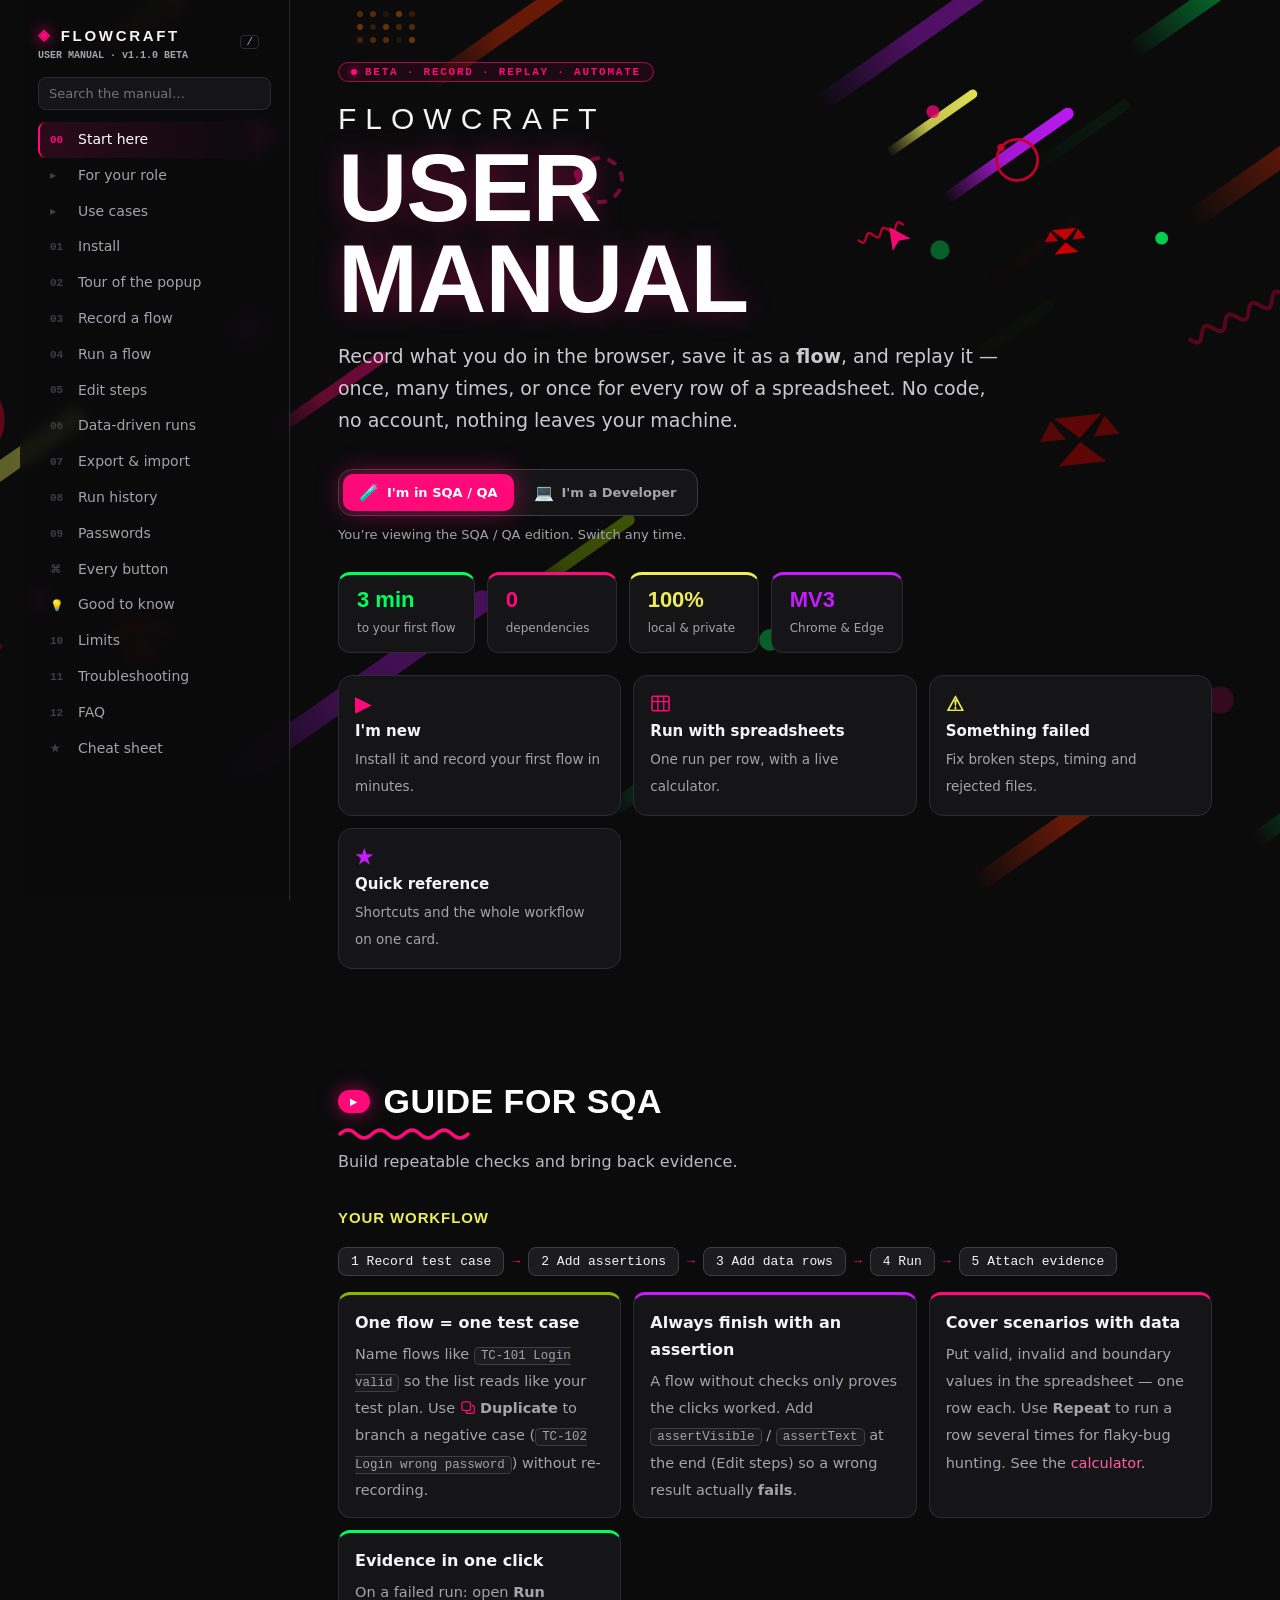
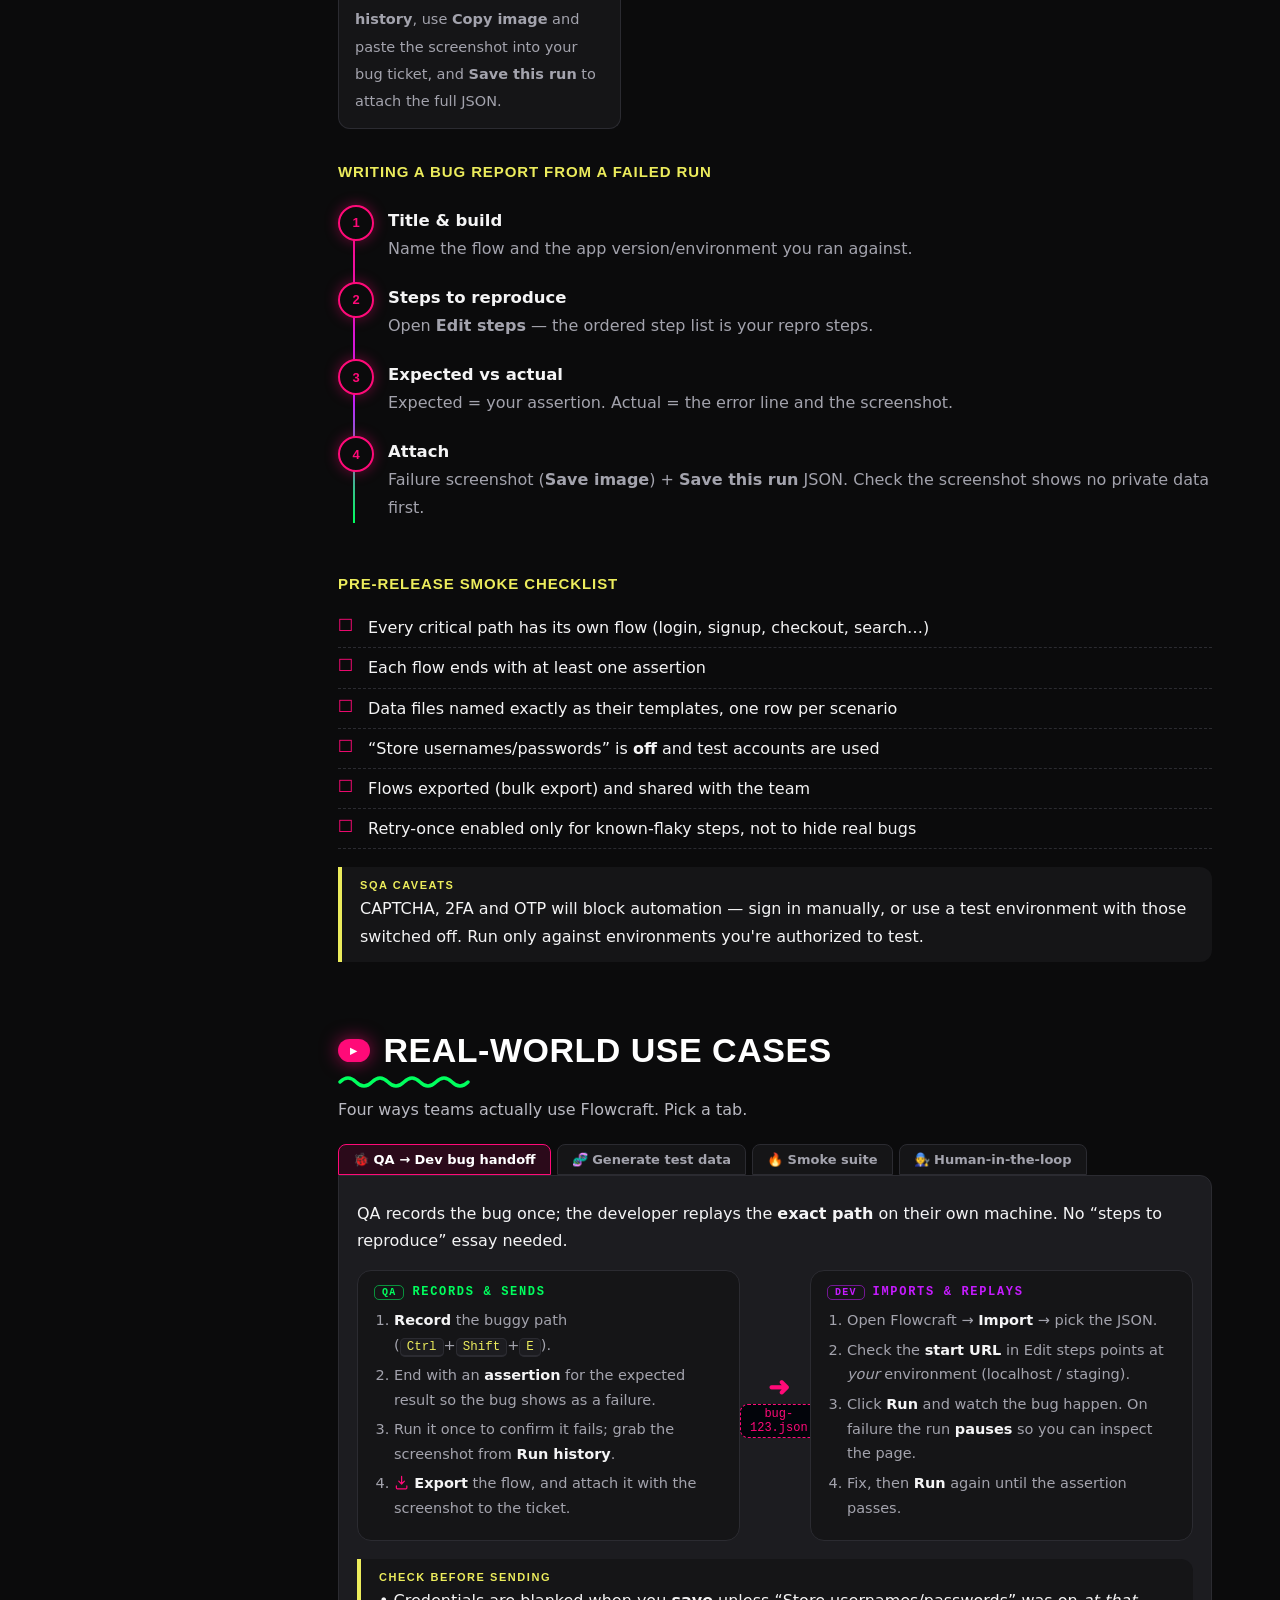
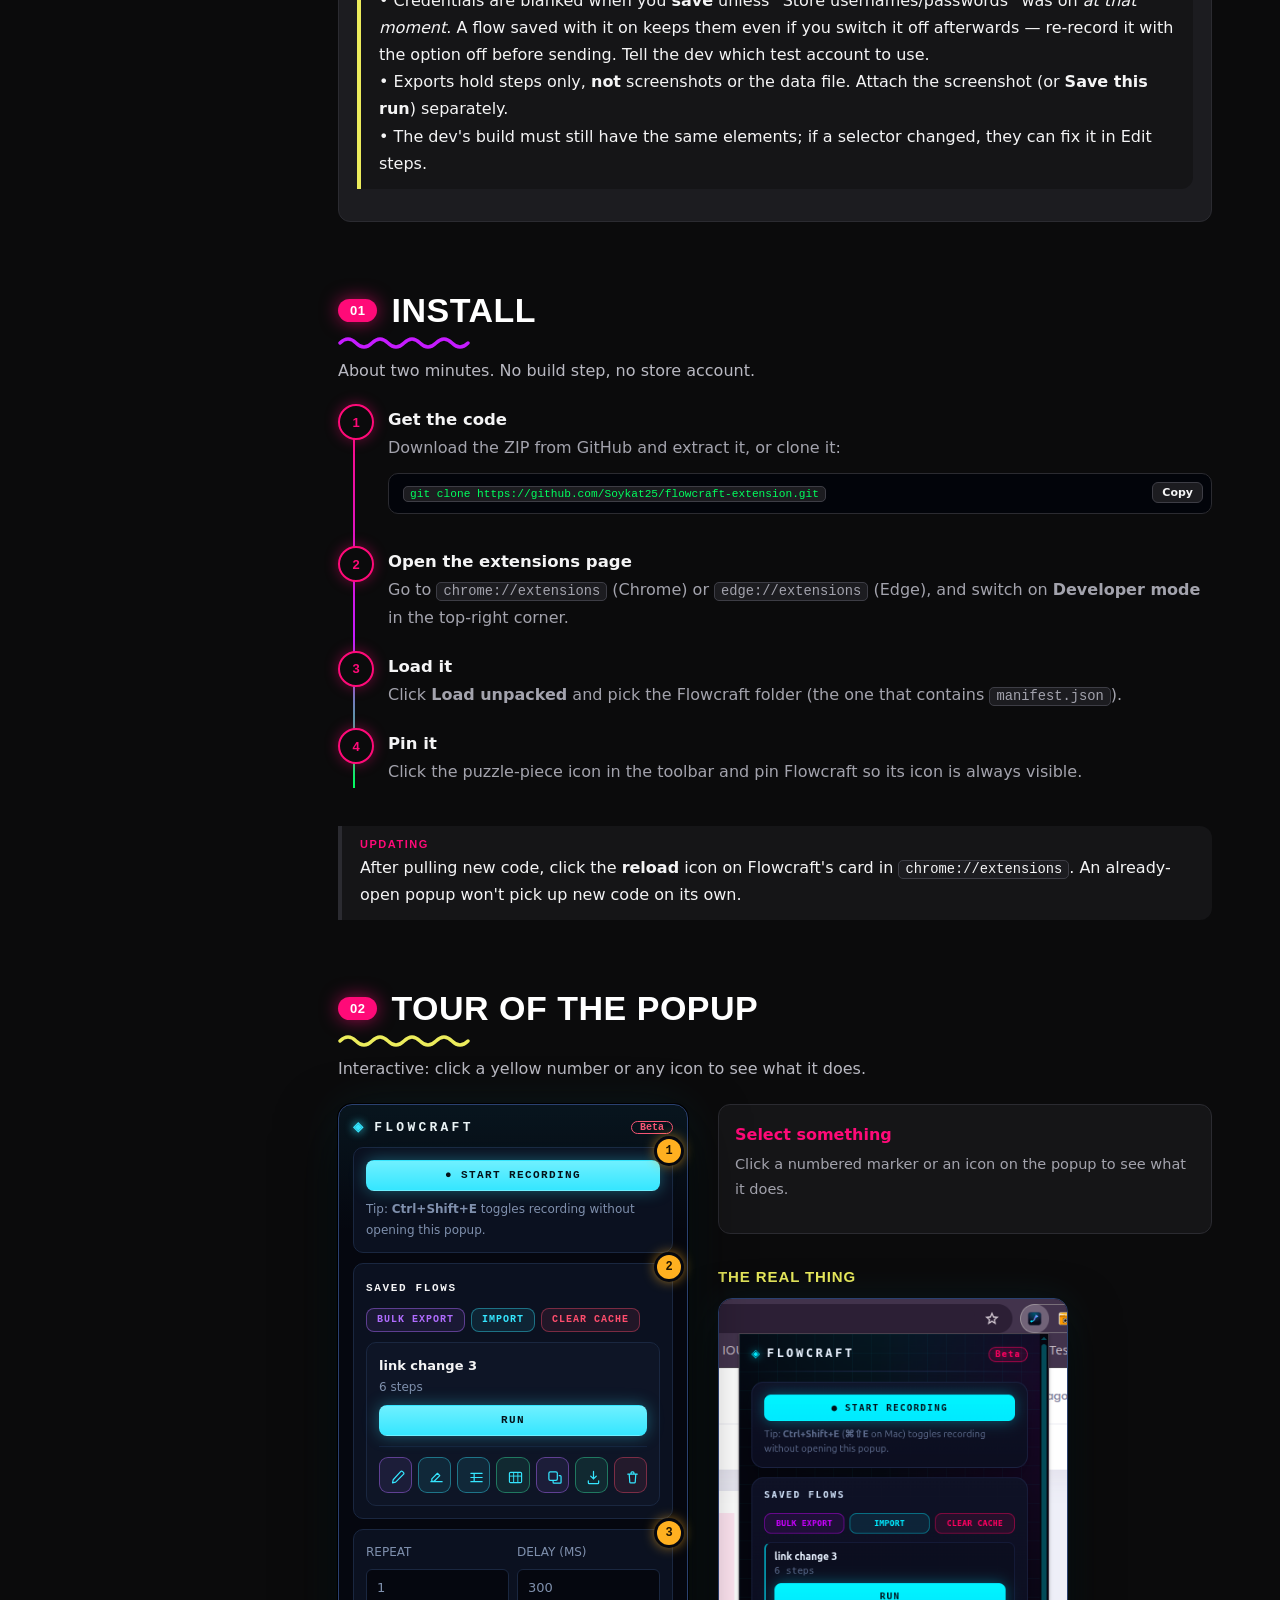
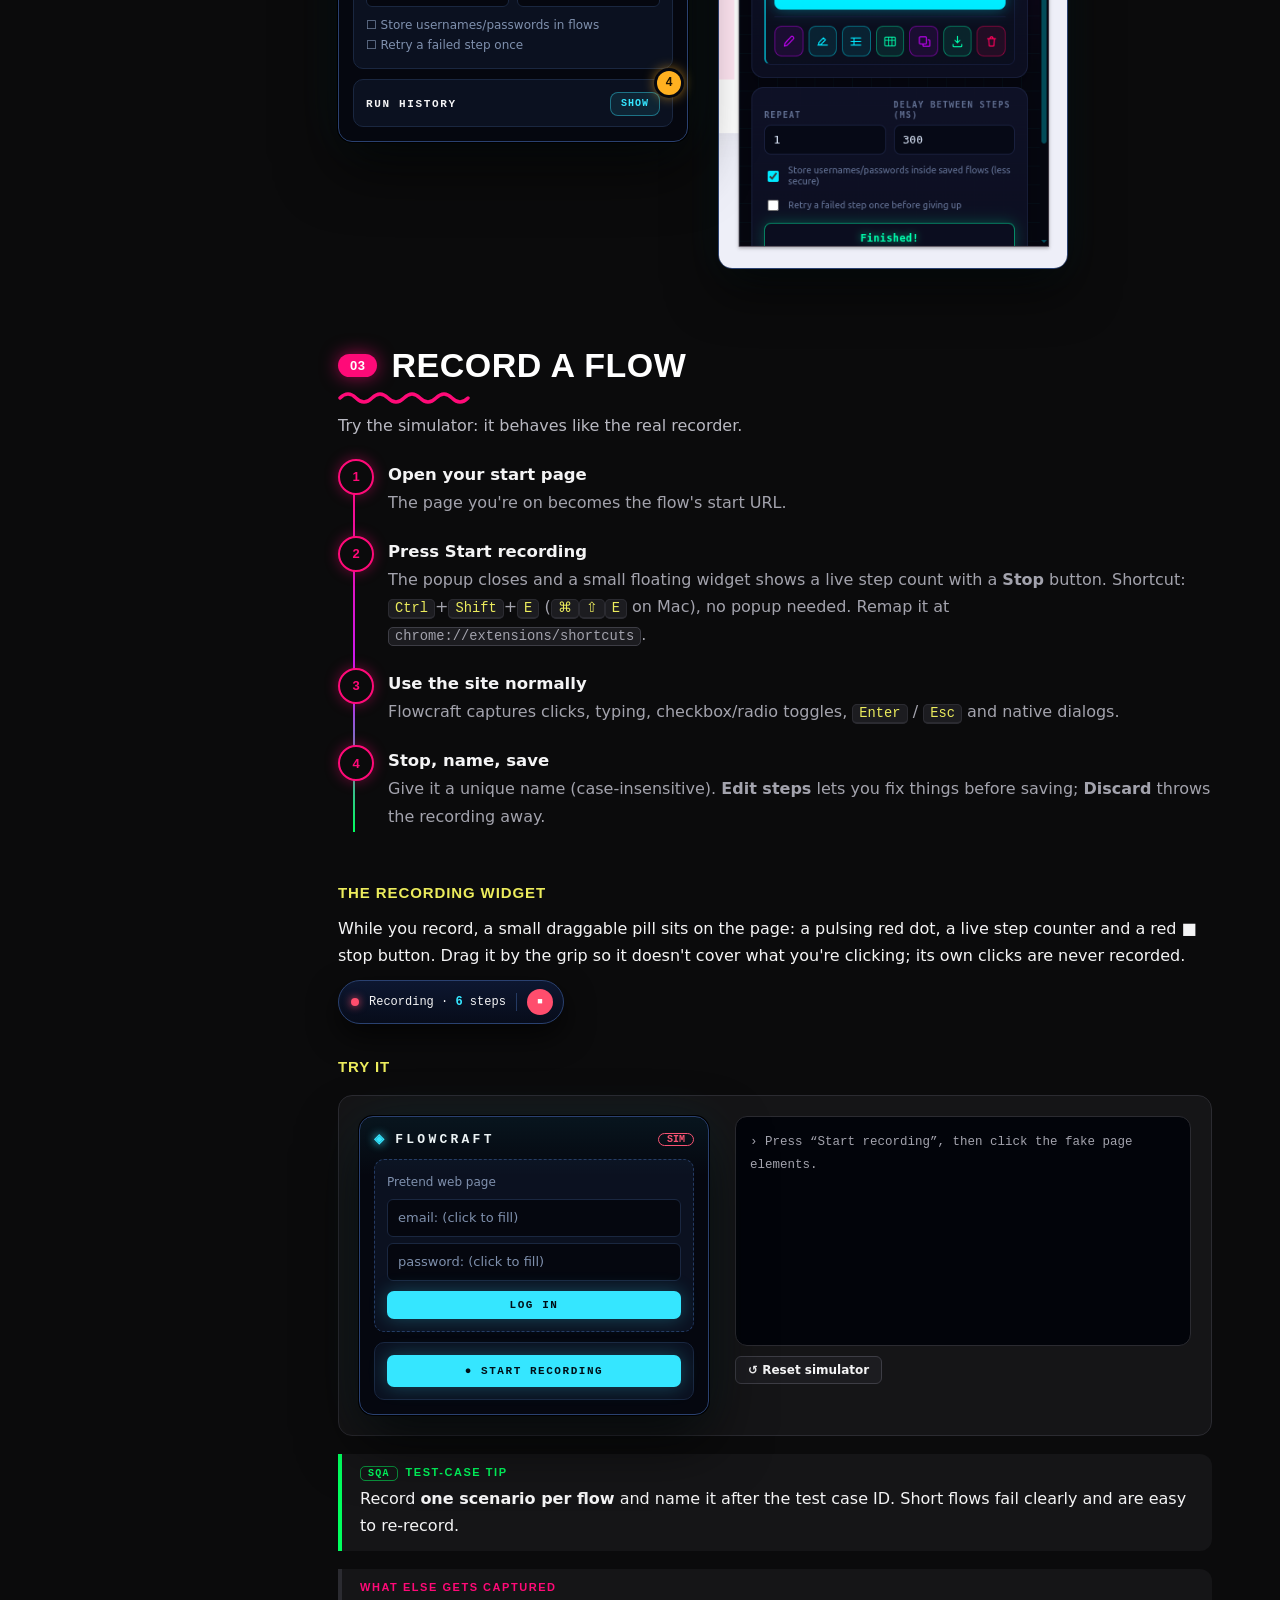
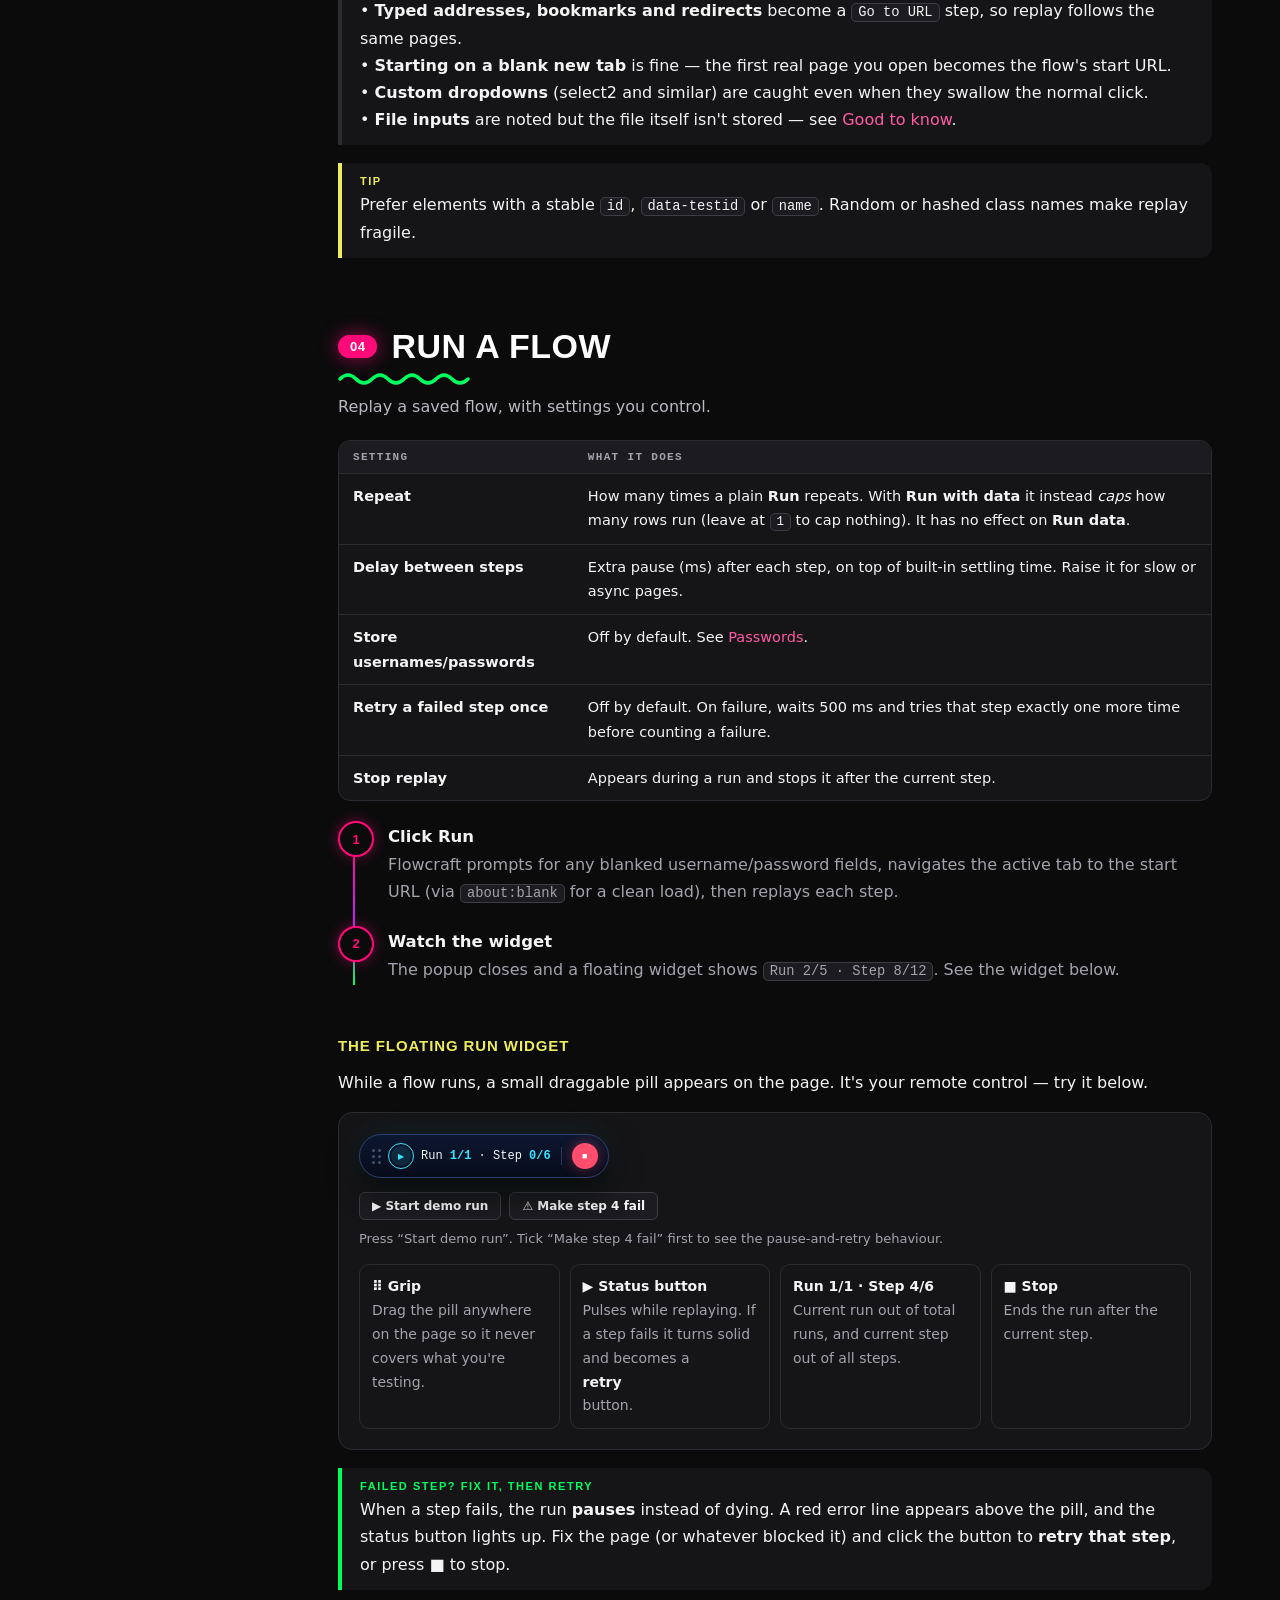
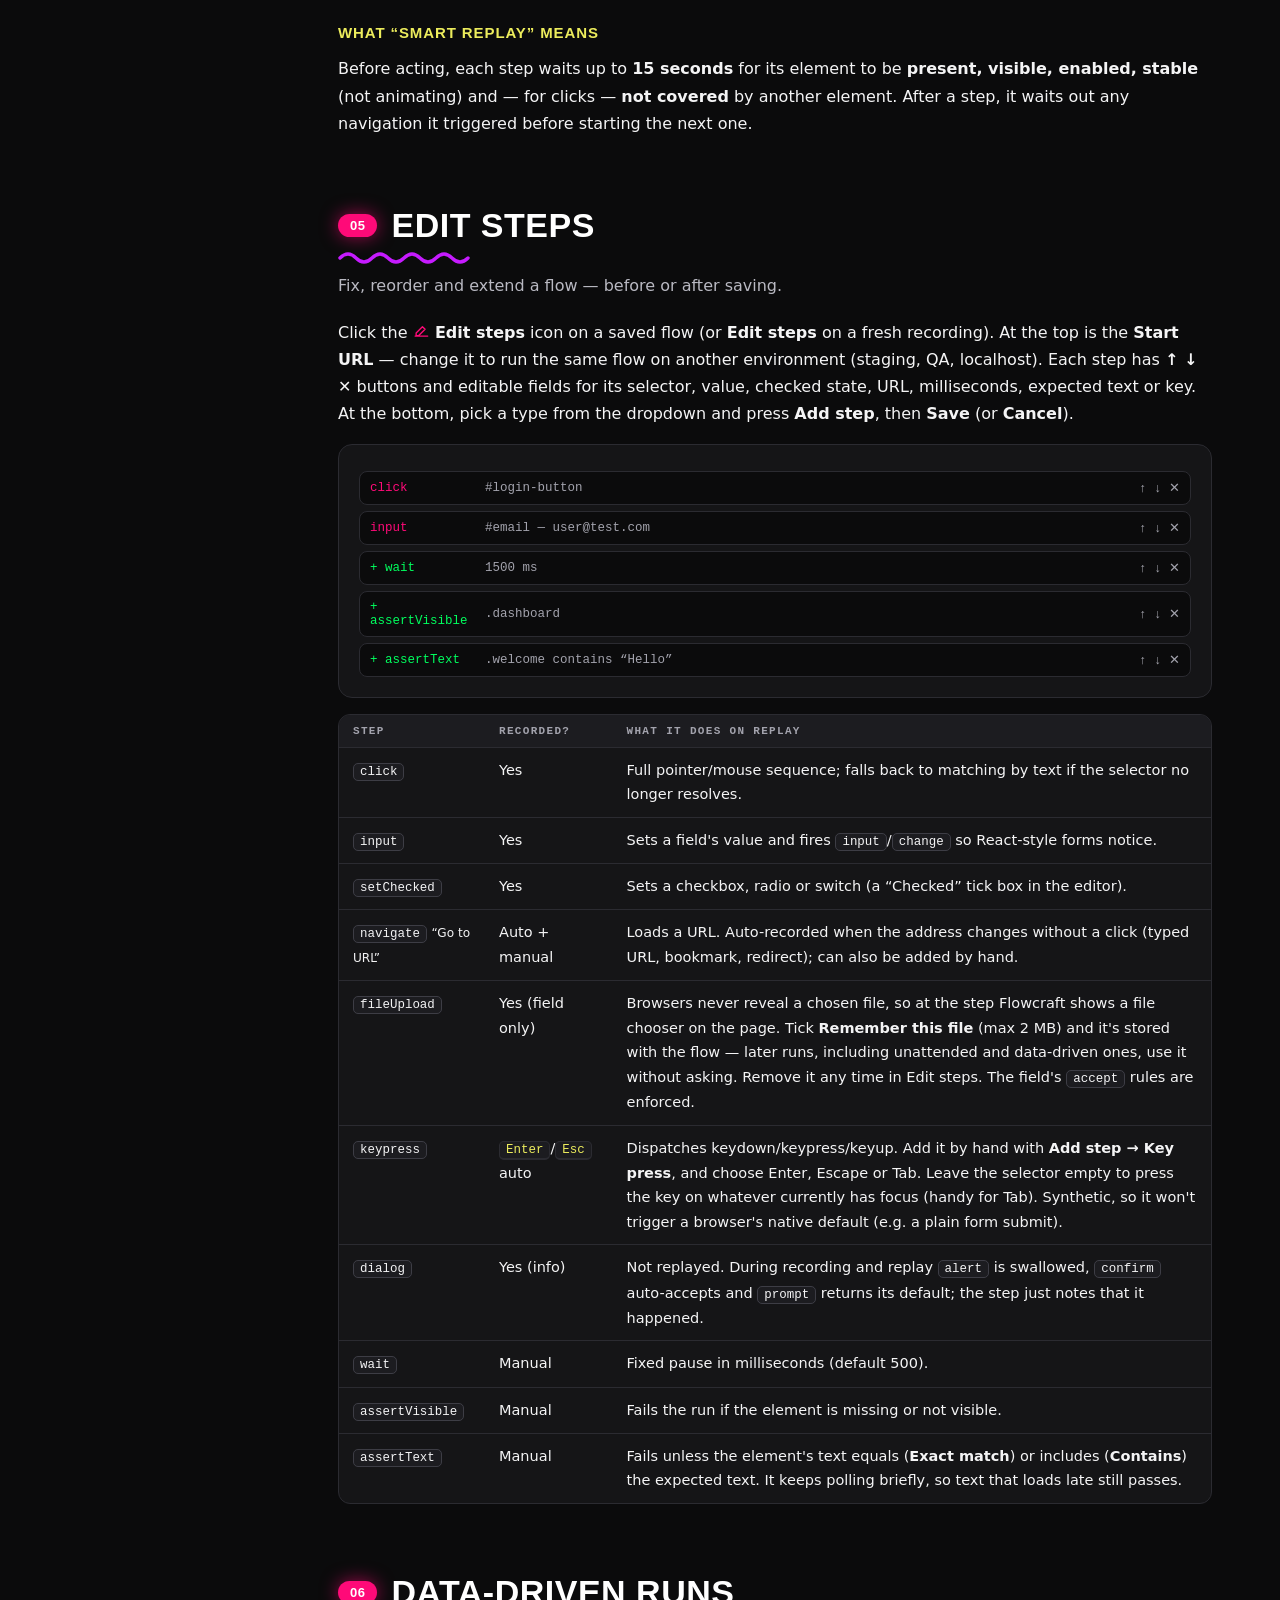
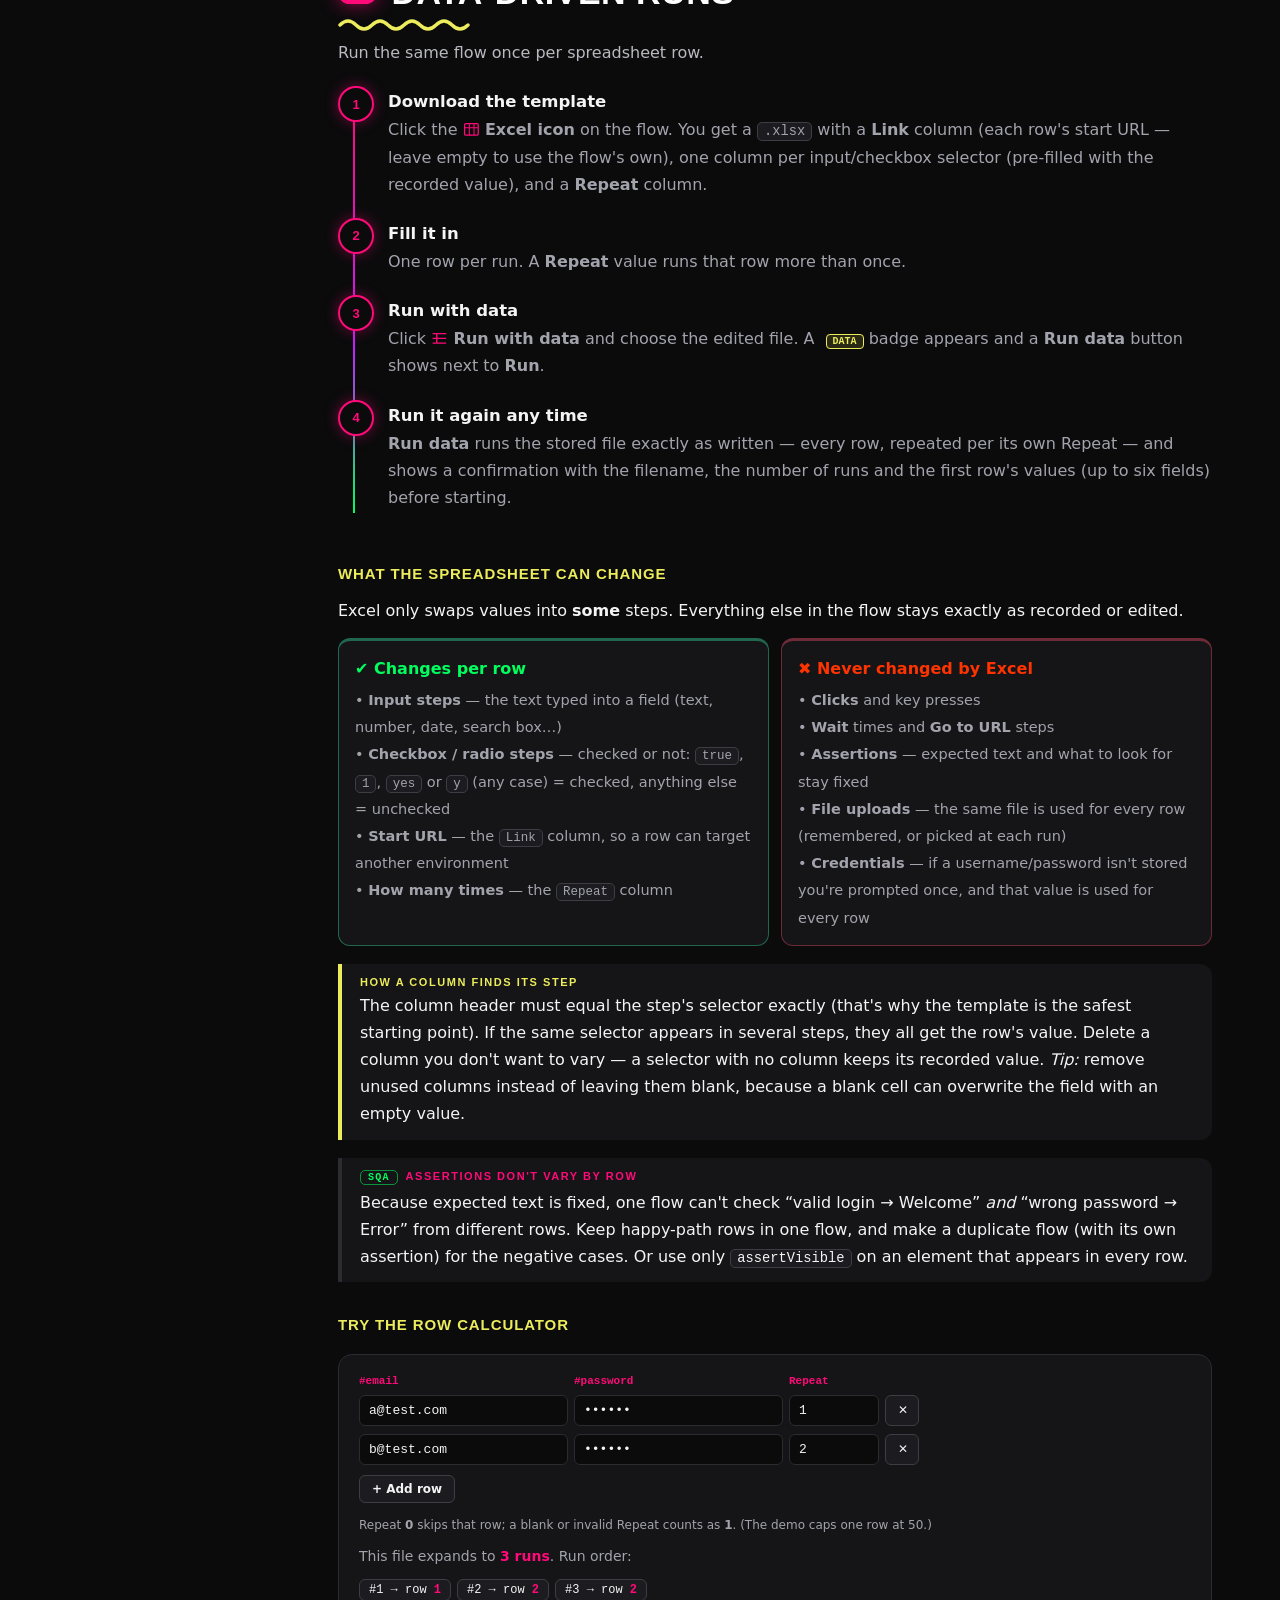
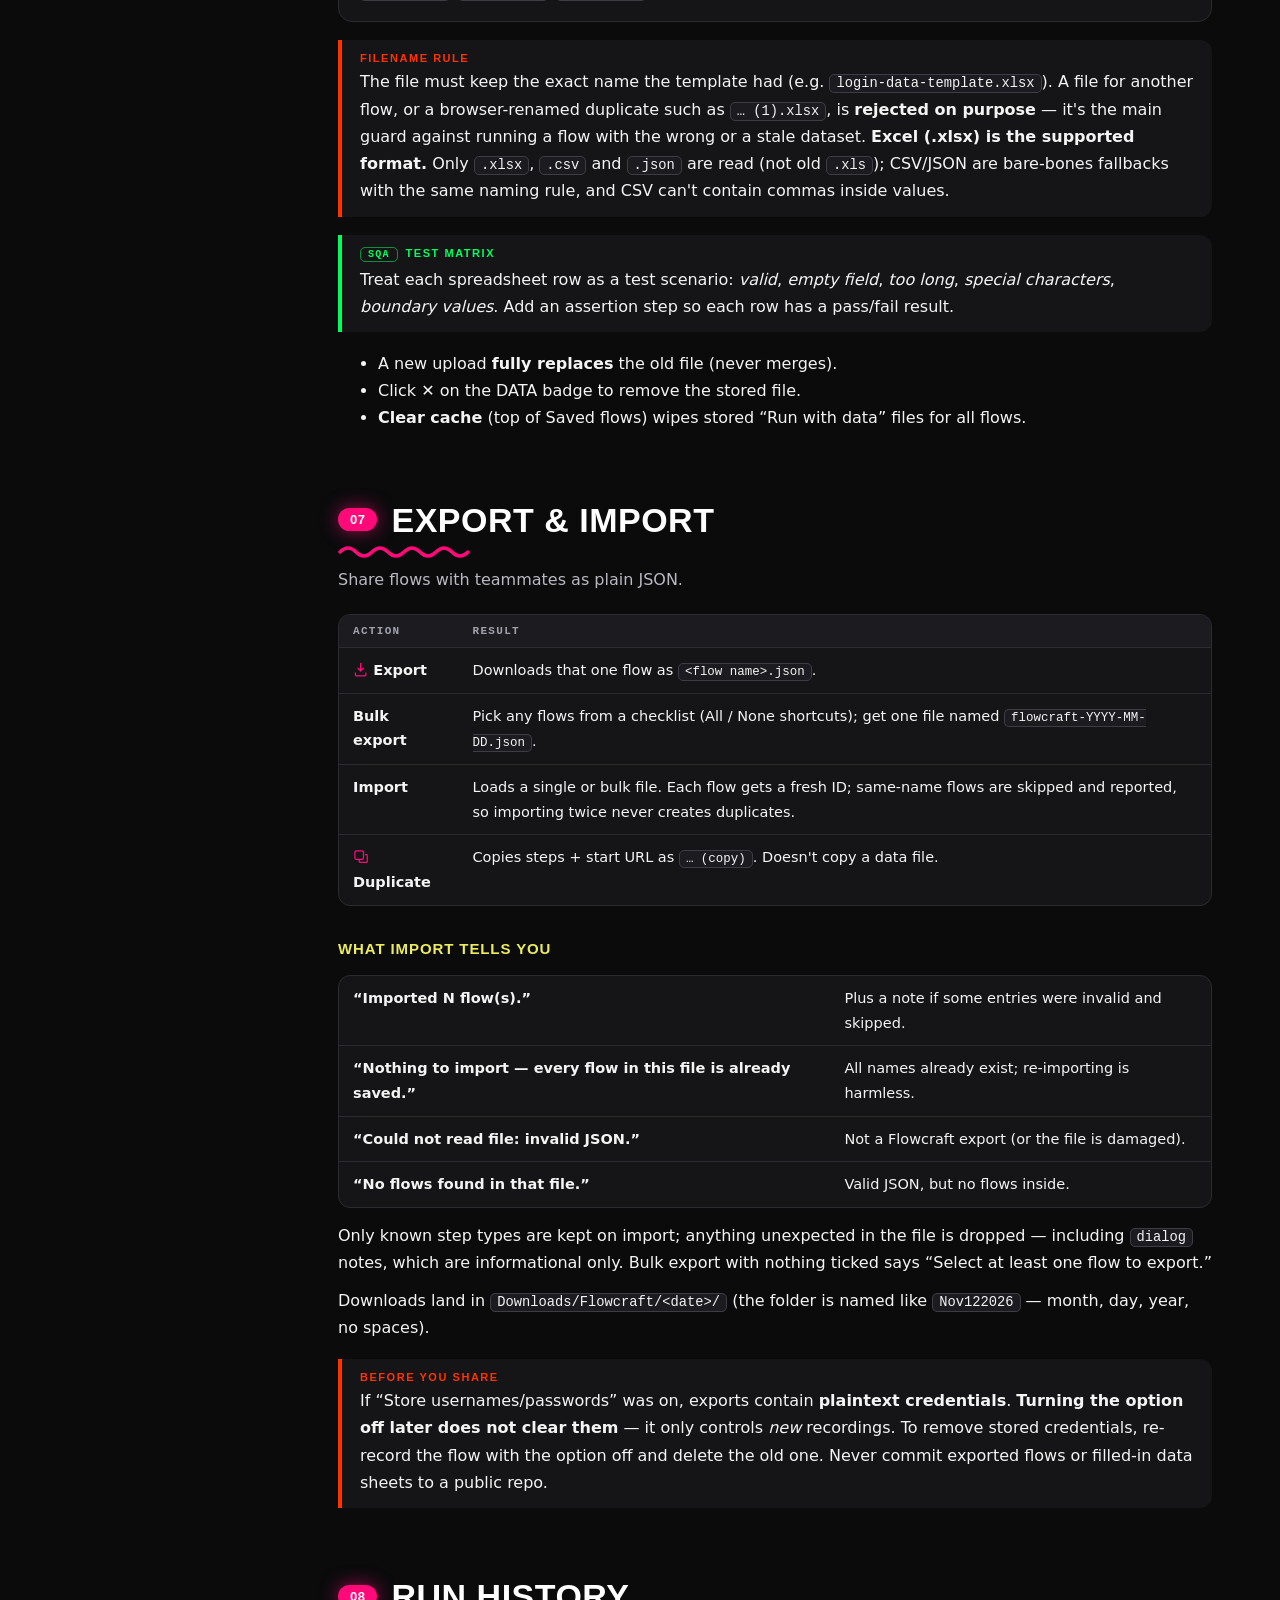
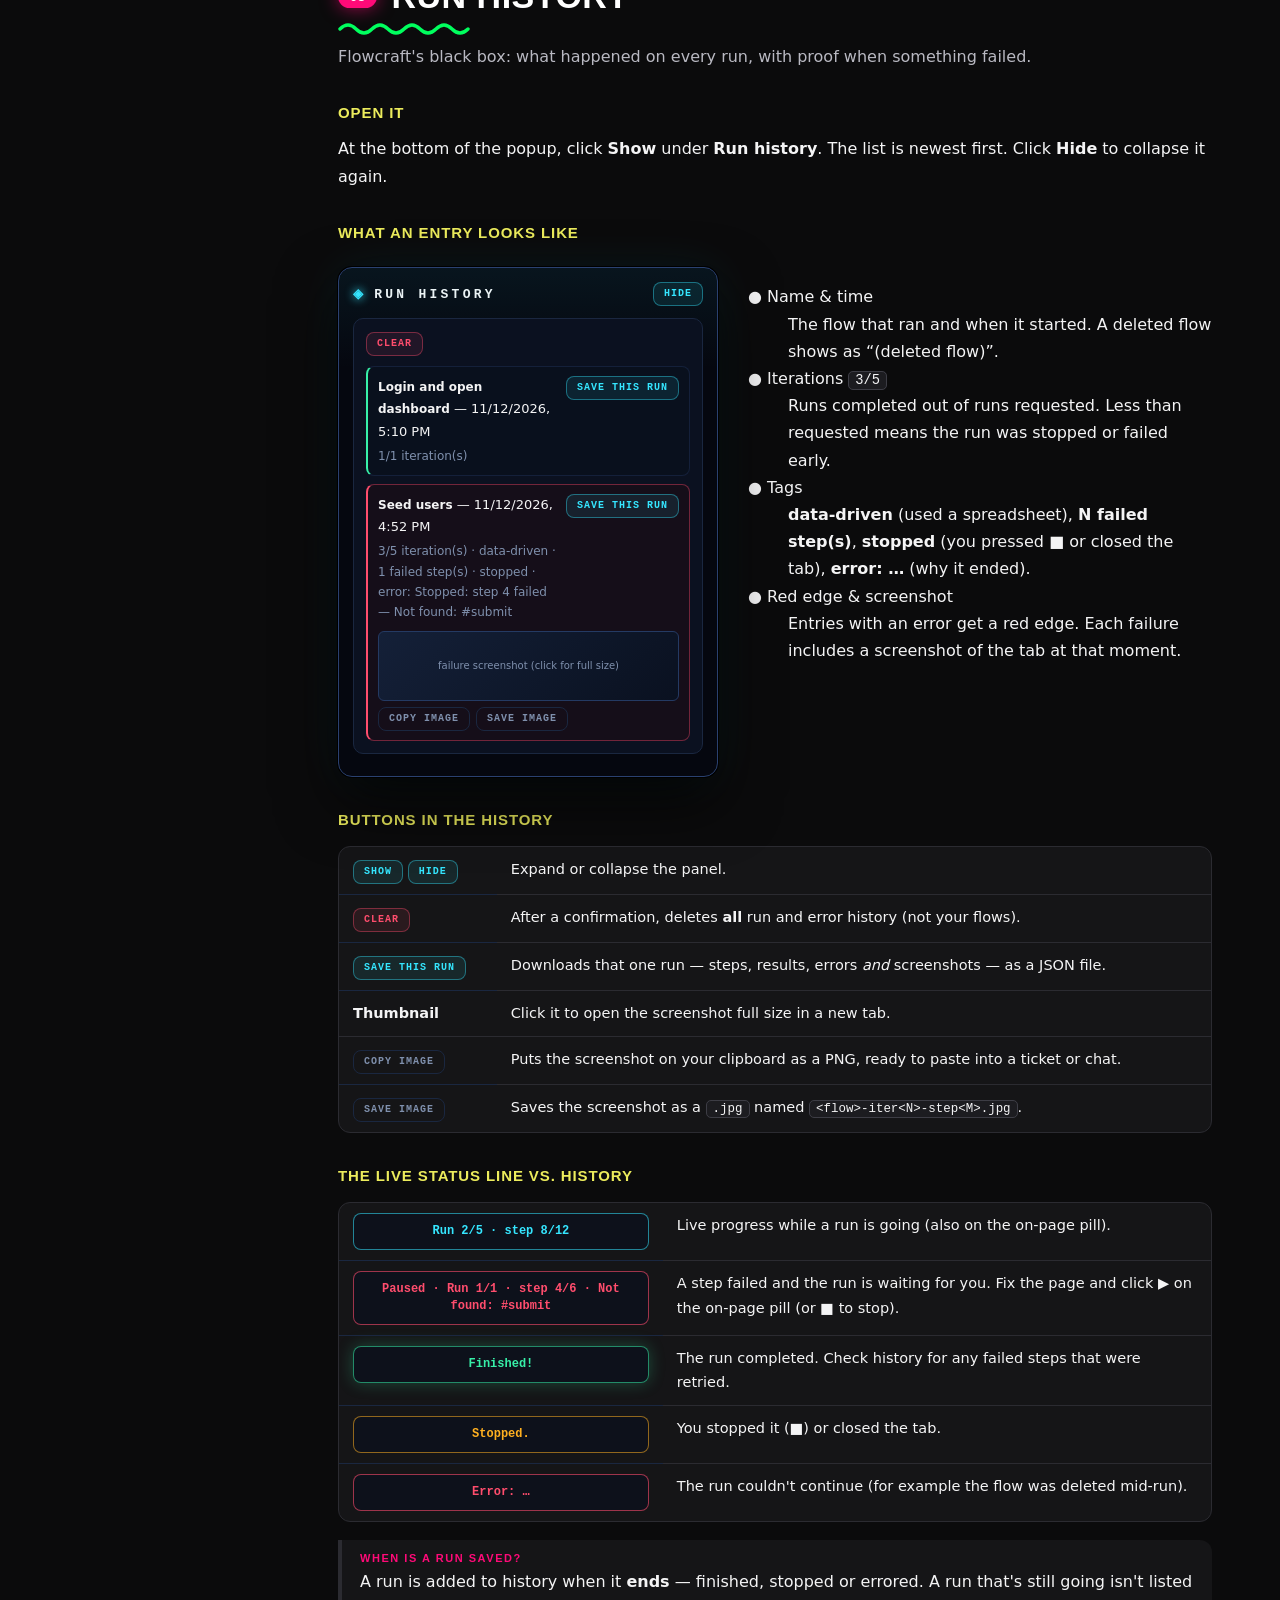
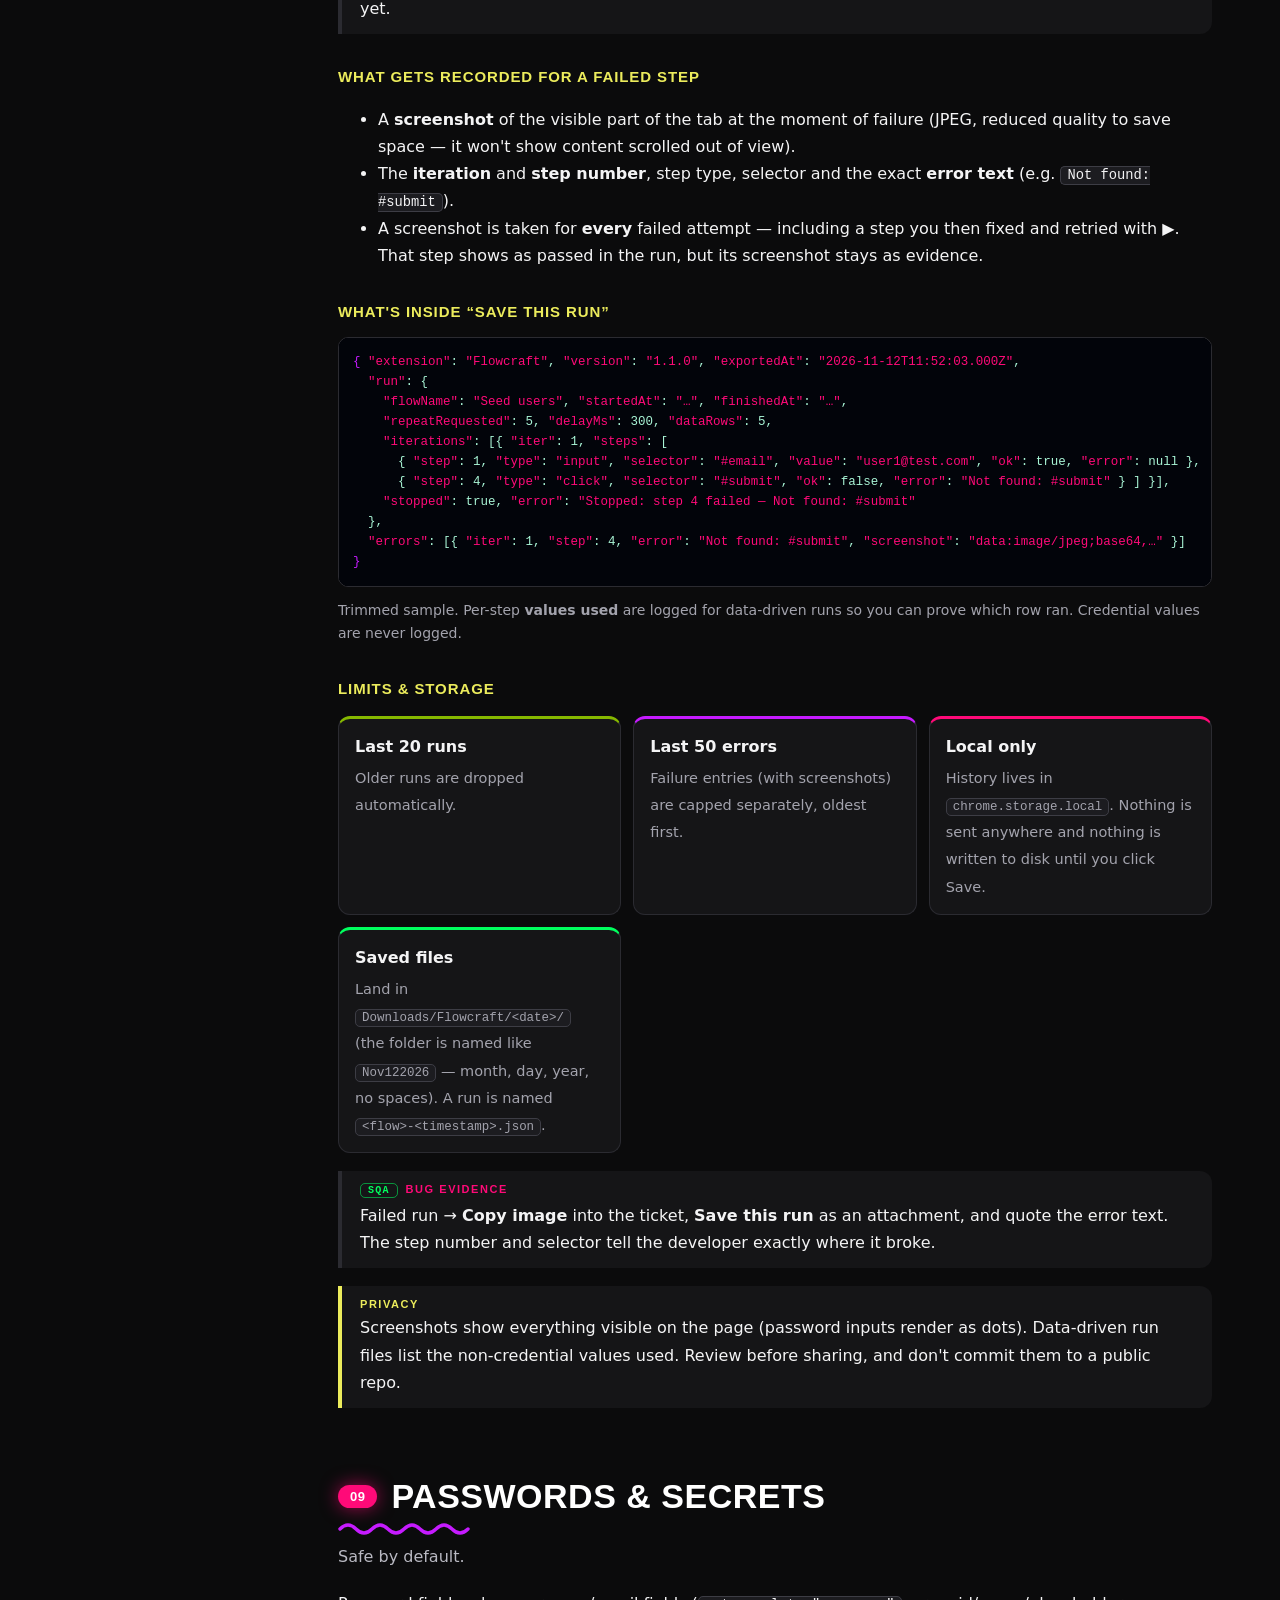
<file: docs/index.html>
<!doctype html>
<html lang="en">
<head>
<meta charset="utf-8">
<meta name="viewport" content="width=device-width, initial-scale=1">
<title>Flowcraft User Manual</title>
<meta name="description" content="Illustrated, interactive user manual for the Flowcraft browser flow recorder.">
<style>
:root{
  --bg:#04060d;--bg2:#080d1a;--panel:#0a1120;--panel2:#0e1730;--line:#1a2845;--line2:#243a63;
  --text:#dbe7f7;--muted:#7f90ad;--cyan:#35e6ff;--violet:#b06cff;--danger:#ff4d6d;--ok:#37f0a8;--warn:#ffb020;
  --mono:ui-monospace,"JetBrains Mono","SF Mono","Cascadia Mono",Consolas,monospace;
  --sans:system-ui,-apple-system,"Segoe UI",Roboto,sans-serif;
}
*{box-sizing:border-box}
html{scroll-behavior:smooth;scroll-padding-top:20px}
body{margin:0;color:var(--text);font:16px/1.7 var(--sans);background:var(--bg);
  background-image:
   radial-gradient(1100px 600px at 80% -10%,#0f3a5a40,transparent 60%),
   radial-gradient(800px 500px at -10% 30%,#3a1a6a30,transparent 60%),
   linear-gradient(#35e6ff08 1px,transparent 1px),linear-gradient(90deg,#35e6ff08 1px,transparent 1px);
  background-size:auto,auto,44px 44px,44px 44px;background-attachment:fixed}
a{color:var(--cyan);text-decoration:none}a:hover{text-decoration:underline}
::selection{background:#35e6ff40}
#progress{position:fixed;top:0;left:0;height:3px;width:0;background:linear-gradient(90deg,var(--cyan),var(--violet));z-index:50;box-shadow:0 0 12px var(--cyan)}

/* layout */
.shell{display:grid;grid-template-columns:270px minmax(0,1fr);max-width:1240px;margin:0 auto}
nav{position:sticky;top:0;align-self:start;height:100vh;padding:26px 18px;border-right:1px solid var(--line);overflow:auto;backdrop-filter:blur(6px)}
.brand{font:800 15px var(--mono);letter-spacing:.22em;display:flex;gap:8px;align-items:center;margin-bottom:6px}
.brand b{color:var(--cyan);text-shadow:0 0 12px var(--cyan)}
.ver{font:600 10px var(--mono);color:var(--muted);margin-bottom:16px}
#q{width:100%;background:var(--panel);border:1px solid var(--line);border-radius:8px;padding:8px 10px;color:var(--text);font:13px var(--sans);outline:none;margin-bottom:12px}
#q:focus{border-color:var(--cyan);box-shadow:0 0 0 3px #35e6ff22}
nav .k{position:absolute;right:30px;top:35px;font:11px var(--mono);color:var(--muted);border:1px solid var(--line);border-radius:4px;padding:0 5px;pointer-events:none}
nav a.l{display:flex;gap:10px;align-items:center;padding:6px 10px;border-radius:8px;color:var(--muted);font-size:14px;border-left:2px solid transparent}
nav a.l i{font:700 11px var(--mono);color:var(--line2);font-style:normal;width:18px}
nav a.l:hover{background:var(--panel2);color:var(--text);text-decoration:none}
nav a.l.on{background:linear-gradient(90deg,#35e6ff18,transparent);color:var(--cyan);border-left-color:var(--cyan)}
nav a.l.on i{color:var(--cyan)}
nav a.l.hide{display:none}
#none{display:none;color:var(--muted);font-size:13px;padding:6px 10px}
main{padding:44px 48px 100px;min-width:0}
@media(max-width:900px){.shell{grid-template-columns:1fr}nav{position:static;height:auto;border:0;border-bottom:1px solid var(--line)}main{padding:26px 16px 70px}nav .k{display:none}}

/* hero */
.hero{position:relative;padding:12px 0 36px}
.tag{display:inline-flex;gap:8px;align-items:center;font:700 11px var(--mono);letter-spacing:.16em;color:var(--danger);border:1px solid #ff4d6d80;background:#ff4d6d10;border-radius:99px;padding:3px 12px}
.tag::before{content:"";width:6px;height:6px;border-radius:50%;background:var(--danger);box-shadow:0 0 8px var(--danger);animation:blink 1.4s infinite}
@keyframes blink{50%{opacity:.2}}
h1{font:800 clamp(34px,5vw,56px)/1.05 var(--sans);letter-spacing:-.03em;margin:18px 0 14px}
h1 .g{background:linear-gradient(90deg,var(--cyan),var(--violet));-webkit-background-clip:text;background-clip:text;color:transparent;filter:drop-shadow(0 0 22px #35e6ff55)}
.lead{color:var(--muted);font-size:19px;max-width:660px}
.stats{display:flex;gap:12px;flex-wrap:wrap;margin:26px 0 8px}
.stat{background:var(--panel);border:1px solid var(--line);border-radius:12px;padding:12px 18px;min-width:130px}
.stat b{display:block;font:800 22px var(--mono);color:var(--cyan)}.stat span{font-size:12px;color:var(--muted)}
.paths{display:grid;grid-template-columns:repeat(auto-fit,minmax(220px,1fr));gap:12px;margin-top:22px}
.path{display:block;background:linear-gradient(160deg,var(--panel2),var(--panel));border:1px solid var(--line);border-radius:14px;padding:16px;color:var(--text);transition:.2s}
.path:hover{border-color:var(--cyan);transform:translateY(-3px);box-shadow:0 10px 30px #35e6ff18;text-decoration:none}
.path b{display:block;font-size:15px}.path span{color:var(--muted);font-size:13.5px}.path em{font:700 20px var(--mono);font-style:normal;color:var(--cyan)}

/* sections */
section{margin-top:68px}
h2{font-size:30px;line-height:1.2;margin:0 0 6px;display:flex;gap:14px;align-items:center;letter-spacing:-.01em}
h2 .n{font:800 13px var(--mono);color:#001018;background:linear-gradient(135deg,var(--cyan),#7df);border-radius:8px;padding:3px 9px;box-shadow:0 0 18px #35e6ff55}
.sub{color:var(--muted);margin:0 0 20px}
h3{font-size:17px;margin:30px 0 8px;color:var(--violet)}
p{margin:10px 0}
code,kbd{font-family:var(--mono);font-size:.86em;background:var(--panel2);border:1px solid var(--line);border-radius:5px;padding:1px 6px}
kbd{border-bottom-width:2px;color:var(--cyan)}
.card{background:linear-gradient(160deg,var(--panel2),var(--panel));border:1px solid var(--line);border-radius:14px;padding:20px;margin:16px 0}
.co{border-left:3px solid var(--cyan);background:var(--panel);padding:12px 16px 12px 18px;border-radius:0 12px 12px 0;margin:18px 0}
.co.warn{border-color:var(--warn)}.co.danger{border-color:var(--danger)}.co.ok{border-color:var(--ok)}
.co>b{display:block;font:800 11px var(--mono);letter-spacing:.14em;margin-bottom:3px;color:var(--cyan)}
.co.warn>b{color:var(--warn)}.co.danger>b{color:var(--danger)}.co.ok>b{color:var(--ok)}
.co p{margin:4px 0 0}

/* steps */
ol.steps{counter-reset:s;list-style:none;padding:0;margin:20px 0;position:relative}
ol.steps::before{content:"";position:absolute;left:15px;top:8px;bottom:18px;width:2px;background:linear-gradient(var(--cyan),var(--violet) 80%,transparent)}
ol.steps li{counter-increment:s;position:relative;padding:2px 0 20px 50px}
ol.steps li::before{content:counter(s);position:absolute;left:0;top:0;width:32px;height:32px;border-radius:50%;background:var(--bg2);border:2px solid var(--cyan);color:var(--cyan);display:grid;place-items:center;font:800 13px var(--mono);box-shadow:0 0 14px #35e6ff44}
ol.steps li b.t{display:block;font-size:16.5px}
ol.steps li span.d{color:var(--muted)}

/* tables */
.tw{overflow:auto;border:1px solid var(--line);border-radius:12px;margin:14px 0}
table{width:100%;border-collapse:collapse;font-size:14.5px}
th,td{text-align:left;padding:10px 14px;border-bottom:1px solid var(--line);vertical-align:top}
tr:last-child td{border-bottom:0}
th{background:var(--panel2);color:var(--muted);font:700 11px var(--mono);letter-spacing:.12em;text-transform:uppercase}
tbody tr:hover td{background:#35e6ff08}

/* popup mock */
.stage{display:flex;gap:30px;flex-wrap:wrap;align-items:flex-start;margin:22px 0}
.mock{width:350px;max-width:100%;background:var(--bg);border:1px solid #2a4170;border-radius:14px;padding:14px;box-shadow:0 0 0 1px #000,0 24px 60px #000b,0 0 50px #35e6ff14;font-size:13px;position:relative}
.mock::before{content:"";position:absolute;inset:0;border-radius:14px;background:linear-gradient(180deg,#35e6ff10,transparent 20%);pointer-events:none}
.mh{display:flex;align-items:center;gap:8px;font:800 13px var(--mono);letter-spacing:.25em;margin-bottom:12px}
.mh i{color:var(--cyan);font-style:normal;text-shadow:0 0 10px var(--cyan)}
.beta{margin-left:auto;font:600 10px var(--mono);letter-spacing:0;color:var(--danger);border:1px solid var(--danger);border-radius:99px;padding:0 8px}
.box{background:var(--panel);border:1px solid var(--line);border-radius:10px;padding:12px;margin-bottom:10px;position:relative}
.mb{display:block;width:100%;text-align:center;border-radius:7px;padding:9px;font:800 11px var(--mono);letter-spacing:.14em;text-transform:uppercase;border:1px solid transparent;cursor:pointer;color:inherit;background:none}
.mb.p{background:var(--cyan);color:#001018;box-shadow:0 0 18px #35e6ff44}.mb.d{background:var(--danger);color:#fff;box-shadow:0 0 18px #ff4d6d44}
.chip{display:inline-block;border-radius:6px;padding:4px 10px;font:800 10px var(--mono);letter-spacing:.1em;text-transform:uppercase;border:1px solid;background:none;cursor:default}
.chip.v{color:var(--violet);border-color:#b06cff80}.chip.c{color:var(--cyan);border-color:#35e6ff80}.chip.r{color:var(--danger);border-color:#ff4d6d80}
.hint{color:var(--muted);font-size:12px;margin-top:8px}
.mi{background:var(--bg);border:1px solid var(--line);border-radius:6px;padding:7px 10px;color:var(--muted);margin-top:6px;font-size:13px}
.icons{display:flex;gap:6px;margin-top:10px;flex-wrap:wrap}
.ic{width:34px;height:34px;border-radius:8px;border:1px solid;display:grid;place-items:center;font-size:14px;cursor:pointer;background:none;transition:.15s;font-family:inherit}
.ic.v{color:var(--violet);border-color:#b06cff80}.ic.c{color:var(--cyan);border-color:#35e6ff80}.ic.g{color:var(--ok);border-color:#37f0a880}.ic.r{color:var(--danger);border-color:#ff4d6d80}
.ic:hover,.ic.on{background:#ffffff14;transform:translateY(-2px);box-shadow:0 0 16px currentColor}
.dot{display:inline-block;width:8px;height:8px;border-radius:50%;background:var(--danger);animation:blink 1s infinite;margin-right:6px;box-shadow:0 0 8px var(--danger)}
.pin{position:absolute;right:-9px;top:-9px;width:24px;height:24px;border-radius:50%;background:var(--warn);color:#201400;font:800 12px var(--mono);display:grid;place-items:center;box-shadow:0 0 0 3px var(--bg),0 0 14px var(--warn);cursor:pointer;border:0;z-index:2}
.pin:hover,.pin.on{transform:scale(1.2)}
.legend{flex:1;min-width:260px}
.info{background:var(--panel);border:1px solid var(--line);border-radius:12px;padding:16px;min-height:130px}
.info h4{margin:0 0 4px;font-size:16px;color:var(--cyan)}.info p{margin:4px 0;color:var(--muted);font-size:14.5px}
.shot{width:350px;max-width:100%;border-radius:14px;border:1px solid #2a4170;box-shadow:0 20px 50px #000a,0 0 40px #35e6ff14}
.badge{font:800 10px var(--mono);background:#ffb02022;color:var(--warn);border:1px solid var(--warn);border-radius:4px;padding:1px 6px;margin-left:6px}

/* tabs */
.tabs{display:flex;gap:6px;flex-wrap:wrap;margin:14px 0 0}
.tabs button{background:var(--panel);border:1px solid var(--line);color:var(--muted);border-radius:8px 8px 0 0;padding:7px 14px;font:600 13px var(--sans);cursor:pointer}
.tabs button.on{color:var(--cyan);border-color:var(--cyan);background:var(--panel2)}
.tp{display:none;border:1px solid var(--line);border-radius:0 12px 12px 12px;background:var(--panel2);padding:14px 18px;margin-bottom:14px}
.tp.on{display:block}

/* code / copy */
.cb{position:relative;background:#02040a;border:1px solid var(--line);border-radius:10px;padding:12px 70px 12px 14px;font:13px var(--mono);color:var(--ok);overflow:auto;margin:12px 0}
.cb button{position:absolute;right:8px;top:8px;background:var(--panel2);border:1px solid var(--line2);color:var(--text);border-radius:6px;font:600 11px var(--sans);padding:3px 9px;cursor:pointer}
.cb button:hover{border-color:var(--cyan);color:var(--cyan)}

/* simulator */
.sim{display:grid;grid-template-columns:350px 1fr;gap:26px;align-items:start}
@media(max-width:860px){.sim{grid-template-columns:1fr}}
.log{background:#02040a;border:1px solid var(--line);border-radius:12px;padding:14px;font:12.5px/1.8 var(--mono);min-height:230px;max-height:300px;overflow:auto}
.log div{animation:in .35s both}.log .t{color:var(--cyan)}.log .s{color:var(--muted)}.log .ok{color:var(--ok)}
@keyframes in{from{opacity:0;transform:translateX(-8px)}}
.fake{background:var(--panel);border:1px dashed var(--line2);border-radius:10px;padding:12px;margin-bottom:10px}
.fake .mi{cursor:text}
.fake button{cursor:pointer}

.step{display:flex;gap:10px;align-items:center;background:var(--bg);border:1px solid var(--line);border-radius:8px;padding:8px 10px;margin-top:6px;font:12.5px var(--mono)}
.step .t{color:var(--cyan);width:105px;flex:none}.step .s{color:var(--muted);flex:1;overflow:hidden;text-overflow:ellipsis;white-space:nowrap}
.step.new .t{color:var(--ok)}.step .m{color:var(--muted)}

/* data calc */
.calc{display:grid;gap:8px;max-width:560px}
.calc .r{display:grid;grid-template-columns:1fr 1fr 90px 34px;gap:6px}
.calc input{background:var(--bg);border:1px solid var(--line);border-radius:6px;color:var(--text);padding:7px 9px;font:13px var(--mono);width:100%;outline:none}
.calc input:focus{border-color:var(--cyan)}
.calc .hd{font:700 11px var(--mono);color:var(--cyan)}
.small{background:var(--panel2);border:1px solid var(--line2);color:var(--text);border-radius:6px;padding:6px 12px;font:600 12px var(--sans);cursor:pointer}
.small:hover{border-color:var(--cyan);color:var(--cyan)}
.seq{display:flex;gap:6px;flex-wrap:wrap;margin-top:10px}
.seq span{font:12px var(--mono);background:var(--panel2);border:1px solid var(--line2);border-radius:6px;padding:3px 9px;animation:in .3s both}
.seq span b{color:var(--cyan)}

/* flow diagram */
.flow{display:flex;gap:8px;flex-wrap:wrap;align-items:center;margin:16px 0;font:13px var(--mono)}
.flow span{background:var(--panel2);border:1px solid var(--line2);border-radius:8px;padding:6px 12px}.flow b{color:var(--cyan)}


/* run widget */
.wdg{display:inline-flex;align-items:center;gap:10px;background:linear-gradient(180deg,#0d1730,#070c1a);border:1px solid #2a4170;border-radius:999px;padding:8px 10px 8px 12px;box-shadow:0 12px 30px #000a,0 0 30px #35e6ff18;font:12px var(--mono);user-select:none;position:relative}
.wdg .grip{display:grid;grid-template-columns:repeat(2,3px);gap:3px;opacity:.5;cursor:grab}.wdg .grip i{width:3px;height:3px;border-radius:50%;background:var(--muted)}
.wdg .play{position:relative;width:20px;height:20px;border-radius:50%;border:0;background:#35e6ff1f;color:var(--cyan);display:grid;place-items:center;font-size:8px;cursor:default}
.wdg .play::after{content:"";position:absolute;inset:-3px;border-radius:50%;border:1px solid var(--cyan);animation:ring 1.4s infinite}
@keyframes ring{from{transform:scale(.8);opacity:.9}to{transform:scale(1.5);opacity:0}}
.wdg.paused .play{background:#35e6ff30;cursor:pointer;width:24px;height:24px;font-size:11px;box-shadow:0 0 16px #35e6ff66}.wdg.paused .play::after{display:none}
.wdg .lb b{color:var(--cyan)}.wdg .dv{width:1px;height:18px;background:var(--line2)}
.wdg .stp{width:26px;height:26px;border-radius:50%;border:0;background:var(--danger);color:#fff;display:grid;place-items:center;font-size:9px;cursor:pointer;box-shadow:0 0 14px #ff4d6d66}
.wdg-err{display:none;margin:0 0 8px;max-width:320px;padding:8px 11px;border-radius:10px;background:#28101a;border:1px solid #ff4d6d73;color:#ffb3c0;font:600 11px/1.4 var(--mono)}
.wdg-err.show{display:block;animation:in .25s both}
.anat{display:grid;grid-template-columns:repeat(auto-fit,minmax(200px,1fr));gap:10px;margin-top:14px}
.anat div{background:var(--panel);border:1px solid var(--line);border-radius:10px;padding:10px 12px;font-size:14px;color:var(--muted)}.anat b{color:var(--text);display:block}


/* role switch */
.roles{display:inline-flex;gap:4px;padding:4px;background:var(--panel);border:1px solid var(--line2);border-radius:14px;margin-top:22px}
.roles button{display:flex;align-items:center;gap:8px;background:none;border:0;border-radius:10px;padding:9px 16px;color:var(--muted);font:700 13px var(--sans);cursor:pointer;transition:.2s}
.roles button em{font-style:normal;font-size:16px}
.roles button:hover{color:var(--text)}
.roles button.on{background:linear-gradient(135deg,#35e6ff26,#b06cff26);color:var(--text);box-shadow:inset 0 0 0 1px var(--cyan),0 0 22px #35e6ff22}
.rolehint{color:var(--muted);font-size:13px;margin-top:8px}
body[data-role="sqa"] .only-dev,body[data-role="dev"] .only-sqa{display:none!important}
.rtag{display:inline-block;font:800 10px var(--mono);letter-spacing:.12em;border-radius:5px;padding:1px 7px;margin-right:8px;border:1px solid}
.rtag.sqa{color:var(--ok);border-color:#37f0a880}.rtag.dev{color:var(--violet);border-color:#b06cff80}
.grid2{display:grid;grid-template-columns:repeat(auto-fit,minmax(260px,1fr));gap:12px;margin:14px 0}
.mini{background:var(--panel);border:1px solid var(--line);border-radius:12px;padding:14px 16px}
.mini>b{display:block;margin-bottom:4px}.mini span{color:var(--muted);font-size:14.5px}
.chk{list-style:none;padding:0;margin:12px 0}.chk li{padding:6px 0 6px 30px;position:relative;border-bottom:1px dashed var(--line)}
.chk li::before{content:"☐";position:absolute;left:0;color:var(--cyan);font-size:17px;line-height:1.4}
.chk li.d::before{content:"☑";color:var(--ok)}
pre.cb2{background:#02040a;border:1px solid var(--line);border-radius:10px;padding:14px;font:12.5px/1.6 var(--mono);color:#a9f5d6;overflow:auto;margin:12px 0;position:relative}
pre.cb2 .k{color:var(--violet)}pre.cb2 .s{color:var(--cyan)}


/* use cases */
.lanes{display:grid;grid-template-columns:1fr 70px 1fr;gap:0;margin:16px 0;align-items:stretch}
@media(max-width:760px){.lanes{grid-template-columns:1fr}.lanes .mid{padding:8px 0}}
.lane{background:var(--panel);border:1px solid var(--line);border-radius:14px;padding:14px 16px}
.lane h5{margin:0 0 8px;font:800 12px var(--mono);letter-spacing:.14em}
.lane.q h5{color:var(--ok)}.lane.d h5{color:var(--violet)}
.lane ol{margin:0;padding-left:20px;color:var(--muted);font-size:14.5px}.lane li{margin:5px 0}.lane li b{color:var(--text)}
.lanes .mid{display:grid;place-items:center;text-align:center;font:700 11px var(--mono);color:var(--cyan)}
.lanes .mid span{display:block;font-size:26px;animation:nudge 1.6s infinite}
@keyframes nudge{50%{transform:translateX(5px)}}
.file{display:inline-block;background:#02040a;border:1px dashed var(--cyan);border-radius:8px;padding:2px 9px;font:12px var(--mono);color:var(--cyan)}
.gen{display:grid;gap:10px;max-width:640px}
.gen label{font:700 11px var(--mono);color:var(--cyan);letter-spacing:.08em;display:block;margin-bottom:3px}
.gen input,.gen textarea{width:100%;background:var(--bg);border:1px solid var(--line);border-radius:8px;color:var(--text);padding:8px 10px;font:13px var(--mono);outline:none}
.gen input:focus,.gen textarea:focus{border-color:var(--cyan)}
.gen textarea{min-height:150px;color:var(--ok);resize:vertical}
.gen .row2{display:grid;grid-template-columns:1fr 1fr 90px;gap:8px}
@media(max-width:600px){.gen .row2{grid-template-columns:1fr}}
.meter{height:10px;border-radius:99px;background:var(--panel2);border:1px solid var(--line);overflow:hidden;margin:6px 0 4px}
.meter i{display:block;height:100%;width:0;background:linear-gradient(90deg,var(--cyan),var(--ok));box-shadow:0 0 12px var(--cyan);transition:width .35s}
.smoke{list-style:none;padding:0;margin:10px 0}
.smoke li{display:flex;align-items:center;gap:12px;background:var(--panel);border:1px solid var(--line);border-radius:10px;padding:9px 12px;margin:6px 0;cursor:pointer;transition:.15s}
.smoke li:hover{border-color:var(--line2)}
.smoke li .bx{width:20px;height:20px;border-radius:6px;border:2px solid var(--line2);display:grid;place-items:center;font-size:12px;color:#001018;flex:none}
.smoke li.ok{border-color:#37f0a860;background:#37f0a80d}.smoke li.ok .bx{background:var(--ok);border-color:var(--ok)}
.smoke li.bad{border-color:#ff4d6d60;background:#ff4d6d0d}.smoke li.bad .bx{background:var(--danger);border-color:var(--danger);color:#fff}
.smoke code{margin-left:auto;font-size:11px}


/* reference table */
.refbar{display:flex;gap:8px;flex-wrap:wrap;align-items:center;margin:12px 0}
.refbar input{flex:1;min-width:200px;background:var(--panel);border:1px solid var(--line);border-radius:8px;padding:8px 12px;color:var(--text);font:14px var(--sans);outline:none}
.refbar input:focus{border-color:var(--cyan)}
.fc{background:var(--panel);border:1px solid var(--line);color:var(--muted);border-radius:99px;padding:4px 12px;font:600 12px var(--sans);cursor:pointer}
.fc.on{color:var(--cyan);border-color:var(--cyan);background:var(--panel2)}
#refTbl td:first-child{white-space:nowrap}
#refTbl .ar{font:700 10px var(--mono);letter-spacing:.1em;color:var(--violet);white-space:nowrap}
#refTbl tr.hide{display:none}
#refCount{color:var(--muted);font-size:13px}
.recw{display:inline-flex;align-items:center;gap:10px;background:linear-gradient(180deg,#0d1730,#070c1a);border:1px solid #2a4170;border-radius:999px;padding:8px 10px 8px 12px;box-shadow:0 12px 30px #000a;font:12px var(--mono)}
.recw .rd{width:8px;height:8px;border-radius:50%;background:var(--danger);box-shadow:0 0 8px var(--danger);animation:blink 1s infinite}
.recw b{color:var(--cyan)}
.cmp td:first-child{font-weight:700}


/* ===== faithful copy of the extension's real button styles (scoped) ===== */
.rb button{cursor:pointer;border:1px solid var(--line);border-radius:8px;padding:9px 13px;background:#10182b;color:var(--text);font:700 11px/1 var(--mono);letter-spacing:1.4px;text-transform:uppercase;transition:transform .06s,box-shadow .15s,border-color .15s,background .15s}
.rb button:hover{border-color:rgba(53,230,255,.5)}
.rb button.primary{border-color:transparent;color:#04121a;background:linear-gradient(180deg,#6ff0ff,var(--cyan));box-shadow:0 0 16px rgba(53,230,255,.35)}
.rb button.danger{border-color:transparent;color:#1a0308;background:linear-gradient(180deg,#ff7d95,var(--danger));box-shadow:0 0 16px rgba(255,77,109,.35)}
.rb button.ghost{background:transparent;color:var(--muted)}
.rb button.block{width:100%}
.rb button.small{padding:6px 10px;font-size:10px;letter-spacing:1px}
.rb button.tint-cyan{color:var(--cyan);border-color:rgba(53,230,255,.4);background:rgba(53,230,255,.09)}
.rb button.tint-violet{color:var(--violet);border-color:rgba(176,108,255,.45);background:rgba(176,108,255,.09)}
.rb button.tint-green{color:var(--ok);border-color:rgba(55,240,168,.4);background:rgba(55,240,168,.09)}
.rb button.tint-danger{color:var(--danger);border-color:rgba(255,77,109,.4);background:rgba(255,77,109,.09)}
.rb button.tint-cyan:hover{background:rgba(53,230,255,.18);box-shadow:0 0 12px rgba(53,230,255,.3)}
.rb button.tint-violet:hover{background:rgba(176,108,255,.18);box-shadow:0 0 12px rgba(176,108,255,.3)}
.rb button.tint-green:hover{background:rgba(55,240,168,.18);box-shadow:0 0 12px rgba(55,240,168,.3)}
.rb button.tint-danger:hover{background:rgba(255,77,109,.18);box-shadow:0 0 12px rgba(255,77,109,.3)}
.rb .icon-btn{flex:1 1 0;min-width:0;height:36px;padding:0;display:flex;align-items:center;justify-content:center;border-radius:9px}
.rb .icon-btn svg{width:15px;height:15px;flex:none;display:block}
.rb .icon-btn.solo{flex:none;width:46px}
.rb .icon-row{display:flex;gap:6px}
.rb .data-run-btn{border-color:rgba(255,176,32,.55);background:linear-gradient(180deg,rgba(255,176,32,.24),rgba(255,176,32,.12));color:#ffd166;box-shadow:0 0 12px rgba(255,176,32,.18)}
.rb .data-badge{display:inline-flex;align-items:center;gap:5px;font:700 9px/1.4 var(--mono);letter-spacing:1.1px;text-transform:uppercase;color:#2a1900;background:linear-gradient(180deg,#ffdd8a,var(--warn));border:1px solid rgba(255,176,32,.8);border-radius:999px;padding:3px 6px 3px 9px;box-shadow:0 0 10px rgba(255,176,32,.55);white-space:nowrap}
.rb .data-badge i{font-style:normal;width:13px;height:13px;border-radius:50%;display:grid;place-items:center;font-size:8px}
.rb .fi{background:#060b16;border:1px solid var(--line);border-radius:8px;padding:9px 10px;color:var(--text);font:13px var(--mono);min-width:150px}
.rb .fi.ph{color:#566683}
.rb .fl{display:block;color:var(--muted);margin-bottom:5px;font:600 10px/1.2 var(--mono);letter-spacing:1.2px;text-transform:uppercase}
.rb .check{display:flex;align-items:center;gap:8px;color:var(--muted);font:500 12px var(--sans)}
.rb .check i{width:15px;height:15px;border:1px solid var(--cyan);border-radius:3px;display:inline-grid;place-items:center;font-style:normal;font-size:11px;color:var(--cyan);flex:none}
.rb .st{font:700 12px/1.4 var(--mono);text-align:center;padding:9px 11px;border-radius:8px;border:1px solid var(--line);background:rgba(10,16,30,.7);min-width:150px}
.rb .st.ok{color:var(--ok);border-color:rgba(55,240,168,.55);box-shadow:0 0 16px rgba(55,240,168,.25)}
.rb .st.run{color:var(--cyan);border-color:rgba(53,230,255,.55)}
.rb .st.err{color:var(--danger);border-color:rgba(255,77,109,.6)}
.rb .thumb{width:70px;height:44px;border-radius:6px;border:1px solid var(--line2);background:linear-gradient(135deg,#142038,#0a1120);display:grid;place-items:center;color:var(--muted);font-size:10px}
.rb .modal{background:var(--panel);border:1px solid var(--line2);border-radius:12px;padding:12px;min-width:200px}
.rb .modal strong{font:700 11px/1 var(--mono);letter-spacing:2px;text-transform:uppercase;color:#cfe0f5;display:block;margin-bottom:8px}
.ico{display:inline-block;vertical-align:-.15em;width:1.05em;height:1.05em;color:var(--cyan)}
.ico svg{width:100%;height:100%;display:block}
.lk{display:flex;gap:8px;flex-wrap:wrap;align-items:center}
#refTbl td.lkc{min-width:180px;max-width:330px}

.rb button.pin{background:var(--warn);color:#201400;border:0;padding:0;letter-spacing:0;text-transform:none;font:800 12px var(--mono);border-radius:50%;width:24px;height:24px;box-shadow:0 0 0 3px var(--bg),0 0 14px var(--warn)}
.rb button{white-space:nowrap}
/* faq */
details{background:var(--panel);border:1px solid var(--line);border-radius:12px;padding:0 16px;margin:8px 0}
summary{cursor:pointer;padding:12px 0;font-weight:600;list-style:none;display:flex;justify-content:space-between;gap:10px}
summary::after{content:"+";color:var(--cyan);font:700 18px var(--mono)}details[open] summary::after{content:"−"}
details[open]{border-color:var(--line2)}details p{color:var(--muted);margin:0 0 14px}
summary::-webkit-details-marker{display:none}

.reveal{opacity:0;transform:translateY(18px);transition:.6s}.reveal.in{opacity:1;transform:none}
@media (prefers-reduced-motion:reduce){*{animation:none!important;transition:none!important}.reveal{opacity:1;transform:none}html{scroll-behavior:auto}}
footer{margin-top:80px;padding-top:22px;border-top:1px solid var(--line);color:var(--muted);font-size:14px;display:flex;justify-content:space-between;flex-wrap:wrap;gap:10px}
#top{position:fixed;right:20px;bottom:20px;width:42px;height:42px;border-radius:50%;background:var(--panel2);border:1px solid var(--cyan);color:var(--cyan);cursor:pointer;font-size:18px;opacity:0;pointer-events:none;transition:.2s;box-shadow:0 0 20px #35e6ff33}
#top.show{opacity:1;pointer-events:auto}
</style>
<style id="theme-memphis">
/* ===== MEMPHIS NEON THEME (matches the repo banner) ===== */
:root{
  --bg:#0b0b0c;--bg2:#111113;--panel:#151517;--panel2:#1c1c20;--line:#2b2b31;--line2:#3d3d45;--line-soft:#232328;
  --text:#f4f4f5;--muted:#a3a3ad;
  --cyan:#ff0a78;--violet:#c61bff;--danger:#ff3300;--ok:#00ff5e;--warn:#ecec5c;
  --display:'Arial Black','Helvetica Neue',Impact,Arial,sans-serif;
}
/* the extension's own UI replicas keep the REAL extension colours */
.rb,.mock,.wdg,.recw,.shot,.wdg-err,.ic,.pin{
  --bg:#05070f;--panel:#0b1120;--panel2:#0e1526;--line:#1a2740;--line2:#243a63;--line-soft:#14203a;
  --text:#dbe7f7;--muted:#7f90ad;--cyan:#35e6ff;--violet:#b06cff;--danger:#ff4d6d;--ok:#37f0a8;--warn:#ffb020;
}
html{background:#0b0b0c}
body{background:transparent;background-image:none}
#memphis{position:fixed;inset:0;width:100%;height:100%;z-index:-1;pointer-events:none;opacity:.42}
::selection{background:#ff0a7866}
#progress{background:linear-gradient(90deg,#ff0a78,#c61bff,#00ff5e);box-shadow:0 0 14px #ff0a78}
nav{background:#0b0b0cd9;border-right:1px solid var(--line)}
.brand{font-family:var(--display);letter-spacing:.18em}
.brand b{color:#ff0a78;text-shadow:0 0 14px #ff0a78}
#q:focus{box-shadow:0 0 0 3px #ff0a7833}
nav a.l.on{background:linear-gradient(90deg,#ff0a7822,transparent);color:#fff;border-left-color:#ff0a78}
nav a.l.on i{color:#ff0a78}

/* hero */
.hero{position:relative;padding-bottom:44px}
.hero>*{position:relative;z-index:1}
.hero .hero-memphis{position:absolute;z-index:0;top:-24px;right:-10px;width:62%;max-width:760px;height:340px;opacity:.95;pointer-events:none}
@media(max-width:900px){.hero .hero-memphis{width:100%;opacity:.35;top:0}}
.tag{color:#ff0a78;border-color:#ff0a7899;background:#ff0a7814}
.tag::before{background:#ff0a78;box-shadow:0 0 8px #ff0a78}
h1{font-family:var(--display);text-transform:uppercase;font-weight:900;font-size:clamp(46px,8vw,96px);line-height:.94;letter-spacing:-.01em;margin:22px 0 16px;color:#fff}
h1 .pre{display:block;font-family:'Helvetica Neue',Arial,sans-serif;font-weight:400;font-size:clamp(18px,2.6vw,30px);letter-spacing:.3em;margin-bottom:10px;color:#f4f4f5}
h1 .g{background:none;-webkit-text-fill-color:#fff;color:#fff;filter:none;text-shadow:0 0 28px #ff0a7855}
.lead{color:#c9c9d1}
.stat{background:var(--panel);border-color:var(--line)}
.stat b{font-family:var(--display);font-weight:900}
.stat:nth-child(1) b{color:#00ff5e}.stat:nth-child(2) b{color:#ff0a78}.stat:nth-child(3) b{color:#ecec5c}.stat:nth-child(4) b{color:#c61bff}
.stat:nth-child(1){border-top:3px solid #00ff5e}.stat:nth-child(2){border-top:3px solid #ff0a78}.stat:nth-child(3){border-top:3px solid #ecec5c}.stat:nth-child(4){border-top:3px solid #c61bff}
.path{background:var(--panel);border-color:var(--line)}
.path:hover{border-color:#ff0a78;box-shadow:0 0 0 1px #ff0a78,0 12px 34px #ff0a7833}
.path em{color:#ff0a78;font-family:var(--display)}
.paths .path:nth-child(2) em{color:#00ff5e}.paths .path:nth-child(3) em{color:#ecec5c}.paths .path:nth-child(4) em{color:#c61bff}
.roles{background:var(--panel);border-color:var(--line2)}
.roles button.on{background:#ff0a78;color:#fff;box-shadow:0 0 24px #ff0a7888}

/* section headings */
h2{font-family:var(--display);font-weight:900;text-transform:uppercase;letter-spacing:.5px;font-size:clamp(24px,3.4vw,34px);position:relative;padding-bottom:20px;color:#fff}
h2 .n{background:#ff0a78;color:#fff;box-shadow:0 0 18px #ff0a7899;font-family:var(--display);font-weight:900;border-radius:999px;padding:4px 12px}
h2::after{content:"";position:absolute;left:0;bottom:2px;width:132px;height:12px;background-repeat:no-repeat;
  background-image:url("data:image/svg+xml,%3Csvg xmlns='http://www.w3.org/2000/svg' width='132' height='12' viewBox='0 0 132 12'%3E%3Cpath d='M2 6 Q 10 -2 18 6 T 34 6 T 50 6 T 66 6 T 82 6 T 98 6 T 114 6 T 130 6' fill='none' stroke='%23ff0a78' stroke-width='3.4' stroke-linecap='round'/%3E%3C/svg%3E")}
section:nth-of-type(4n+2) h2::after{background-image:url("data:image/svg+xml,%3Csvg xmlns='http://www.w3.org/2000/svg' width='132' height='12' viewBox='0 0 132 12'%3E%3Cpath d='M2 6 Q 10 -2 18 6 T 34 6 T 50 6 T 66 6 T 82 6 T 98 6 T 114 6 T 130 6' fill='none' stroke='%2300ff5e' stroke-width='3.4' stroke-linecap='round'/%3E%3C/svg%3E")}
section:nth-of-type(4n+3) h2::after{background-image:url("data:image/svg+xml,%3Csvg xmlns='http://www.w3.org/2000/svg' width='132' height='12' viewBox='0 0 132 12'%3E%3Cpath d='M2 6 Q 10 -2 18 6 T 34 6 T 50 6 T 66 6 T 82 6 T 98 6 T 114 6 T 130 6' fill='none' stroke='%23c61bff' stroke-width='3.4' stroke-linecap='round'/%3E%3C/svg%3E")}
section:nth-of-type(4n) h2::after{background-image:url("data:image/svg+xml,%3Csvg xmlns='http://www.w3.org/2000/svg' width='132' height='12' viewBox='0 0 132 12'%3E%3Cpath d='M2 6 Q 10 -2 18 6 T 34 6 T 50 6 T 66 6 T 82 6 T 98 6 T 114 6 T 130 6' fill='none' stroke='%23ecec5c' stroke-width='3.4' stroke-linecap='round'/%3E%3C/svg%3E")}
h3{font-family:var(--display);font-weight:900;text-transform:uppercase;letter-spacing:.06em;font-size:15px;color:#ecec5c}
.sub{color:#b9b9c2}

/* panels */
.card,.mini,.lane,.info,details,.tw,.co{background:var(--panel);border-color:var(--line)}
.mini{border-top:3px solid #c61bff;transition:.2s}
.mini:hover{transform:translateY(-3px);box-shadow:0 10px 30px #0008}
.grid2 .mini:nth-child(6n+1){border-top-color:#86b800}.grid2 .mini:nth-child(6n+2){border-top-color:#c61bff}
.grid2 .mini:nth-child(6n+3){border-top-color:#ff0a78}.grid2 .mini:nth-child(6n+4){border-top-color:#00ff5e}
.grid2 .mini:nth-child(6n+5){border-top-color:#ecec5c}.grid2 .mini:nth-child(6n+6){border-top-color:#ff3300}
.co{border-left-width:4px}
.co>b{font-family:var(--display);font-weight:900}
th{background:var(--panel2)}
tbody tr:hover td{background:#ff0a780a}
ol.steps::before{background:linear-gradient(#ff0a78,#c61bff 60%,#00ff5e)}
ol.steps li::before{background:#0b0b0c;border-color:#ff0a78;color:#ff0a78;font-family:var(--display);box-shadow:0 0 14px #ff0a7866}
kbd{color:#ecec5c}
code{background:var(--panel2);border-color:var(--line2)}

/* controls */
.fc.on,.tabs button.on{color:#fff;border-color:#ff0a78;background:#ff0a7822}
.tabs button{font-weight:700}
.small{background:var(--panel2);border-color:var(--line2)}
.small:hover{border-color:#ff0a78;color:#ff0a78}
#refQ:focus,.refbar input:focus,.calc input:focus,.gen input:focus{border-color:#ff0a78}
.meter i{background:linear-gradient(90deg,#ff0a78,#c61bff,#00ff5e);box-shadow:0 0 12px #ff0a78}
.smoke li.ok{border-color:#00ff5e66;background:#00ff5e0d}
.smoke li.bad{border-color:#ff330066;background:#ff33000d}
.seq span b{color:#ff0a78}
.log .t{color:#ff0a78}.log .ok{color:#00ff5e}
.badge{color:#ecec5c;border-color:#ecec5c;background:#ecec5c22}
#top{border-color:#ff0a78;color:#ff0a78;box-shadow:0 0 20px #ff0a7855}
.rtag.sqa{color:#00ff5e;border-color:#00ff5e88}.rtag.dev{color:#c61bff;border-color:#c61bff88}
.flow span{border-color:var(--line2)}.flow b{color:#ff0a78}
details[open]{border-color:#ff0a78}
summary::after{color:#ff0a78}
footer a{color:#ff0a78}
a{color:#ff5aa5}

@media (prefers-reduced-motion:reduce){#memphis{opacity:.2}}
</style>
</head>
<body>
<svg id="memphis" aria-hidden="true" xmlns="http://www.w3.org/2000/svg" viewBox="0 0 1600 900" preserveAspectRatio="xMidYMid slice"><defs><linearGradient id="molive" x1="0" y1="0" x2="1" y2="0"><stop offset="0" stop-color="#86b800" stop-opacity="0"/><stop offset="0.45" stop-color="#86b800" stop-opacity="0.85"/><stop offset="1" stop-color="#86b800"/></linearGradient><linearGradient id="myellow" x1="0" y1="0" x2="1" y2="0"><stop offset="0" stop-color="#ecec5c" stop-opacity="0"/><stop offset="0.45" stop-color="#ecec5c" stop-opacity="0.85"/><stop offset="1" stop-color="#ecec5c"/></linearGradient><linearGradient id="mmagenta" x1="0" y1="0" x2="1" y2="0"><stop offset="0" stop-color="#c61bff" stop-opacity="0"/><stop offset="0.45" stop-color="#c61bff" stop-opacity="0.85"/><stop offset="1" stop-color="#c61bff"/></linearGradient><linearGradient id="mred" x1="0" y1="0" x2="1" y2="0"><stop offset="0" stop-color="#ff3300" stop-opacity="0"/><stop offset="0.45" stop-color="#ff3300" stop-opacity="0.85"/><stop offset="1" stop-color="#ff3300"/></linearGradient><linearGradient id="mdarkred" x1="0" y1="0" x2="1" y2="0"><stop offset="0" stop-color="#d10000" stop-opacity="0"/><stop offset="0.45" stop-color="#d10000" stop-opacity="0.85"/><stop offset="1" stop-color="#d10000"/></linearGradient><linearGradient id="mgreen" x1="0" y1="0" x2="1" y2="0"><stop offset="0" stop-color="#00ff5e" stop-opacity="0"/><stop offset="0.45" stop-color="#00ff5e" stop-opacity="0.85"/><stop offset="1" stop-color="#00ff5e"/></linearGradient><linearGradient id="mpink" x1="0" y1="0" x2="1" y2="0"><stop offset="0" stop-color="#ff0a78" stop-opacity="0"/><stop offset="0.45" stop-color="#ff0a78" stop-opacity="0.85"/><stop offset="1" stop-color="#ff0a78"/></linearGradient><linearGradient id="morange" x1="0" y1="0" x2="1" y2="0"><stop offset="0" stop-color="#ff7a00" stop-opacity="0"/><stop offset="0.45" stop-color="#ff7a00" stop-opacity="0.85"/><stop offset="1" stop-color="#ff7a00"/></linearGradient></defs><g transform="translate(160 120) rotate(-35)"><g><animateTransform attributeName="transform" type="translate" values="-380 0;380 0" dur="6.5s" begin="0.0s" repeatCount="indefinite"/><rect x="-150.0" y="-10.0" width="300" height="20" rx="10.0" fill="url(#molive)"><animate attributeName="opacity" values="0;1;1;0" keyTimes="0;0.2;0.75;1" dur="6.5s" begin="0.0s" repeatCount="indefinite"/></rect></g></g><g transform="translate(90 520) rotate(-35)"><g><animateTransform attributeName="transform" type="translate" values="-380 0;380 0" dur="7.2s" begin="1.2s" repeatCount="indefinite"/><rect x="-120.0" y="-9.0" width="240" height="18" rx="9.0" fill="url(#myellow)"><animate attributeName="opacity" values="0;1;1;0" keyTimes="0;0.2;0.75;1" dur="7.2s" begin="1.2s" repeatCount="indefinite"/></rect></g></g><g transform="translate(330 820) rotate(-35)"><g><animateTransform attributeName="transform" type="translate" values="-380 0;380 0" dur="6.0s" begin="0.6s" repeatCount="indefinite"/><rect x="-160.0" y="-11.0" width="320" height="22" rx="11.0" fill="url(#mmagenta)"><animate attributeName="opacity" values="0;1;1;0" keyTimes="0;0.2;0.75;1" dur="6.0s" begin="0.6s" repeatCount="indefinite"/></rect></g></g><g transform="translate(610 70) rotate(-35)"><g><animateTransform attributeName="transform" type="translate" values="-380 0;380 0" dur="5.8s" begin="2.0s" repeatCount="indefinite"/><rect x="-100.0" y="-8.0" width="200" height="16" rx="8.0" fill="url(#mred)"><animate attributeName="opacity" values="0;1;1;0" keyTimes="0;0.2;0.75;1" dur="5.8s" begin="2.0s" repeatCount="indefinite"/></rect></g></g><g transform="translate(700 860) rotate(-35)"><g><animateTransform attributeName="transform" type="translate" values="-380 0;380 0" dur="6.8s" begin="0.3s" repeatCount="indefinite"/><rect x="-110.0" y="-8.0" width="220" height="16" rx="8.0" fill="url(#mgreen)"><animate attributeName="opacity" values="0;1;1;0" keyTimes="0;0.2;0.75;1" dur="6.8s" begin="0.3s" repeatCount="indefinite"/></rect></g></g><g transform="translate(1000 90) rotate(-35)"><g><animateTransform attributeName="transform" type="translate" values="-380 0;380 0" dur="6.2s" begin="1.5s" repeatCount="indefinite"/><rect x="-130.0" y="-9.0" width="260" height="18" rx="9.0" fill="url(#mmagenta)"><animate attributeName="opacity" values="0;1;1;0" keyTimes="0;0.2;0.75;1" dur="6.2s" begin="1.5s" repeatCount="indefinite"/></rect></g></g><g transform="translate(1280 60) rotate(-35)"><g><animateTransform attributeName="transform" type="translate" values="-380 0;380 0" dur="7.0s" begin="0.8s" repeatCount="indefinite"/><rect x="-110.0" y="-9.0" width="220" height="18" rx="9.0" fill="url(#mgreen)"><animate attributeName="opacity" values="0;1;1;0" keyTimes="0;0.2;0.75;1" dur="7.0s" begin="0.8s" repeatCount="indefinite"/></rect></g></g><g transform="translate(1480 130) rotate(-35)"><g><animateTransform attributeName="transform" type="translate" values="-380 0;380 0" dur="6.4s" begin="2.4s" repeatCount="indefinite"/><rect x="-140.0" y="-10.0" width="280" height="20" rx="10.0" fill="url(#mred)"><animate attributeName="opacity" values="0;1;1;0" keyTimes="0;0.2;0.75;1" dur="6.4s" begin="2.4s" repeatCount="indefinite"/></rect></g></g><g transform="translate(1450 560) rotate(-35)"><g><animateTransform attributeName="transform" type="translate" values="-380 0;380 0" dur="7.4s" begin="0.1s" repeatCount="indefinite"/><rect x="-150.0" y="-11.0" width="300" height="22" rx="11.0" fill="url(#mmagenta)"><animate attributeName="opacity" values="0;1;1;0" keyTimes="0;0.2;0.75;1" dur="7.4s" begin="0.1s" repeatCount="indefinite"/></rect></g></g><g transform="translate(1200 840) rotate(-35)"><g><animateTransform attributeName="transform" type="translate" values="-380 0;380 0" dur="6.6s" begin="1.8s" repeatCount="indefinite"/><rect x="-120.0" y="-9.0" width="240" height="18" rx="9.0" fill="url(#mred)"><animate attributeName="opacity" values="0;1;1;0" keyTimes="0;0.2;0.75;1" dur="6.6s" begin="1.8s" repeatCount="indefinite"/></rect></g></g><g transform="translate(1530 760) rotate(-35)"><g><animateTransform attributeName="transform" type="translate" values="-380 0;380 0" dur="5.9s" begin="2.8s" repeatCount="indefinite"/><rect x="-100.0" y="-8.0" width="200" height="16" rx="8.0" fill="url(#mgreen)"><animate attributeName="opacity" values="0;1;1;0" keyTimes="0;0.2;0.75;1" dur="5.9s" begin="2.8s" repeatCount="indefinite"/></rect></g></g><g transform="translate(40 300) rotate(-35)"><g><animateTransform attributeName="transform" type="translate" values="-380 0;380 0" dur="5.6s" begin="3.1s" repeatCount="indefinite"/><rect x="-80.0" y="-7.0" width="160" height="14" rx="7.0" fill="url(#mmagenta)"><animate attributeName="opacity" values="0;1;1;0" keyTimes="0;0.2;0.75;1" dur="5.6s" begin="3.1s" repeatCount="indefinite"/></rect></g></g><g transform="translate(860 470) rotate(-35)"><g><animateTransform attributeName="transform" type="translate" values="-380 0;380 0" dur="6.9s" begin="3.4s" repeatCount="indefinite"/><rect x="-75.0" y="-6.0" width="150" height="12" rx="6.0" fill="url(#molive)"><animate attributeName="opacity" values="0;1;1;0" keyTimes="0;0.2;0.75;1" dur="6.9s" begin="3.4s" repeatCount="indefinite"/></rect></g></g><g transform="translate(480 400) rotate(-35)"><g><animateTransform attributeName="transform" type="translate" values="-380 0;380 0" dur="6.3s" begin="2.2s" repeatCount="indefinite"/><rect x="-70.0" y="-6.0" width="140" height="12" rx="6.0" fill="url(#mpink)"><animate attributeName="opacity" values="0;1;1;0" keyTimes="0;0.2;0.75;1" dur="6.3s" begin="2.2s" repeatCount="indefinite"/></rect></g></g><g transform="translate(250 40) rotate(-18)"><g><animateTransform attributeName="transform" type="translate" values="0 0;6 -3;0 0;-5 3;0 0" dur="2.0s" begin="0.0s" repeatCount="indefinite"/><path d="M0.0 0.0 L2.0 2.8 L4.0 4.9 L6.0 6.0 L8.0 5.6 L10.0 4.0 L12.0 1.4 L14.0 -1.4 L16.0 -4.0 L18.0 -5.6 L20.0 -6.0 L22.0 -4.9 L24.0 -2.8 L26.0 0.0 L28.0 2.8 L30.0 4.9 L32.0 6.0 L34.0 5.6 L36.0 4.0 L38.0 1.4 L40.0 -1.4 L42.0 -4.0 L44.0 -5.6 L46.0 -6.0 L48.0 -4.9 L50.0 -2.8 L52.0 0.0 L54.0 2.8 L56.0 4.9 L58.0 6.0 L60.0 5.6 L62.0 4.0 L64.0 1.4 L66.0 -1.4 L68.0 -4.0 L70.0 -5.6 L72.0 -6.0 L74.0 -4.9 L76.0 -2.8 L78.0 -0.0 L80.0 2.8 L82.0 4.9 L84.0 6.0 L86.0 5.6 L88.0 4.0 L90.0 1.4 L92.0 -1.4 L94.0 -4.0 L96.0 -5.6 L98.0 -6.0 L100.0 -4.9 L102.0 -2.8 L104.0 0.0" fill="none" stroke="#c0002f" stroke-width="4" stroke-linecap="round" stroke-linejoin="round"/></g></g><g transform="translate(60 690) rotate(-22)"><g><animateTransform attributeName="transform" type="translate" values="0 0;6 -3;0 0;-5 3;0 0" dur="2.2s" begin="0.4s" repeatCount="indefinite"/><path d="M0.0 0.0 L2.0 2.8 L4.0 4.9 L6.0 6.0 L8.0 5.6 L10.0 4.0 L12.0 1.4 L14.0 -1.4 L16.0 -4.0 L18.0 -5.6 L20.0 -6.0 L22.0 -4.9 L24.0 -2.8 L26.0 0.0 L28.0 2.8 L30.0 4.9 L32.0 6.0 L34.0 5.6 L36.0 4.0 L38.0 1.4 L40.0 -1.4 L42.0 -4.0 L44.0 -5.6 L46.0 -6.0 L48.0 -4.9 L50.0 -2.8 L52.0 0.0 L54.0 2.8 L56.0 4.9 L58.0 6.0 L60.0 5.6 L62.0 4.0 L64.0 1.4 L66.0 -1.4 L68.0 -4.0 L70.0 -5.6 L72.0 -6.0 L74.0 -4.9 L76.0 -2.8 L78.0 -0.0 L80.0 2.8 L82.0 4.9 L84.0 6.0 L86.0 5.6 L88.0 4.0 L90.0 1.4 L92.0 -1.4 L94.0 -4.0 L96.0 -5.6 L98.0 -6.0 L100.0 -4.9 L102.0 -2.8 L104.0 0.0" fill="none" stroke="#c0002f" stroke-width="4" stroke-linecap="round" stroke-linejoin="round"/></g></g><g transform="translate(560 760) rotate(-22)"><g><animateTransform attributeName="transform" type="translate" values="0 0;6 -3;0 0;-5 3;0 0" dur="1.9s" begin="0.9s" repeatCount="indefinite"/><path d="M0.0 0.0 L2.0 2.8 L4.0 4.9 L6.0 6.0 L8.0 5.6 L10.0 4.0 L12.0 1.4 L14.0 -1.4 L16.0 -4.0 L18.0 -5.6 L20.0 -6.0 L22.0 -4.9 L24.0 -2.8 L26.0 0.0 L28.0 2.8 L30.0 4.9 L32.0 6.0 L34.0 5.6 L36.0 4.0 L38.0 1.4 L40.0 -1.4 L42.0 -4.0 L44.0 -5.6 L46.0 -6.0 L48.0 -4.9 L50.0 -2.8 L52.0 0.0 L54.0 2.8 L56.0 4.9 L58.0 6.0 L60.0 5.6 L62.0 4.0 L64.0 1.4 L66.0 -1.4 L68.0 -4.0 L70.0 -5.6 L72.0 -6.0 L74.0 -4.9 L76.0 -2.8 L78.0 -0.0 L80.0 2.8 L82.0 4.9 L84.0 6.0 L86.0 5.6 L88.0 4.0 L90.0 1.4 L92.0 -1.4 L94.0 -4.0 L96.0 -5.6 L98.0 -6.0 L100.0 -4.9 L102.0 -2.8 L104.0 0.0" fill="none" stroke="#c0002f" stroke-width="4" stroke-linecap="round" stroke-linejoin="round"/></g></g><g transform="translate(1350 340) rotate(-26)"><g><animateTransform attributeName="transform" type="translate" values="0 0;6 -3;0 0;-5 3;0 0" dur="2.1s" begin="0.2s" repeatCount="indefinite"/><path d="M0.0 0.0 L2.0 2.8 L4.0 4.9 L6.0 6.0 L8.0 5.6 L10.0 4.0 L12.0 1.4 L14.0 -1.4 L16.0 -4.0 L18.0 -5.6 L20.0 -6.0 L22.0 -4.9 L24.0 -2.8 L26.0 0.0 L28.0 2.8 L30.0 4.9 L32.0 6.0 L34.0 5.6 L36.0 4.0 L38.0 1.4 L40.0 -1.4 L42.0 -4.0 L44.0 -5.6 L46.0 -6.0 L48.0 -4.9 L50.0 -2.8 L52.0 0.0 L54.0 2.8 L56.0 4.9 L58.0 6.0 L60.0 5.6 L62.0 4.0 L64.0 1.4 L66.0 -1.4 L68.0 -4.0 L70.0 -5.6 L72.0 -6.0 L74.0 -4.9 L76.0 -2.8 L78.0 -0.0 L80.0 2.8 L82.0 4.9 L84.0 6.0 L86.0 5.6 L88.0 4.0 L90.0 1.4 L92.0 -1.4 L94.0 -4.0 L96.0 -5.6 L98.0 -6.0 L100.0 -4.9 L102.0 -2.8 L104.0 0.0" fill="none" stroke="#c0002f" stroke-width="4" stroke-linecap="round" stroke-linejoin="round"/></g></g><g transform="translate(1480 20) rotate(-20)"><g><animateTransform attributeName="transform" type="translate" values="0 0;6 -3;0 0;-5 3;0 0" dur="2.3s" begin="0.6s" repeatCount="indefinite"/><path d="M0.0 0.0 L2.0 2.8 L4.0 4.9 L6.0 6.0 L8.0 5.6 L10.0 4.0 L12.0 1.4 L14.0 -1.4 L16.0 -4.0 L18.0 -5.6 L20.0 -6.0 L22.0 -4.9 L24.0 -2.8 L26.0 0.0 L28.0 2.8 L30.0 4.9 L32.0 6.0 L34.0 5.6 L36.0 4.0 L38.0 1.4 L40.0 -1.4 L42.0 -4.0 L44.0 -5.6 L46.0 -6.0 L48.0 -4.9 L50.0 -2.8 L52.0 0.0 L54.0 2.8 L56.0 4.9 L58.0 6.0 L60.0 5.6 L62.0 4.0 L64.0 1.4 L66.0 -1.4 L68.0 -4.0 L70.0 -5.6 L72.0 -6.0 L74.0 -4.9 L76.0 -2.8 L78.0 -0.0" fill="none" stroke="#c0002f" stroke-width="4" stroke-linecap="round" stroke-linejoin="round"/></g></g><g transform="translate(120 420)"><g><animateTransform attributeName="transform" type="rotate" values="0;360" dur="11s" repeatCount="indefinite"/><circle r="42" fill="none" stroke="#d4002b" stroke-width="5"/><circle cx="42" r="6.5" fill="#d4002b"/></g></g><g transform="translate(1540 380)"><g><animateTransform attributeName="transform" type="rotate" values="0;360" dur="8s" repeatCount="indefinite"/><circle r="30" fill="none" stroke="#c61bff" stroke-width="4.5" stroke-dasharray="14 9"/><circle cx="30" r="5.9" fill="#c61bff"/></g></g><g transform="translate(760 180)"><g><animateTransform attributeName="transform" type="rotate" values="0;360" dur="10s" repeatCount="indefinite"/><circle r="22" fill="none" stroke="#ff0a78" stroke-width="4" stroke-dasharray="10 8"/><circle cx="22" r="5.2" fill="#ff0a78"/></g></g><circle cx="410" cy="330" r="12" fill="#c61bff"><animate attributeName="opacity" values="1;0.25;1" dur="2.0s" begin="0.2s" repeatCount="indefinite"/><animate attributeName="r" values="12;15.6;12" dur="2.0s" begin="0.2s" repeatCount="indefinite"/></circle><circle cx="930" cy="640" r="10" fill="#00ff5e"><animate attributeName="opacity" values="1;0.25;1" dur="2.4s" begin="0.9s" repeatCount="indefinite"/><animate attributeName="r" values="10;13.0;10" dur="2.4s" begin="0.9s" repeatCount="indefinite"/></circle><circle cx="1380" cy="700" r="11" fill="#ff0a78"><animate attributeName="opacity" values="1;0.25;1" dur="1.9s" begin="0.5s" repeatCount="indefinite"/><animate attributeName="r" values="11;14.3;11" dur="1.9s" begin="0.5s" repeatCount="indefinite"/></circle><circle cx="1100" cy="250" r="9" fill="#00ff5e"><animate attributeName="opacity" values="1;0.25;1" dur="2.3s" begin="1.1s" repeatCount="indefinite"/><animate attributeName="r" values="9;11.7;9" dur="2.3s" begin="1.1s" repeatCount="indefinite"/></circle><circle cx="200" cy="600" r="8" fill="#ff0a78"><animate attributeName="opacity" values="1;0.25;1" dur="1.7s" begin="0.3s" repeatCount="indefinite"/><animate attributeName="r" values="8;10.4;8" dur="1.7s" begin="0.3s" repeatCount="indefinite"/></circle><g><circle cx="520" cy="14" r="3" fill="#ff7a00"><animate attributeName="opacity" values="1;0.2;1" dur="1.7s" begin="0.00s" repeatCount="indefinite"/></circle><circle cx="520" cy="27" r="3" fill="#ff7a00"><animate attributeName="opacity" values="1;0.2;1" dur="1.7s" begin="0.40s" repeatCount="indefinite"/></circle><circle cx="520" cy="40" r="3" fill="#ff7a00"><animate attributeName="opacity" values="1;0.2;1" dur="1.7s" begin="0.80s" repeatCount="indefinite"/></circle><circle cx="533" cy="14" r="3" fill="#ff7a00"><animate attributeName="opacity" values="1;0.2;1" dur="1.7s" begin="0.60s" repeatCount="indefinite"/></circle><circle cx="533" cy="27" r="3" fill="#ff7a00"><animate attributeName="opacity" values="1;0.2;1" dur="1.7s" begin="1.00s" repeatCount="indefinite"/></circle><circle cx="533" cy="40" r="3" fill="#ff7a00"><animate attributeName="opacity" values="1;0.2;1" dur="1.7s" begin="0.00s" repeatCount="indefinite"/></circle><circle cx="546" cy="14" r="3" fill="#ff7a00"><animate attributeName="opacity" values="1;0.2;1" dur="1.7s" begin="1.20s" repeatCount="indefinite"/></circle><circle cx="546" cy="27" r="3" fill="#ff7a00"><animate attributeName="opacity" values="1;0.2;1" dur="1.7s" begin="0.20s" repeatCount="indefinite"/></circle><circle cx="546" cy="40" r="3" fill="#ff7a00"><animate attributeName="opacity" values="1;0.2;1" dur="1.7s" begin="0.60s" repeatCount="indefinite"/></circle><circle cx="559" cy="14" r="3" fill="#ff7a00"><animate attributeName="opacity" values="1;0.2;1" dur="1.7s" begin="0.40s" repeatCount="indefinite"/></circle><circle cx="559" cy="27" r="3" fill="#ff7a00"><animate attributeName="opacity" values="1;0.2;1" dur="1.7s" begin="0.80s" repeatCount="indefinite"/></circle><circle cx="559" cy="40" r="3" fill="#ff7a00"><animate attributeName="opacity" values="1;0.2;1" dur="1.7s" begin="1.20s" repeatCount="indefinite"/></circle><circle cx="572" cy="14" r="3" fill="#ff7a00"><animate attributeName="opacity" values="1;0.2;1" dur="1.7s" begin="1.00s" repeatCount="indefinite"/></circle><circle cx="572" cy="27" r="3" fill="#ff7a00"><animate attributeName="opacity" values="1;0.2;1" dur="1.7s" begin="0.00s" repeatCount="indefinite"/></circle><circle cx="572" cy="40" r="3" fill="#ff7a00"><animate attributeName="opacity" values="1;0.2;1" dur="1.7s" begin="0.40s" repeatCount="indefinite"/></circle></g><g><circle cx="1500" cy="640" r="3" fill="#c61bff"><animate attributeName="opacity" values="1;0.2;1" dur="1.7s" begin="0.00s" repeatCount="indefinite"/></circle><circle cx="1500" cy="653" r="3" fill="#c61bff"><animate attributeName="opacity" values="1;0.2;1" dur="1.7s" begin="0.40s" repeatCount="indefinite"/></circle><circle cx="1500" cy="666" r="3" fill="#c61bff"><animate attributeName="opacity" values="1;0.2;1" dur="1.7s" begin="0.80s" repeatCount="indefinite"/></circle><circle cx="1500" cy="679" r="3" fill="#c61bff"><animate attributeName="opacity" values="1;0.2;1" dur="1.7s" begin="1.20s" repeatCount="indefinite"/></circle><circle cx="1513" cy="640" r="3" fill="#c61bff"><animate attributeName="opacity" values="1;0.2;1" dur="1.7s" begin="0.60s" repeatCount="indefinite"/></circle><circle cx="1513" cy="653" r="3" fill="#c61bff"><animate attributeName="opacity" values="1;0.2;1" dur="1.7s" begin="1.00s" repeatCount="indefinite"/></circle><circle cx="1513" cy="666" r="3" fill="#c61bff"><animate attributeName="opacity" values="1;0.2;1" dur="1.7s" begin="0.00s" repeatCount="indefinite"/></circle><circle cx="1513" cy="679" r="3" fill="#c61bff"><animate attributeName="opacity" values="1;0.2;1" dur="1.7s" begin="0.40s" repeatCount="indefinite"/></circle><circle cx="1526" cy="640" r="3" fill="#c61bff"><animate attributeName="opacity" values="1;0.2;1" dur="1.7s" begin="1.20s" repeatCount="indefinite"/></circle><circle cx="1526" cy="653" r="3" fill="#c61bff"><animate attributeName="opacity" values="1;0.2;1" dur="1.7s" begin="0.20s" repeatCount="indefinite"/></circle><circle cx="1526" cy="666" r="3" fill="#c61bff"><animate attributeName="opacity" values="1;0.2;1" dur="1.7s" begin="0.60s" repeatCount="indefinite"/></circle><circle cx="1526" cy="679" r="3" fill="#c61bff"><animate attributeName="opacity" values="1;0.2;1" dur="1.7s" begin="1.00s" repeatCount="indefinite"/></circle><circle cx="1539" cy="640" r="3" fill="#c61bff"><animate attributeName="opacity" values="1;0.2;1" dur="1.7s" begin="0.40s" repeatCount="indefinite"/></circle><circle cx="1539" cy="653" r="3" fill="#c61bff"><animate attributeName="opacity" values="1;0.2;1" dur="1.7s" begin="0.80s" repeatCount="indefinite"/></circle><circle cx="1539" cy="666" r="3" fill="#c61bff"><animate attributeName="opacity" values="1;0.2;1" dur="1.7s" begin="1.20s" repeatCount="indefinite"/></circle><circle cx="1539" cy="679" r="3" fill="#c61bff"><animate attributeName="opacity" values="1;0.2;1" dur="1.7s" begin="0.20s" repeatCount="indefinite"/></circle></g><g transform="translate(1240 440) scale(1.0)"><g><animateTransform attributeName="transform" type="rotate" values="-8;8;-8" dur="2.8s" repeatCount="indefinite"/><path d="M-24 -24 L24 -24 L0 -2 Z" fill="#d10000"/><path d="M-24 24 L24 24 L0 2 Z" fill="#d10000"/><path d="M-40 -2 L-14 -2 L-27 -22 Z" fill="#d10000" opacity="0.9"/><path d="M14 -2 L40 -2 L27 -22 Z" fill="#d10000" opacity="0.9"/></g></g><g transform="translate(300 640) scale(0.8)"><g><animateTransform attributeName="transform" type="rotate" values="-8;8;-8" dur="2.8s" repeatCount="indefinite"/><path d="M-24 -24 L24 -24 L0 -2 Z" fill="#d10000"/><path d="M-24 24 L24 24 L0 2 Z" fill="#d10000"/><path d="M-40 -2 L-14 -2 L-27 -22 Z" fill="#d10000" opacity="0.9"/><path d="M14 -2 L40 -2 L27 -22 Z" fill="#d10000" opacity="0.9"/></g></g><g transform="translate(420 140) rotate(-35) scale(1.1)"><g><animateTransform attributeName="transform" type="translate" values="0 0;9 -11;0 0" dur="1.9s" repeatCount="indefinite"/><path d="M-18 14 L0 -22 L18 14 L0 6 Z" fill="#ff0a78"/></g></g><g transform="translate(1120 760) rotate(-35) scale(1.1)"><g><animateTransform attributeName="transform" type="translate" values="0 0;9 -11;0 0" dur="2.1s" repeatCount="indefinite"/><path d="M-18 14 L0 -22 L18 14 L0 6 Z" fill="#ff0a78"/></g></g><g transform="translate(60 880) rotate(-35) scale(1.0)"><g><animateTransform attributeName="transform" type="translate" values="0 0;9 -11;0 0" dur="2.3s" repeatCount="indefinite"/><path d="M-18 14 L0 -22 L18 14 L0 6 Z" fill="#ff0a78"/></g></g></svg>

<div id="progress"></div>
<div class="shell">

<nav id="nav">
  <div class="brand"><b>◈</b> FLOWCRAFT</div>
  <div class="ver">USER MANUAL · v1.1.0 BETA</div>
  <input id="q" type="search" placeholder="Search the manual…" autocomplete="off" aria-label="Search the manual"><span class="k">/</span>
  <a class="l" href="#start"><i>00</i>Start here</a>
  <a class="l" href="#role"><i>▸</i>For your role</a>
  <a class="l" href="#usecases"><i>▸</i>Use cases</a>
  <a class="l" href="#install"><i>01</i>Install</a>
  <a class="l" href="#tour"><i>02</i>Tour of the popup</a>
  <a class="l" href="#record"><i>03</i>Record a flow</a>
  <a class="l" href="#run"><i>04</i>Run a flow</a>
  <a class="l" href="#edit"><i>05</i>Edit steps</a>
  <a class="l" href="#data"><i>06</i>Data-driven runs</a>
  <a class="l" href="#share"><i>07</i>Export &amp; import</a>
  <a class="l" href="#history"><i>08</i>Run history</a>
  <a class="l" href="#secrets"><i>09</i>Passwords</a>
  <a class="l" href="#buttons"><i>⌘</i>Every button</a>
  <a class="l" href="#know"><i>💡</i>Good to know</a>
  <a class="l" href="#limits"><i>10</i>Limits</a>
  <a class="l" href="#trouble"><i>11</i>Troubleshooting</a>
  <a class="l" href="#faq"><i>12</i>FAQ</a>
  <a class="l" href="#cheat"><i>★</i>Cheat sheet</a>
  <div id="none">No sections match.</div>
</nav>

<main>

<!-- HERO -->
<div class="hero" id="start">
  <svg class="hero-memphis" aria-hidden="true" xmlns="http://www.w3.org/2000/svg" viewBox="0 0 900 340" preserveAspectRatio="xMaxYMid meet"><defs><linearGradient id="holive" x1="0" y1="0" x2="1" y2="0"><stop offset="0" stop-color="#86b800" stop-opacity="0"/><stop offset="0.45" stop-color="#86b800" stop-opacity="0.85"/><stop offset="1" stop-color="#86b800"/></linearGradient><linearGradient id="hyellow" x1="0" y1="0" x2="1" y2="0"><stop offset="0" stop-color="#ecec5c" stop-opacity="0"/><stop offset="0.45" stop-color="#ecec5c" stop-opacity="0.85"/><stop offset="1" stop-color="#ecec5c"/></linearGradient><linearGradient id="hmagenta" x1="0" y1="0" x2="1" y2="0"><stop offset="0" stop-color="#c61bff" stop-opacity="0"/><stop offset="0.45" stop-color="#c61bff" stop-opacity="0.85"/><stop offset="1" stop-color="#c61bff"/></linearGradient><linearGradient id="hred" x1="0" y1="0" x2="1" y2="0"><stop offset="0" stop-color="#ff3300" stop-opacity="0"/><stop offset="0.45" stop-color="#ff3300" stop-opacity="0.85"/><stop offset="1" stop-color="#ff3300"/></linearGradient><linearGradient id="hdarkred" x1="0" y1="0" x2="1" y2="0"><stop offset="0" stop-color="#d10000" stop-opacity="0"/><stop offset="0.45" stop-color="#d10000" stop-opacity="0.85"/><stop offset="1" stop-color="#d10000"/></linearGradient><linearGradient id="hgreen" x1="0" y1="0" x2="1" y2="0"><stop offset="0" stop-color="#00ff5e" stop-opacity="0"/><stop offset="0.45" stop-color="#00ff5e" stop-opacity="0.85"/><stop offset="1" stop-color="#00ff5e"/></linearGradient><linearGradient id="hpink" x1="0" y1="0" x2="1" y2="0"><stop offset="0" stop-color="#ff0a78" stop-opacity="0"/><stop offset="0.45" stop-color="#ff0a78" stop-opacity="0.85"/><stop offset="1" stop-color="#ff0a78"/></linearGradient><linearGradient id="horange" x1="0" y1="0" x2="1" y2="0"><stop offset="0" stop-color="#ff7a00" stop-opacity="0"/><stop offset="0.45" stop-color="#ff7a00" stop-opacity="0.85"/><stop offset="1" stop-color="#ff7a00"/></linearGradient></defs><g transform="translate(620 60) rotate(-35)"><g><animateTransform attributeName="transform" type="translate" values="-220 0;220 0" dur="4.2s" begin="0.0s" repeatCount="indefinite"/><rect x="-130.0" y="-10.0" width="260" height="20" rx="10.0" fill="url(#hmagenta)"><animate attributeName="opacity" values="0;1;1;0" keyTimes="0;0.2;0.75;1" dur="4.2s" begin="0.0s" repeatCount="indefinite"/></rect></g></g><g transform="translate(480 210) rotate(-35)"><g><animateTransform attributeName="transform" type="translate" values="-220 0;220 0" dur="4.8s" begin="0.7s" repeatCount="indefinite"/><rect x="-110.0" y="-9.0" width="220" height="18" rx="9.0" fill="url(#hgreen)"><animate attributeName="opacity" values="0;1;1;0" keyTimes="0;0.2;0.75;1" dur="4.8s" begin="0.7s" repeatCount="indefinite"/></rect></g></g><g transform="translate(760 150) rotate(-35)"><g><animateTransform attributeName="transform" type="translate" values="-220 0;220 0" dur="4.0s" begin="1.4s" repeatCount="indefinite"/><rect x="-100.0" y="-8.0" width="200" height="16" rx="8.0" fill="url(#hred)"><animate attributeName="opacity" values="0;1;1;0" keyTimes="0;0.2;0.75;1" dur="4.0s" begin="1.4s" repeatCount="indefinite"/></rect></g></g><g transform="translate(330 120) rotate(-35)"><g><animateTransform attributeName="transform" type="translate" values="-220 0;220 0" dur="4.6s" begin="2.0s" repeatCount="indefinite"/><rect x="-90.0" y="-7.5" width="180" height="15" rx="7.5" fill="url(#hyellow)"><animate attributeName="opacity" values="0;1;1;0" keyTimes="0;0.2;0.75;1" dur="4.6s" begin="2.0s" repeatCount="indefinite"/></rect></g></g><g transform="translate(700 300) rotate(-35)"><g><animateTransform attributeName="transform" type="translate" values="-220 0;220 0" dur="5.0s" begin="0.4s" repeatCount="indefinite"/><rect x="-120.0" y="-10.0" width="240" height="20" rx="10.0" fill="url(#holive)"><animate attributeName="opacity" values="0;1;1;0" keyTimes="0;0.2;0.75;1" dur="5.0s" begin="0.4s" repeatCount="indefinite"/></rect></g></g><g transform="translate(300 250) rotate(-20)"><g><animateTransform attributeName="transform" type="translate" values="0 0;6 -3;0 0;-5 3;0 0" dur="2.0s" begin="0.0s" repeatCount="indefinite"/><path d="M0.0 0.0 L2.0 2.8 L4.0 4.9 L6.0 6.0 L8.0 5.6 L10.0 4.0 L12.0 1.4 L14.0 -1.4 L16.0 -4.0 L18.0 -5.6 L20.0 -6.0 L22.0 -4.9 L24.0 -2.8 L26.0 0.0 L28.0 2.8 L30.0 4.9 L32.0 6.0 L34.0 5.6 L36.0 4.0 L38.0 1.4 L40.0 -1.4 L42.0 -4.0 L44.0 -5.6 L46.0 -6.0 L48.0 -4.9 L50.0 -2.8 L52.0 0.0 L54.0 2.8 L56.0 4.9 L58.0 6.0 L60.0 5.6 L62.0 4.0 L64.0 1.4 L66.0 -1.4 L68.0 -4.0 L70.0 -5.6 L72.0 -6.0 L74.0 -4.9 L76.0 -2.8 L78.0 -0.0" fill="none" stroke="#c0002f" stroke-width="4" stroke-linecap="round" stroke-linejoin="round"/></g></g><g transform="translate(560 120)"><g><animateTransform attributeName="transform" type="rotate" values="0;360" dur="9s" repeatCount="indefinite"/><circle r="34" fill="none" stroke="#d4002b" stroke-width="4.5"/><circle cx="34" r="5.9" fill="#d4002b"/></g></g><circle cx="420" cy="40" r="10" fill="#ff0a78"><animate attributeName="opacity" values="1;0.25;1" dur="1.8s" begin="0.3s" repeatCount="indefinite"/><animate attributeName="r" values="10;13.0;10" dur="1.8s" begin="0.3s" repeatCount="indefinite"/></circle><circle cx="800" cy="250" r="10" fill="#00ff5e"><animate attributeName="opacity" values="1;0.25;1" dur="2.2s" begin="0.8s" repeatCount="indefinite"/><animate attributeName="r" values="10;13.0;10" dur="2.2s" begin="0.8s" repeatCount="indefinite"/></circle><g transform="translate(640 255) scale(0.85)"><g><animateTransform attributeName="transform" type="rotate" values="-8;8;-8" dur="2.8s" repeatCount="indefinite"/><path d="M-24 -24 L24 -24 L0 -2 Z" fill="#d10000"/><path d="M-24 24 L24 24 L0 2 Z" fill="#d10000"/><path d="M-40 -2 L-14 -2 L-27 -22 Z" fill="#d10000" opacity="0.9"/><path d="M14 -2 L40 -2 L27 -22 Z" fill="#d10000" opacity="0.9"/></g></g><g transform="translate(360 250) rotate(-35) scale(1.0)"><g><animateTransform attributeName="transform" type="translate" values="0 0;9 -11;0 0" dur="1.8s" repeatCount="indefinite"/><path d="M-18 14 L0 -22 L18 14 L0 6 Z" fill="#ff0a78"/></g></g></svg>
  <span class="tag">BETA · RECORD · REPLAY · AUTOMATE</span>
  <h1><span class="pre">Flowcraft</span><span class="g">User<br>Manual</span></h1>
  <p class="lead">Record what you do in the browser, save it as a <b>flow</b>, and replay it — once, many times, or once for every row of a spreadsheet. No code, no account, nothing leaves your machine.</p>
  <div class="roles" id="roles" role="tablist" aria-label="Choose your role">
    <button role="tab" data-role="sqa" class="on"><em>🧪</em>I'm in SQA / QA</button>
    <button role="tab" data-role="dev"><em>💻</em>I'm a Developer</button>
  </div>
  <div class="rolehint" id="roleHint">Pick your role — the manual adds tips, checklists and examples written for you.</div>
  <div class="stats">
    <div class="stat"><b>3 min</b><span>to your first flow</span></div>
    <div class="stat"><b>0</b><span>dependencies</span></div>
    <div class="stat"><b>100%</b><span>local &amp; private</span></div>
    <div class="stat"><b>MV3</b><span>Chrome &amp; Edge</span></div>
  </div>
  <div class="paths">
    <a class="path" href="#install"><em>▶</em><b>I'm new</b><span>Install it and record your first flow in minutes.</span></a>
    <a class="path" href="#data"><em><i class="ico" data-ico="template"></i></em><b>Run with spreadsheets</b><span>One run per row, with a live calculator.</span></a>
    <a class="path" href="#trouble"><em>⚠</em><b>Something failed</b><span>Fix broken steps, timing and rejected files.</span></a>
    <a class="path" href="#cheat"><em>★</em><b>Quick reference</b><span>Shortcuts and the whole workflow on one card.</span></a>
  </div>
</div>


<!-- ROLE -->
<section id="role" class="reveal" data-s="role sqa qa tester developer dev regression test suite bug report evidence data-testid json repro matrix smoke checklist">
  <h2><span class="n">▸</span><span id="roleTitle">Guide for SQA</span></h2>
  <p class="sub" id="roleSub">Build repeatable checks and bring back evidence.</p>

  <!-- SQA -->
  <div class="only-sqa">
    <h3>Your workflow</h3>
    <div class="flow"><span>1 Record test case</span><b>→</b><span>2 Add assertions</span><b>→</b><span>3 Add data rows</span><b>→</b><span>4 Run</span><b>→</b><span>5 Attach evidence</span></div>
    <div class="grid2">
      <div class="mini"><b>One flow = one test case</b><span>Name flows like <code>TC-101 Login valid</code> so the list reads like your test plan. Use <b><i class="ico" data-ico="duplicate"></i> Duplicate</b> to branch a negative case (<code>TC-102 Login wrong password</code>) without re-recording.</span></div>
      <div class="mini"><b>Always finish with an assertion</b><span>A flow without checks only proves the clicks worked. Add <code>assertVisible</code> / <code>assertText</code> at the end (Edit steps) so a wrong result actually <b>fails</b>.</span></div>
      <div class="mini"><b>Cover scenarios with data</b><span>Put valid, invalid and boundary values in the spreadsheet — one row each. Use <b>Repeat</b> to run a row several times for flaky-bug hunting. See the <a href="#data">calculator</a>.</span></div>
      <div class="mini"><b>Evidence in one click</b><span>On a failed run: open <b>Run history</b>, use <b>Copy image</b> and paste the screenshot into your bug ticket, and <b>Save this run</b> to attach the full JSON.</span></div>
    </div>
    <h3>Writing a bug report from a failed run</h3>
    <ol class="steps">
      <li><b class="t">Title &amp; build</b><span class="d">Name the flow and the app version/environment you ran against.</span></li>
      <li><b class="t">Steps to reproduce</b><span class="d">Open <b>Edit steps</b> — the ordered step list is your repro steps.</span></li>
      <li><b class="t">Expected vs actual</b><span class="d">Expected = your assertion. Actual = the error line and the screenshot.</span></li>
      <li><b class="t">Attach</b><span class="d">Failure screenshot (<b>Save image</b>) + <b>Save this run</b> JSON. Check the screenshot shows no private data first.</span></li>
    </ol>
    <h3>Pre-release smoke checklist</h3>
    <ul class="chk">
      <li>Every critical path has its own flow (login, signup, checkout, search…)</li>
      <li>Each flow ends with at least one assertion</li>
      <li>Data files named exactly as their templates, one row per scenario</li>
      <li>“Store usernames/passwords” is <b>off</b> and test accounts are used</li>
      <li>Flows exported (bulk export) and shared with the team</li>
      <li>Retry-once enabled only for known-flaky steps, not to hide real bugs</li>
    </ul>
    <div class="co warn"><b>SQA CAVEATS</b><p>CAPTCHA, 2FA and OTP will block automation — sign in manually, or use a test environment with those switched off. Run only against environments you're authorized to test.</p></div>
  </div>

  <!-- DEV -->
  <div class="only-dev">
    <h3>Your workflow</h3>
    <div class="flow"><span>1 Make UI testable</span><b>→</b><span>2 Record repro</span><b>→</b><span>3 Export JSON</span><b>→</b><span>4 Attach to issue</span><b>→</b><span>5 Re-run after fix</span></div>
    <div class="grid2">
      <div class="mini"><b>Give elements stable hooks</b><span>Flowcraft picks, in order: a unique <code>id</code>, then a unique <code>data-testid</code> / <code>data-test</code> / <code>data-cy</code> / <code>data-qa</code> / <code>name</code> / <code>aria-label</code> / <code>placeholder</code>, and only then a fragile tag path. Give interactive elements one of the first kinds and flows survive refactors.</span></div>
      <div class="mini"><b>Reproduce UI bugs in seconds</b><span>Record the bug once, export the flow, attach the JSON to the issue. Anyone can <b>Import</b> it and replay the exact path.</span></div>
      <div class="mini"><b>Verify a fix fast</b><span>Re-run the repro flow after your change. Add an <code>assertText</code> for the correct behavior so the flow goes green only when it's really fixed.</span></div>
      <div class="mini"><b>Mind async UI</b><span>Replay auto-waits for visible, enabled, stable, uncovered elements. For slow endpoints add a <code>wait</code> step or raise Delay.</span></div>
    </div>
    <h3>What an exported flow looks like</h3>
    <pre class="cb2"><span class="k">{</span> <span class="s">"app"</span>: <span class="s">"flowcraft"</span>, <span class="s">"version"</span>: 1, <span class="s">"exportedAt"</span>: 1760000000000,
  <span class="s">"flows"</span>: [{
    <span class="s">"name"</span>: <span class="s">"Login and open dashboard"</span>,
    <span class="s">"startUrl"</span>: <span class="s">"https://app.example.com/login"</span>,
    <span class="s">"steps"</span>: [
      { <span class="s">"type"</span>: <span class="s">"input"</span>, <span class="s">"selector"</span>: <span class="s">"#email"</span>, <span class="s">"value"</span>: <span class="s">"user@test.com"</span>, <span class="s">"secret"</span>: true },
      { <span class="s">"type"</span>: <span class="s">"click"</span>, <span class="s">"selector"</span>: <span class="s">"button[type=submit]"</span>, <span class="s">"tag"</span>: <span class="s">"button"</span>, <span class="s">"text"</span>: <span class="s">"Log in"</span> }
    ]
  }]
<span class="k">}</span></pre>
    <p style="color:var(--muted);font-size:14px">Illustrative sample. The format is beta and may change between versions. Credential values are blanked unless “Store usernames/passwords” is on.</p>
    <h3>Hacking on Flowcraft itself</h3>
    <div class="tw"><table><tbody>
      <tr><td><b>No build step</b></td><td>Plain JS/HTML/CSS, no dependencies. Load unpacked and edit in place.</td></tr>
      <tr><td><b>Reload loop</b></td><td>After edits, click the reload icon on the extension card. An open popup won't pick up new code.</td></tr>
      <tr><td><b>Syntax check</b></td><td><code>node --check popup.js</code> (and the other files) before opening a PR.</td></tr>
      <tr><td><b>Where things live</b></td><td><code>content.js</code> recorder · <code>background.js</code> service worker + replay engine · <code>popup.*</code> UI · <code>xlsx-lite.js</code> spreadsheet I/O. See <a href="architecture.md">Architecture</a>.</td></tr>
      <tr><td><b>House rule</b></td><td>No third-party code and no network requests — the extension has <code>&lt;all_urls&gt;</code> access. See <a href="../CONTRIBUTING.md">CONTRIBUTING</a>.</td></tr>
      <tr><td><b>Keep out of Git</b></td><td>Exported flows, filled data sheets and run-history JSON can hold credentials or screenshots.</td></tr>
    </tbody></table></div>
    <div class="co"><b>CI?</b><p>Flows run from the extension in a real browser. Because the JSON is plain, it can be converted to Playwright or Selenium specs if you need headless runs.</p></div>
  </div>
</section>


<!-- USE CASES -->
<section id="usecases" class="reveal" data-s="use cases bug handoff qa to dev json test data generate smoke suite regression seed records link column environments checklist">
  <h2><span class="n">▸</span>Real-world use cases</h2>
  <p class="sub">Four ways teams actually use Flowcraft. Pick a tab.</p>
  <div class="tabs" data-tabs>
    <button class="on">🐞 QA → Dev bug handoff</button><button>🧬 Generate test data</button><button>🔥 Smoke suite</button><button>🧑‍🔧 Human-in-the-loop</button>
  </div>

  <!-- 1 -->
  <div class="tp on">
    <p>QA records the bug once; the developer replays the <b>exact path</b> on their own machine. No “steps to reproduce” essay needed.</p>
    <div class="lanes">
      <div class="lane q"><h5><span class="rtag sqa">QA</span>RECORDS &amp; SENDS</h5><ol>
        <li><b>Record</b> the buggy path (<kbd>Ctrl</kbd>+<kbd>Shift</kbd>+<kbd>E</kbd>).</li>
        <li>End with an <b>assertion</b> for the expected result so the bug shows as a failure.</li>
        <li>Run it once to confirm it fails; grab the screenshot from <b>Run history</b>.</li>
        <li><b><i class="ico" data-ico="export"></i> Export</b> the flow, and attach it with the screenshot to the ticket.</li></ol></div>
      <div class="mid"><div><span>➜</span><div class="file">bug-123.json</div></div></div>
      <div class="lane d"><h5><span class="rtag dev">DEV</span>IMPORTS &amp; REPLAYS</h5><ol>
        <li>Open Flowcraft → <b>Import</b> → pick the JSON.</li>
        <li>Check the <b>start URL</b> in Edit steps points at <i>your</i> environment (localhost / staging).</li>
        <li>Click <b>Run</b> and watch the bug happen. On failure the run <b>pauses</b> so you can inspect the page.</li>
        <li>Fix, then <b>Run</b> again until the assertion passes.</li></ol></div>
    </div>
    <div class="co warn"><b>CHECK BEFORE SENDING</b><p>• Credentials are blanked when you <b>save</b> unless “Store usernames/passwords” was on <i>at that moment</i>. A flow saved with it on keeps them even if you switch it off afterwards — re-record it with the option off before sending. Tell the dev which test account to use.<br>• Exports hold steps only, <b>not</b> screenshots or the data file. Attach the screenshot (or <b>Save this run</b>) separately.<br>• The dev's build must still have the same elements; if a selector changed, they can fix it in Edit steps.</p></div>
  </div>

  <!-- 2 -->
  <div class="tp">
    <p>Need 50 users, 200 orders or a pile of records to test with? Record creating <b>one</b>, then let a data file create the rest.</p>
    <ol class="steps">
      <li><b class="t">Record “create one record”</b><span class="d">E.g. fill the sign-up form and submit. Save it as <code>Seed users</code>.</span></li>
      <li><b class="t">Download the data template</b><span class="d">Click <b><i class="ico" data-ico="template"></i></b>. Columns: <code>Link</code>, one per input selector, then <code>Repeat</code>.</span></li>
      <li><b class="t">Generate the rows</b><span class="d">Use the Excel generator below (or fill-down in Excel) so each row has unique values.</span></li>
      <li><b class="t">Run with data</b><span class="d">Upload the file under its exact template name, then <b>Run data</b>. One record is created per row.</span></li>
    </ol>
    <h3>Excel row generator</h3>
    <p>Builds a ready-to-fill <b>.xlsx</b> with the same layout the extension's own template uses (<code>Link</code>, then your selector columns, then <code>Repeat</code>), named correctly for your flow.</p>
    <div class="card"><div class="gen">
      <div><label>FLOW NAME (exactly as saved in Flowcraft)</label><input id="gFlow" value="Seed users"></div>
      <div><label>SELECTOR COLUMNS (comma-separated, copied from your downloaded template)</label><input id="gCols" value="#email,#name"></div>
      <div><label>VALUE PATTERNS (use {n} for the row number)</label><input id="gPat" value="user{n}@test.com,Tester {n}"></div>
      <div class="row2"><div><label>LINK (start URL, optional)</label><input id="gLink" value="https://staging.example.com/signup"></div><div><label>REPEAT</label><input id="gRep" value="1"></div><div><label>ROWS</label><input id="gN" value="10" inputmode="numeric"></div></div>
      <div><label>PREVIEW (first rows)</label><div class="tw" style="margin:0"><table id="gPrev"></table></div></div>
      <div style="display:flex;gap:8px;flex-wrap:wrap;align-items:center"><button class="small" id="gDl" style="border-color:var(--cyan);color:var(--cyan)"><i class="ico" data-ico="export"></i> Download .xlsx</button><span class="hint" id="gName" style="margin:0"></span></div>
      <div class="hint">Safest habit: still download the template from the extension first and paste your generated values into it — then the headers can't be wrong. A column that doesn't match one of the flow's selectors is ignored; a selector with no column keeps its recorded value.</div>
    </div></div>
    <div class="co ok"><b>LINK COLUMN = MULTIPLE ENVIRONMENTS</b><p>The <code>Link</code> column gives each row its own start URL. Put <code>staging</code> in some rows and <code>qa</code> in others to seed several environments from one file. Leave it empty to use the flow's own start URL.</p></div>
    <div class="co danger"><b>USE TEST ENVIRONMENTS</b><p>This really creates records. Run it against staging or QA, never production, and check the app doesn't send real emails or payments.</p></div>
  </div>

  <!-- 3 -->
  <div class="tp">
    <p>A smoke suite is a short list of must-work paths, run before every release. Flowcraft has no “run all” button, so you build the suite as <b>a set of named flows</b> and run them in order.</p>
    <ol class="steps">
      <li><b class="t">One flow per critical path</b><span class="d">Name them in order: <code>SMOKE-01 Login</code>, <code>SMOKE-02 Search</code>, <code>SMOKE-03 Add to cart</code>… so the list sorts like a checklist.</span></li>
      <li><b class="t">End each with an assertion</b><span class="d"><code>assertVisible</code> or <code>assertText</code> on something that only appears when the path worked.</span></li>
      <li><b class="t">Share the suite</b><span class="d"><b>Bulk export</b> all <code>SMOKE-*</code> flows into one JSON; teammates <b>Import</b> it once.</span></li>
      <li><b class="t">Run top to bottom</b><span class="d">Click <b>Run</b> on each flow, in order, and tick it off. Check <b>Run history</b> for failures.</span></li>
    </ol>
    <h3>Try the suite tracker</h3>
    <div class="card">
      <div class="hint" style="margin:0">Click a row once for ✔ pass, again for ✖ fail, again to reset. (Demo only — nothing is saved.)</div>
      <ul class="smoke" id="smoke">
        <li><span class="bx"></span>SMOKE-01 Login<code>assertVisible .dashboard</code></li>
        <li><span class="bx"></span>SMOKE-02 Search<code>assertText .results</code></li>
        <li><span class="bx"></span>SMOKE-03 Add to cart<code>assertText .cart-count</code></li>
        <li><span class="bx"></span>SMOKE-04 Checkout (test card)<code>assertVisible .confirm</code></li>
        <li><span class="bx"></span>SMOKE-05 Logout<code>assertVisible #login</code></li>
      </ul>
      <div class="meter"><i id="smokeBar"></i></div><div id="smokeTxt" class="hint" style="margin:0;font-size:14px"></div>
    </div>
    <div class="co warn"><b>HONEST LIMITS</b><p>Flows run one at a time from the popup in a real browser tab — no scheduler, no single-click suite run, no CI. If you need those, the exported JSON can be converted to Playwright or Selenium.</p></div>
  </div>

  <!-- 4 -->
  <div class="tp">
    <p>When a step fails, the run <b>pauses</b> instead of dying. A person fixes whatever blocked it, clicks the pill's <b>▶</b> button, and the <b>same step</b> is retried. Perfect for the parts a script can't do.</p>
    <div class="grid2">
      <div class="mini"><b>🔐 CAPTCHA, 2FA, OTP</b><span>The step after the challenge fails. Solve it by hand, type the code, click ▶ — the flow carries on. This is the workaround for the “automation is blocked” limit.</span></div>
      <div class="mini"><b>🍪 Cookie banners &amp; pop-ups</b><span>A banner covers a button and the click fails. Close it yourself, then retry.</span></div>
      <div class="mini"><b>📊 Long data runs</b><span>Row 140 of 200 hits a slow server? Fix it and continue instead of losing the progress.</span></div>
      <div class="mini"><b>🐌 Slow or broken pages</b><span>Wait for the page to finish (or reload it), then retry the step.</span></div>
      <div class="mini"><b>🔍 Debugging a flow</b><span>The run stops on the broken step with the page still in its failing state — inspect the element in DevTools to see why the selector missed.</span></div>
      <div class="mini"><b>🎤 Demos &amp; training</b><span>Let Flowcraft do the routine steps while you handle the one awkward bit live.</span></div>
    </div>
    <h3>Pause + ▶ vs. the “Retry a failed step once” checkbox</h3>
    <div class="tw cmp"><table>
      <thead><tr><th></th><th>Checkbox</th><th>Pause + ▶ button</th></tr></thead>
      <tbody>
      <tr><td>Who acts</td><td>Nobody — automatic</td><td>You</td></tr>
      <tr><td>What happens</td><td>Waits 500 ms, tries the step once more</td><td>Waits for you, then retries as often as needed</td></tr>
      <tr><td>Best for</td><td>Brief flakiness on unattended runs</td><td>Problems a human has to fix</td></tr>
      <tr><td>Together?</td><td colspan="2">Yes. With the checkbox on, a step gets one automatic retry first; only if that also fails does the run pause for you.</td></tr>
      </tbody></table></div>
    <div class="co warn"><b>LIMITS</b><p>It retries the <b>same step</b> — it can't skip ahead, and you can't edit the step while paused. Closing the tab ends the run. Press <b>■</b> to stop instead of retrying.</p></div>
  </div>
</section>


<!-- 01 INSTALL -->
<section id="install" class="reveal" data-s="install load unpacked developer mode chrome edge extension download clone">
  <h2><span class="n">01</span>Install</h2>
  <p class="sub">About two minutes. No build step, no store account.</p>
  <ol class="steps">
    <li><b class="t">Get the code</b><span class="d">Download the ZIP from GitHub and extract it, or clone it:</span>
      <div class="cb"><code>git clone https://github.com/Soykat25/flowcraft-extension.git</code><button data-copy="git clone https://github.com/Soykat25/flowcraft-extension.git">Copy</button></div></li>
    <li><b class="t">Open the extensions page</b><span class="d">Go to <code>chrome://extensions</code> (Chrome) or <code>edge://extensions</code> (Edge), and switch on <b>Developer mode</b> in the top-right corner.</span></li>
    <li><b class="t">Load it</b><span class="d">Click <b>Load unpacked</b> and pick the Flowcraft folder (the one that contains <code>manifest.json</code>).</span></li>
    <li><b class="t">Pin it</b><span class="d">Click the puzzle-piece icon in the toolbar and pin Flowcraft so its icon is always visible.</span></li>
  </ol>
  <div class="co"><b>UPDATING</b><p>After pulling new code, click the <b>reload</b> icon on Flowcraft's card in <code>chrome://extensions</code>. An already-open popup won't pick up new code on its own.</p></div>
</section>

<!-- 02 TOUR -->
<section id="tour" class="reveal" data-s="tour popup interface icons buttons panel saved flows repeat delay history rename duplicate">
  <h2><span class="n">02</span>Tour of the popup</h2>
  <p class="sub">Interactive: click a yellow number or any icon to see what it does.</p>
  <div class="stage">
    <div class="mock rb" id="tourMock">
      <div class="mh"><i>◈</i>FLOWCRAFT<span class="beta">Beta</span></div>
      <div class="box"><button class="pin" data-info="rec">1</button>
        <button class="primary block" type="button" tabindex="-1">● Start recording</button>
        <div class="hint">Tip: <b>Ctrl+Shift+E</b> toggles recording without opening this popup.</div></div>
      <div class="box"><button class="pin" data-info="saved">2</button>
        <b style="font:800 11px var(--mono);letter-spacing:.15em">SAVED FLOWS</b>
        <div style="display:flex;gap:6px;margin-top:10px;flex-wrap:wrap"><button class="small tint-violet" type="button" tabindex="-1">Bulk export</button><button class="small tint-cyan" type="button" tabindex="-1">Import</button><button class="small tint-danger" type="button" tabindex="-1">Clear cache</button></div>
        <div class="box" style="margin:10px 0 0;background:var(--panel2)"><b>link change 3</b><div class="hint" style="margin:0 0 8px">6 steps</div><button class="primary block" type="button" tabindex="-1">Run</button>
          <div class="icon-row" style="margin-top:10px;padding-top:10px;border-top:1px solid var(--line-soft)">
            <button class="small icon-btn tint-violet" data-info="rename" title="Rename"><i class="ico" data-ico="rename"></i></button>
            <button class="small icon-btn tint-cyan" data-info="edit" title="Edit steps"><i class="ico" data-ico="edit"></i></button>
            <button class="small icon-btn tint-cyan" data-info="withdata" title="Run with data"><i class="ico" data-ico="data"></i></button>
            <button class="small icon-btn tint-green" data-info="template" title="Download data template"><i class="ico" data-ico="template"></i></button>
            <button class="small icon-btn tint-violet" data-info="dup" title="Duplicate"><i class="ico" data-ico="duplicate"></i></button>
            <button class="small icon-btn tint-green" data-info="export" title="Export"><i class="ico" data-ico="export"></i></button>
            <button class="small icon-btn tint-danger" data-info="del" title="Delete"><i class="ico" data-ico="delete"></i></button>
          </div></div></div>
      <div class="box"><button class="pin" data-info="settings">3</button>
        <div style="display:flex;gap:8px"><div style="flex:1"><div class="hint" style="margin:0">REPEAT</div><div class="mi">1</div></div><div style="flex:1"><div class="hint" style="margin:0">DELAY (MS)</div><div class="mi">300</div></div></div>
        <div class="hint">☐ Store usernames/passwords in flows<br>☐ Retry a failed step once</div></div>
      <div class="box" style="margin:0"><button class="pin" data-info="hist">4</button><b style="font:800 11px var(--mono);letter-spacing:.15em">RUN HISTORY</b> <button class="small tint-cyan" style="float:right" type="button" tabindex="-1">Show</button></div>
    </div>
    <div class="legend">
      <div class="info" id="info"><h4>Select something</h4><p>Click a numbered marker or an icon on the popup to see what it does.</p></div>
      <h3>The real thing</h3>
      <img class="shot" src="assets/popup.png" alt="Screenshot of the Flowcraft popup">
    </div>
  </div>
</section>

<!-- 03 RECORD -->
<section id="record" class="reveal" data-s="record start stop save name discard shortcut ctrl shift e widget clicks typing">
  <h2><span class="n">03</span>Record a flow</h2>
  <p class="sub">Try the simulator: it behaves like the real recorder.</p>
  <ol class="steps">
    <li><b class="t">Open your start page</b><span class="d">The page you're on becomes the flow's start URL.</span></li>
    <li><b class="t">Press Start recording</b><span class="d">The popup closes and a small floating widget shows a live step count with a <b>Stop</b> button. Shortcut: <kbd>Ctrl</kbd>+<kbd>Shift</kbd>+<kbd>E</kbd> (<kbd>⌘</kbd><kbd>⇧</kbd><kbd>E</kbd> on Mac), no popup needed. Remap it at <code>chrome://extensions/shortcuts</code>.</span></li>
    <li><b class="t">Use the site normally</b><span class="d">Flowcraft captures clicks, typing, checkbox/radio toggles, <kbd>Enter</kbd> / <kbd>Esc</kbd> and native dialogs.</span></li>
    <li><b class="t">Stop, name, save</b><span class="d">Give it a unique name (case-insensitive). <b>Edit steps</b> lets you fix things before saving; <b>Discard</b> throws the recording away.</span></li>
  </ol>
  <h3>The recording widget</h3>
  <p>While you record, a small draggable pill sits on the page: a pulsing red dot, a live step counter and a red <b>■</b> stop button. Drag it by the grip so it doesn't cover what you're clicking; its own clicks are never recorded.</p>
  <div class="recw"><span class="rd"></span><span>Recording · <b>6</b> steps</span><span style="width:1px;height:18px;background:var(--line2)"></span><span style="width:26px;height:26px;border-radius:50%;background:var(--danger);display:grid;place-items:center;font-size:9px;color:#fff">■</span></div>
  <h3>Try it</h3>
  <div class="sim card">
    <div class="mock" style="width:100%">
      <div class="mh"><i>◈</i>FLOWCRAFT <span class="beta">SIM</span></div>
      <div class="fake" id="fakePage">
        <div class="hint" style="margin:0 0 6px">Pretend web page</div>
        <div class="mi" id="fEmail" tabindex="0">email: (click to fill)</div>
        <div class="mi" id="fPass" tabindex="0">password: (click to fill)</div>
        <button class="mb p" id="fLogin" style="margin-top:10px;padding:7px">Log in</button>
      </div>
      <div class="box" style="margin:0">
        <div id="simIdle"><button class="mb p" id="simStart">● Start recording</button></div>
        <div id="simRec" hidden><b style="color:var(--danger)"><span class="dot"></span>Recording…</b><div class="hint" id="simCount">0 steps</div><button class="mb d" id="simStop">Stop</button></div>
        <div id="simSave" hidden><div class="hint" style="margin:0">Name this flow</div><div class="mi" style="color:var(--text)">Login and open dashboard</div><button class="mb p" id="simSaveBtn" style="margin-top:10px">Save flow</button></div>
      </div>
    </div>
    <div><div class="log" id="simLog"><div class="s">› Press “Start recording”, then click the fake page elements.</div></div>
      <button class="small" id="simReset" style="margin-top:10px">↺ Reset simulator</button></div>
  </div>
  <div class="co ok only-sqa"><b><span class="rtag sqa">SQA</span>TEST-CASE TIP</b><p>Record <b>one scenario per flow</b> and name it after the test case ID. Short flows fail clearly and are easy to re-record.</p></div>
  <div class="co ok only-dev"><b><span class="rtag dev">DEV</span>SELECTOR TIP</b><p>Add <code>data-testid</code> to the elements a flow touches. It survives restyling, so recorded flows keep working.</p></div>
  <div class="co"><b>WHAT ELSE GETS CAPTURED</b><p>• <b>Typed addresses, bookmarks and redirects</b> become a <code>Go to URL</code> step, so replay follows the same pages.<br>• <b>Starting on a blank new tab</b> is fine — the first real page you open becomes the flow's start URL.<br>• <b>Custom dropdowns</b> (select2 and similar) are caught even when they swallow the normal click.<br>• <b>File inputs</b> are noted but the file itself isn't stored — see <a href="#know">Good to know</a>.</p></div>
  <div class="co warn"><b>TIP</b><p>Prefer elements with a stable <code>id</code>, <code>data-testid</code> or <code>name</code>. Random or hashed class names make replay fragile.</p></div>
</section>

<!-- 04 RUN -->
<section id="run" class="reveal" data-s="run replay repeat delay widget stop progress retry settings navigation actionability">
  <h2><span class="n">04</span>Run a flow</h2>
  <p class="sub">Replay a saved flow, with settings you control.</p>
  <div class="tw"><table>
    <thead><tr><th>Setting</th><th>What it does</th></tr></thead>
    <tbody>
    <tr><td><b>Repeat</b></td><td>How many times a plain <b>Run</b> repeats. With <b>Run with data</b> it instead <i>caps</i> how many rows run (leave at <code>1</code> to cap nothing). It has no effect on <b>Run data</b>.</td></tr>
    <tr><td><b>Delay between steps</b></td><td>Extra pause (ms) after each step, on top of built-in settling time. Raise it for slow or async pages.</td></tr>
    <tr><td><b>Store usernames/passwords</b></td><td>Off by default. See <a href="#secrets">Passwords</a>.</td></tr>
    <tr><td><b>Retry a failed step once</b></td><td>Off by default. On failure, waits 500 ms and tries that step exactly one more time before counting a failure.</td></tr>
    <tr><td><b>Stop replay</b></td><td>Appears during a run and stops it after the current step.</td></tr>
    </tbody></table></div>
  <ol class="steps">
    <li><b class="t">Click Run</b><span class="d">Flowcraft prompts for any blanked username/password fields, navigates the active tab to the start URL (via <code>about:blank</code> for a clean load), then replays each step.</span></li>
    <li><b class="t">Watch the widget</b><span class="d">The popup closes and a floating widget shows <code>Run 2/5 · Step 8/12</code>. See the widget below.</span></li>
  </ol>

  <h3>The floating run widget</h3>
  <p>While a flow runs, a small draggable pill appears on the page. It's your remote control — try it below.</p>
  <div class="card" id="wdgDemo">
    <div class="wdg-err" id="wErr">Element not found: #submit-btn</div>
    <div class="wdg" id="wdg"><span class="grip"><i></i><i></i><i></i><i></i><i></i><i></i></span>
      <button class="play" id="wPlay" aria-label="Replaying">▶</button>
      <span class="lb">Run <b id="wRun">1/1</b> · Step <b id="wStep">0/6</b></span><span class="dv"></span>
      <button class="stp" id="wStop" aria-label="Stop replay">■</button></div>
    <div style="margin-top:14px;display:flex;gap:8px;flex-wrap:wrap">
      <button class="small" id="wStart">▶ Start demo run</button>
      <button class="small" id="wFail">⚠ Make step 4 fail</button>
    </div>
    <div class="hint" id="wHelp" style="font-size:13px">Press “Start demo run”. Tick “Make step 4 fail” first to see the pause-and-retry behaviour.</div>
    <div class="anat">
      <div><b>⠿ Grip</b>Drag the pill anywhere on the page so it never covers what you're testing.</div>
      <div><b>▶ Status button</b>Pulses while replaying. If a step fails it turns solid and becomes a <b>retry</b> button.</div>
      <div><b>Run 1/1 · Step 4/6</b>Current run out of total runs, and current step out of all steps.</div>
      <div><b>■ Stop</b>Ends the run after the current step.</div>
    </div>
  </div>
  <div class="co ok"><b>FAILED STEP? FIX IT, THEN RETRY</b><p>When a step fails, the run <b>pauses</b> instead of dying. A red error line appears above the pill, and the status button lights up. Fix the page (or whatever blocked it) and click the button to <b>retry that step</b>, or press <b>■</b> to stop.</p></div>

  <h3>What “smart replay” means</h3>
  <p>Before acting, each step waits up to <b>15 seconds</b> for its element to be <b>present, visible, enabled, stable</b> (not animating) and — for clicks — <b>not covered</b> by another element. After a step, it waits out any navigation it triggered before starting the next one.</p>
</section>

<!-- 05 EDIT -->
<section id="edit" class="reveal" data-s="edit steps reorder delete selector value wait assert assertVisible assertText keypress setChecked click input dialog">
  <h2><span class="n">05</span>Edit steps</h2>
  <p class="sub">Fix, reorder and extend a flow — before or after saving.</p>
  <p>Click the <b><i class="ico" data-ico="edit"></i> Edit steps</b> icon on a saved flow (or <b>Edit steps</b> on a fresh recording). At the top is the <b>Start URL</b> — change it to run the same flow on another environment (staging, QA, localhost). Each step has <b>↑ ↓ ✕</b> buttons and editable fields for its selector, value, checked state, URL, milliseconds, expected text or key. At the bottom, pick a type from the dropdown and press <b>Add step</b>, then <b>Save</b> (or <b>Cancel</b>).</p>
  <div class="card">
    <div class="step"><span class="t">click</span><span class="s">#login-button</span><span class="m">↑ ↓ ✕</span></div>
    <div class="step"><span class="t">input</span><span class="s">#email — user@test.com</span><span class="m">↑ ↓ ✕</span></div>
    <div class="step new"><span class="t">+ wait</span><span class="s">1500 ms</span><span class="m">↑ ↓ ✕</span></div>
    <div class="step new"><span class="t">+ assertVisible</span><span class="s">.dashboard</span><span class="m">↑ ↓ ✕</span></div>
    <div class="step new"><span class="t">+ assertText</span><span class="s">.welcome contains “Hello”</span><span class="m">↑ ↓ ✕</span></div>
  </div>
  <div class="tw"><table>
    <thead><tr><th>Step</th><th>Recorded?</th><th>What it does on replay</th></tr></thead>
    <tbody>
    <tr><td><code>click</code></td><td>Yes</td><td>Full pointer/mouse sequence; falls back to matching by text if the selector no longer resolves.</td></tr>
    <tr><td><code>input</code></td><td>Yes</td><td>Sets a field's value and fires <code>input</code>/<code>change</code> so React-style forms notice.</td></tr>
    <tr><td><code>setChecked</code></td><td>Yes</td><td>Sets a checkbox, radio or switch (a “Checked” tick box in the editor).</td></tr>
    <tr><td><code>navigate</code> <small>“Go to URL”</small></td><td>Auto + manual</td><td>Loads a URL. Auto-recorded when the address changes without a click (typed URL, bookmark, redirect); can also be added by hand.</td></tr>
    <tr><td><code>fileUpload</code></td><td>Yes (field only)</td><td>Browsers never reveal a chosen file, so at the step Flowcraft shows a file chooser on the page. Tick <b>Remember this file</b> (max 2 MB) and it's stored with the flow — later runs, including unattended and data-driven ones, use it without asking. Remove it any time in Edit steps. The field's <code>accept</code> rules are enforced.</td></tr>
    <tr><td><code>keypress</code></td><td><kbd>Enter</kbd>/<kbd>Esc</kbd> auto</td><td>Dispatches keydown/keypress/keyup. Add it by hand with <b>Add step → Key press</b>, and choose Enter, Escape or Tab. Leave the selector empty to press the key on whatever currently has focus (handy for Tab). Synthetic, so it won't trigger a browser's native default (e.g. a plain form submit).</td></tr>
    <tr><td><code>dialog</code></td><td>Yes (info)</td><td>Not replayed. During recording and replay <code>alert</code> is swallowed, <code>confirm</code> auto-accepts and <code>prompt</code> returns its default; the step just notes that it happened.</td></tr>
    <tr><td><code>wait</code></td><td>Manual</td><td>Fixed pause in milliseconds (default 500).</td></tr>
    <tr><td><code>assertVisible</code></td><td>Manual</td><td>Fails the run if the element is missing or not visible.</td></tr>
    <tr><td><code>assertText</code></td><td>Manual</td><td>Fails unless the element's text equals (<b>Exact match</b>) or includes (<b>Contains</b>) the expected text. It keeps polling briefly, so text that loads late still passes.</td></tr>
    </tbody></table></div>
</section>

<!-- 06 DATA -->
<section id="data" class="reveal" data-s="data driven spreadsheet xlsx csv json template repeat rows run with data filename badge cache">
  <h2><span class="n">06</span>Data-driven runs</h2>
  <p class="sub">Run the same flow once per spreadsheet row.</p>
  <ol class="steps">
    <li><b class="t">Download the template</b><span class="d">Click the <b><i class="ico" data-ico="template"></i> Excel icon</b> on the flow. You get a <code>.xlsx</code> with a <b>Link</b> column (each row's start URL — leave empty to use the flow's own), one column per input/checkbox selector (pre-filled with the recorded value), and a <b>Repeat</b> column.</span></li>
    <li><b class="t">Fill it in</b><span class="d">One row per run. A <b>Repeat</b> value runs that row more than once.</span></li>
    <li><b class="t">Run with data</b><span class="d">Click <b><i class="ico" data-ico="data"></i> Run with data</b> and choose the edited file. A <span class="badge">DATA</span> badge appears and a <b>Run data</b> button shows next to <b>Run</b>.</span></li>
    <li><b class="t">Run it again any time</b><span class="d"><b>Run data</b> runs the stored file exactly as written — every row, repeated per its own Repeat — and shows a confirmation with the filename, the number of runs and the first row's values (up to six fields) before starting.</span></li>
  </ol>
  <h3>What the spreadsheet can change</h3>
  <p>Excel only swaps values into <b>some</b> steps. Everything else in the flow stays exactly as recorded or edited.</p>
  <div class="grid2">
    <div class="mini" style="border-color:#37f0a860"><b style="color:var(--ok)">✔ Changes per row</b><span>
      • <b>Input steps</b> — the text typed into a field (text, number, date, search box…)<br>
      • <b>Checkbox / radio steps</b> — checked or not: <code>true</code>, <code>1</code>, <code>yes</code> or <code>y</code> (any case) = checked, anything else = unchecked<br>
      • <b>Start URL</b> — the <code>Link</code> column, so a row can target another environment<br>
      • <b>How many times</b> — the <code>Repeat</code> column</span></div>
    <div class="mini" style="border-color:#ff4d6d60"><b style="color:var(--danger)">✖ Never changed by Excel</b><span>
      • <b>Clicks</b> and key presses<br>
      • <b>Wait</b> times and <b>Go to URL</b> steps<br>
      • <b>Assertions</b> — expected text and what to look for stay fixed<br>
      • <b>File uploads</b> — the same file is used for every row (remembered, or picked at each run)<br>
      • <b>Credentials</b> — if a username/password isn't stored you're prompted once, and that value is used for every row</span></div>
  </div>
  <div class="co warn"><b>HOW A COLUMN FINDS ITS STEP</b><p>The column header must equal the step's selector exactly (that's why the template is the safest starting point). If the same selector appears in several steps, they all get the row's value. Delete a column you don't want to vary — a selector with no column keeps its recorded value. <i>Tip:</i> remove unused columns instead of leaving them blank, because a blank cell can overwrite the field with an empty value.</p></div>
  <div class="co only-sqa"><b><span class="rtag sqa">SQA</span>ASSERTIONS DON'T VARY BY ROW</b><p>Because expected text is fixed, one flow can't check “valid login → Welcome” <i>and</i> “wrong password → Error” from different rows. Keep happy-path rows in one flow, and make a duplicate flow (with its own assertion) for the negative cases. Or use only <code>assertVisible</code> on an element that appears in every row.</p></div>

  <h3>Try the row calculator</h3>
  <div class="card">
    <div class="calc" id="calc"></div>
    <button class="small" id="addRow" style="margin-top:10px">+ Add row</button>
    <div class="hint" style="margin-top:12px">Repeat <b>0</b> skips that row; a blank or invalid Repeat counts as <b>1</b>. (The demo caps one row at 50.)</div>
    <div class="hint" id="calcTotal" style="margin-top:10px;font-size:14px"></div>
    <div class="seq" id="seq"></div>
  </div>
  <div class="co danger"><b>FILENAME RULE</b><p>The file must keep the exact name the template had (e.g. <code>login-data-template.xlsx</code>). A file for another flow, or a browser-renamed duplicate such as <code>… (1).xlsx</code>, is <b>rejected on purpose</b> — it's the main guard against running a flow with the wrong or a stale dataset. <b>Excel (.xlsx) is the supported format.</b> Only <code>.xlsx</code>, <code>.csv</code> and <code>.json</code> are read (not old <code>.xls</code>); CSV/JSON are bare-bones fallbacks with the same naming rule, and CSV can't contain commas inside values.</p></div>
  <div class="co ok only-sqa"><b><span class="rtag sqa">SQA</span>TEST MATRIX</b><p>Treat each spreadsheet row as a test scenario: <i>valid</i>, <i>empty field</i>, <i>too long</i>, <i>special characters</i>, <i>boundary values</i>. Add an assertion step so each row has a pass/fail result.</p></div>
  <ul>
    <li>A new upload <b>fully replaces</b> the old file (never merges).</li>
    <li>Click ✕ on the DATA badge to remove the stored file.</li>
    <li><b>Clear cache</b> (top of Saved flows) wipes stored “Run with data” files for all flows.</li>
  </ul>
</section>

<!-- 07 SHARE -->
<section id="share" class="reveal" data-s="export import bulk duplicate share json download folder">
  <h2><span class="n">07</span>Export &amp; import</h2>
  <p class="sub">Share flows with teammates as plain JSON.</p>
  <div class="tw"><table>
    <thead><tr><th>Action</th><th>Result</th></tr></thead>
    <tbody>
    <tr><td><b><i class="ico" data-ico="export"></i> Export</b></td><td>Downloads that one flow as <code>&lt;flow name&gt;.json</code>.</td></tr>
    <tr><td><b>Bulk export</b></td><td>Pick any flows from a checklist (All / None shortcuts); get one file named <code>flowcraft-YYYY-MM-DD.json</code>.</td></tr>
    <tr><td><b>Import</b></td><td>Loads a single or bulk file. Each flow gets a fresh ID; same-name flows are skipped and reported, so importing twice never creates duplicates.</td></tr>
    <tr><td><b><i class="ico" data-ico="duplicate"></i> Duplicate</b></td><td>Copies steps + start URL as <code>… (copy)</code>. Doesn't copy a data file.</td></tr>
    </tbody></table></div>
  <div class="co only-dev"><b><span class="rtag dev">DEV</span>BUG REPRO</b><p>Attach the exported JSON to the issue. Teammates <b>Import</b> it and replay the exact path — no written steps needed.</p></div>
  <h3>What import tells you</h3>
  <div class="tw"><table><tbody>
    <tr><td><b>“Imported N flow(s).”</b></td><td>Plus a note if some entries were invalid and skipped.</td></tr>
    <tr><td><b>“Nothing to import — every flow in this file is already saved.”</b></td><td>All names already exist; re-importing is harmless.</td></tr>
    <tr><td><b>“Could not read file: invalid JSON.”</b></td><td>Not a Flowcraft export (or the file is damaged).</td></tr>
    <tr><td><b>“No flows found in that file.”</b></td><td>Valid JSON, but no flows inside.</td></tr>
  </tbody></table></div>
  <p>Only known step types are kept on import; anything unexpected in the file is dropped — including <code>dialog</code> notes, which are informational only. Bulk export with nothing ticked says “Select at least one flow to export.”</p>
  <p>Downloads land in <code>Downloads/Flowcraft/&lt;date&gt;/</code> (the folder is named like <code>Nov122026</code> — month, day, year, no spaces).</p>
  <div class="co danger"><b>BEFORE YOU SHARE</b><p>If “Store usernames/passwords” was on, exports contain <b>plaintext credentials</b>. <b>Turning the option off later does not clear them</b> — it only controls <i>new</i> recordings. To remove stored credentials, re-record the flow with the option off and delete the old one. Never commit exported flows or filled-in data sheets to a public repo.</p></div>
</section>

<!-- 08 HISTORY -->
<section id="history" class="reveal" data-s="run history log screenshot copy image save image clear failure evidence json limit 20 runs 50 errors iterations stopped finished error credentials privacy file name downloads">
  <h2><span class="n">08</span>Run history</h2>
  <p class="sub">Flowcraft's black box: what happened on every run, with proof when something failed.</p>

  <h3>Open it</h3>
  <p>At the bottom of the popup, click <b>Show</b> under <b>Run history</b>. The list is newest first. Click <b>Hide</b> to collapse it again.</p>

  <h3>What an entry looks like</h3>
  <div class="stage">
    <div class="mock rb" style="width:380px">
      <div class="mh"><i>◈</i>RUN HISTORY<span style="margin-left:auto"><button class="small tint-cyan" type="button" tabindex="-1">Hide</button></span></div>
      <div class="box" style="margin-bottom:8px"><button class="small tint-danger" type="button" tabindex="-1">Clear</button>
        <div style="margin-top:10px;border:1px solid var(--line-soft);border-left:2px solid var(--ok);border-radius:8px;padding:9px 10px;background:rgba(9,15,28,.6)">
          <div style="display:flex;justify-content:space-between;gap:8px;align-items:flex-start"><div><b style="font-size:12px">Login and open dashboard</b> — 11/12/2026, 5:10 PM<div class="hint" style="margin-top:3px">1/1 iteration(s)</div></div><button class="small tint-cyan" type="button" tabindex="-1">Save this run</button></div></div>
        <div style="margin-top:8px;border:1px solid rgba(255,77,109,.4);border-left:2px solid var(--danger);border-radius:8px;padding:9px 10px;background:rgba(40,10,16,.35)">
          <div style="display:flex;justify-content:space-between;gap:8px;align-items:flex-start"><div><b style="font-size:12px">Seed users</b> — 11/12/2026, 4:52 PM<div class="hint" style="margin-top:3px">3/5 iteration(s) · data-driven · 1 failed step(s) · stopped · error: Stopped: step 4 failed — Not found: #submit</div></div><button class="small tint-cyan" type="button" tabindex="-1">Save this run</button></div>
          <div style="margin-top:8px"><div class="thumb" style="width:100%;height:70px">failure screenshot (click for full size)</div><div style="display:flex;gap:6px;margin-top:6px"><button class="small ghost" type="button" tabindex="-1">Copy image</button><button class="small ghost" type="button" tabindex="-1">Save image</button></div></div></div>
      </div>
    </div>
    <div class="legend"><dl>
      <dt><span>●</span> Name &amp; time</dt><dd>The flow that ran and when it started. A deleted flow shows as “(deleted flow)”.</dd>
      <dt><span>●</span> Iterations <code>3/5</code></dt><dd>Runs completed out of runs requested. Less than requested means the run was stopped or failed early.</dd>
      <dt><span>●</span> Tags</dt><dd><b>data-driven</b> (used a spreadsheet), <b>N failed step(s)</b>, <b>stopped</b> (you pressed ■ or closed the tab), <b>error: …</b> (why it ended).</dd>
      <dt><span>●</span> Red edge &amp; screenshot</dt><dd>Entries with an error get a red edge. Each failure includes a screenshot of the tab at that moment.</dd>
    </dl></div>
  </div>

  <h3>Buttons in the history</h3>
  <div class="tw"><table><tbody>
    <tr><td class="rb"><button class="small tint-cyan" type="button" tabindex="-1">Show</button> <button class="small tint-cyan" type="button" tabindex="-1">Hide</button></td><td>Expand or collapse the panel.</td></tr>
    <tr><td class="rb"><button class="small tint-danger" type="button" tabindex="-1">Clear</button></td><td>After a confirmation, deletes <b>all</b> run and error history (not your flows).</td></tr>
    <tr><td class="rb"><button class="small tint-cyan" type="button" tabindex="-1">Save this run</button></td><td>Downloads that one run — steps, results, errors <i>and</i> screenshots — as a JSON file.</td></tr>
    <tr><td><b>Thumbnail</b></td><td>Click it to open the screenshot full size in a new tab.</td></tr>
    <tr><td class="rb"><button class="small ghost" type="button" tabindex="-1">Copy image</button></td><td>Puts the screenshot on your clipboard as a PNG, ready to paste into a ticket or chat.</td></tr>
    <tr><td class="rb"><button class="small ghost" type="button" tabindex="-1">Save image</button></td><td>Saves the screenshot as a <code>.jpg</code> named <code>&lt;flow&gt;-iter&lt;N&gt;-step&lt;M&gt;.jpg</code>.</td></tr>
  </tbody></table></div>

  <h3>The live status line vs. history</h3>
  <div class="tw"><table><tbody>
    <tr><td class="rb"><div class="st run">Run 2/5 · step 8/12</div></td><td>Live progress while a run is going (also on the on-page pill).</td></tr>
    <tr><td class="rb"><div class="st err">Paused · Run 1/1 · step 4/6 · Not found: #submit</div></td><td>A step failed and the run is waiting for you. Fix the page and click ▶ on the on-page pill (or ■ to stop).</td></tr>
    <tr><td class="rb"><div class="st ok">Finished!</div></td><td>The run completed. Check history for any failed steps that were retried.</td></tr>
    <tr><td class="rb"><div class="st" style="color:var(--warn);border-color:rgba(255,176,32,.55)">Stopped.</div></td><td>You stopped it (■) or closed the tab.</td></tr>
    <tr><td class="rb"><div class="st err">Error: …</div></td><td>The run couldn't continue (for example the flow was deleted mid-run).</td></tr>
  </tbody></table></div>
  <div class="co"><b>WHEN IS A RUN SAVED?</b><p>A run is added to history when it <b>ends</b> — finished, stopped or errored. A run that's still going isn't listed yet.</p></div>

  <h3>What gets recorded for a failed step</h3>
  <ul>
    <li>A <b>screenshot</b> of the visible part of the tab at the moment of failure (JPEG, reduced quality to save space — it won't show content scrolled out of view).</li>
    <li>The <b>iteration</b> and <b>step number</b>, step type, selector and the exact <b>error text</b> (e.g. <code>Not found: #submit</code>).</li>
    <li>A screenshot is taken for <b>every</b> failed attempt — including a step you then fixed and retried with ▶. That step shows as passed in the run, but its screenshot stays as evidence.</li>
  </ul>

  <h3>What's inside “Save this run”</h3>
<pre class="cb2"><span class="k">{</span> <span class="s">"extension"</span>: <span class="s">"Flowcraft"</span>, <span class="s">"version"</span>: <span class="s">"1.1.0"</span>, <span class="s">"exportedAt"</span>: <span class="s">"2026-11-12T11:52:03.000Z"</span>,
  <span class="s">"run"</span>: {
    <span class="s">"flowName"</span>: <span class="s">"Seed users"</span>, <span class="s">"startedAt"</span>: <span class="s">"…"</span>, <span class="s">"finishedAt"</span>: <span class="s">"…"</span>,
    <span class="s">"repeatRequested"</span>: 5, <span class="s">"delayMs"</span>: 300, <span class="s">"dataRows"</span>: 5,
    <span class="s">"iterations"</span>: [{ <span class="s">"iter"</span>: 1, <span class="s">"steps"</span>: [
      { <span class="s">"step"</span>: 1, <span class="s">"type"</span>: <span class="s">"input"</span>, <span class="s">"selector"</span>: <span class="s">"#email"</span>, <span class="s">"value"</span>: <span class="s">"user1@test.com"</span>, <span class="s">"ok"</span>: true, <span class="s">"error"</span>: null },
      { <span class="s">"step"</span>: 4, <span class="s">"type"</span>: <span class="s">"click"</span>, <span class="s">"selector"</span>: <span class="s">"#submit"</span>, <span class="s">"ok"</span>: false, <span class="s">"error"</span>: <span class="s">"Not found: #submit"</span> } ] }],
    <span class="s">"stopped"</span>: true, <span class="s">"error"</span>: <span class="s">"Stopped: step 4 failed — Not found: #submit"</span>
  },
  <span class="s">"errors"</span>: [{ <span class="s">"iter"</span>: 1, <span class="s">"step"</span>: 4, <span class="s">"error"</span>: <span class="s">"Not found: #submit"</span>, <span class="s">"screenshot"</span>: <span class="s">"data:image/jpeg;base64,…"</span> }]
<span class="k">}</span></pre>
  <p style="color:var(--muted);font-size:14px">Trimmed sample. Per-step <b>values used</b> are logged for data-driven runs so you can prove which row ran. Credential values are never logged.</p>

  <h3>Limits &amp; storage</h3>
  <div class="grid2">
    <div class="mini"><b>Last 20 runs</b><span>Older runs are dropped automatically.</span></div>
    <div class="mini"><b>Last 50 errors</b><span>Failure entries (with screenshots) are capped separately, oldest first.</span></div>
    <div class="mini"><b>Local only</b><span>History lives in <code>chrome.storage.local</code>. Nothing is sent anywhere and nothing is written to disk until you click Save.</span></div>
    <div class="mini"><b>Saved files</b><span>Land in <code>Downloads/Flowcraft/&lt;date&gt;/</code> (the folder is named like <code>Nov122026</code> — month, day, year, no spaces). A run is named <code>&lt;flow&gt;-&lt;timestamp&gt;.json</code>.</span></div>
  </div>
  <div class="co only-sqa"><b><span class="rtag sqa">SQA</span>BUG EVIDENCE</b><p>Failed run → <b>Copy image</b> into the ticket, <b>Save this run</b> as an attachment, and quote the error text. The step number and selector tell the developer exactly where it broke.</p></div>
  <div class="co only-dev"><b><span class="rtag dev">DEV</span>READING A RUN FILE</b><p>Search the JSON for <code>"ok": false</code> to find the failing step, then match its <code>selector</code> against your DOM. <code>iterations</code> shows which data row it happened on.</p></div>
  <div class="co warn"><b>PRIVACY</b><p>Screenshots show everything visible on the page (password inputs render as dots). Data-driven run files list the non-credential values used. Review before sharing, and don't commit them to a public repo.</p></div>
</section>

<!-- 09 SECRETS -->
<section id="secrets" class="reveal" data-s="password username email credentials secret store plaintext security privacy permissions">
  <h2><span class="n">09</span>Passwords &amp; secrets</h2>
  <p class="sub">Safe by default.</p>
  <p>Password fields, plus username/email fields (<code>autocomplete="username"</code>, or an id/name/placeholder containing “user”, “login”, “email” or “account”), are recorded as steps but their <b>values are blanked</b> before saving. When you run the flow, Flowcraft asks for them in one dialog and uses them for that run only — nothing is written to disk.</p>
  <div class="stage"><div class="mock"><div class="mh"><i>◈</i>Enter credentials</div>
    <div class="box"><div class="hint" style="margin:0">#email</div><div class="mi">you@example.com</div><div class="hint">#password</div><div class="mi">••••••••</div>
    <div style="display:flex;gap:8px;margin-top:12px"><span class="chip c" style="flex:1;text-align:center;padding:9px">Cancel</span><span class="mb p" style="flex:1">Run</span></div></div></div>
    <div class="legend"><div class="co danger" style="margin-top:0"><b>OPT-IN, PLAINTEXT</b><p>Ticking <b>Store usernames/passwords inside saved flows</b> before you save a recording keeps them in <code>chrome.storage.local</code> in plaintext, readable by anyone with access to your browser profile, and included in exports.</p></div></div></div>
  <div class="tabs" data-tabs>
    <button class="on">Permissions</button><button>What it doesn't do</button>
  </div>
  <div class="tp on"><div class="tw" style="margin:0"><table><tbody>
    <tr><td><code>storage</code></td><td>Saved flows, settings and history, kept locally and never synced.</td></tr>
    <tr><td><code>scripting</code></td><td>Injects the recorder and drives replay.</td></tr>
    <tr><td><code>tabs</code> / <code>activeTab</code></td><td>Finds and navigates the active tab.</td></tr>
    <tr><td><code>unlimitedStorage</code></td><td>Failure screenshots can be large.</td></tr>
    <tr><td><code>downloads</code></td><td>Saves exports into <code>Downloads/Flowcraft/</code>.</td></tr>
    <tr><td><code>&lt;all_urls&gt;</code></td><td>Needed to record and replay on whatever site <i>you</i> choose. It's the broadest permission.</td></tr>
  </tbody></table></div></div>
  <div class="tp"><p>✔ No network requests, no analytics, no telemetry.<br>✔ No third-party code — even the <code>.xlsx</code> reader is hand-written.<br>✔ Dialog interception only while actively recording or replaying on that tab.</p></div>
</section>


<!-- BUTTON REFERENCE -->
<section id="buttons" class="reveal" data-s="every button reference what does each control do record save flow bulk export import clear cache run data badge rename edit duplicate export delete repeat delay store retry stop history save this run copy image step editor start url add step modal credentials widget keyboard shortcut">
  <h2><span class="n">⌘</span>Every button, explained</h2>
  <p class="sub">A complete A–Z of what each control does. Filter by area or type to search.</p>
  <div class="refbar" id="refChips"></div>
  <div class="refbar"><input id="refQ" type="search" placeholder="Filter controls… e.g. export, retry, badge" aria-label="Filter controls"><span id="refCount"></span></div>
  <div class="tw"><table id="refTbl"><thead><tr><th>Area</th><th>What it looks like</th><th>Control &amp; what it does</th></tr></thead><tbody></tbody></table></div>
</section>

<!-- GOOD TO KNOW -->
<section id="know" class="reveal" data-s="good to know tips system pages chrome new tab file upload iframe tab closed navigate link checkbox values clean start dropdown select2 history local">
  <h2><span class="n">💡</span>Good to know</h2>
  <p class="sub">Behaviors that aren't obvious from the buttons.</p>
  <div class="grid2">
    <div class="mini"><b>Normal web pages only</b><span>Flowcraft can't automate browser pages such as <code>chrome://</code>, the Web Store or the new-tab page. If you see “Open a normal web page (http/https) first”, switch to a real site. A flow that has its own start URL <i>can</i> be launched from a blank tab.</span></div>
    <div class="mini"><b>Every run starts clean</b><span>Before each run (and each repeat or data row) the tab goes to <code>about:blank</code> and then to the start URL, so every iteration begins from a genuine full page load.</span></div>
    <div class="mini"><b>Per-row start URL</b><span>A <code>Link</code> (or <code>URL</code>) column in the data file sends that row to its own address. An invalid link is logged as an error for that row.</span></div>
    <div class="mini"><b>Checkbox values in data</b><span>For checkbox/radio columns, <code>true</code>, <code>1</code>, <code>yes</code> or <code>y</code> (any case) means checked; anything else unchecks.</span></div>
    <div class="mini"><b>File uploads: ask once or every time</b><span>Browsers never expose the real path of a chosen file, so Flowcraft shows a file chooser on the page at the step. Tick <b>Remember this file</b> (max 2 MB) to store it in the flow so later runs don't ask. A remembered file is <b>embedded in exports</b>, so shared JSON gets bigger. Cancelling the chooser fails the step (and pauses the run).</span></div>
    <div class="mini"><b>Iframes</b><span>Recording works inside every frame, and each step remembers which frame it happened in, so replay targets the right one.</span></div>
    <div class="mini"><b>Closing the tab stops the run</b><span>The history entry reads “Stopped: tab closed at step N”. Unlike a failed step, this can't be resumed.</span></div>
    <div class="mini"><b>Native dialogs are answered for you</b><span>While recording or replaying on a tab, <code>alert</code> is swallowed, <code>confirm</code> is <b>auto-accepted (OK)</b> and <code>prompt</code> returns its default value — otherwise a dialog would freeze the run. They're noted as info steps. Outside recording/replay they behave normally.</span></div>
    <div class="mini"><b>Everything is local</b><span>Flows, settings, history and data files live in <code>chrome.storage.local</code> on your machine; nothing syncs or uploads.</span></div>
    <div class="mini"><b>Values are captured when you leave a field</b><span>Typing is recorded on the field's <i>change</i> event — when you tab away, click elsewhere or press Enter — not on every keystroke. If you stop recording while still inside a field, click out of it first.</span></div>
    <div class="mini"><b>How selectors are chosen</b><span>For each element Flowcraft tries, in order: a unique <code>#id</code> → a unique <code>data-testid</code>, <code>data-test</code>, <code>data-cy</code>, <code>data-qa</code>, <code>name</code>, <code>aria-label</code> or <code>placeholder</code> → a path of tags (with <code>:nth-of-type</code>) up to the nearest id. The last kind breaks easily when the layout changes.</span></div>
    <div class="mini"><b>Automatic recovery from page loads</b><span>If a click starts a page load that tears down the target mid-step, Flowcraft waits for the new page and retries that step once on its own — separate from the “Retry a failed step once” option.</span></div>
    <div class="mini"><b>Failed, then fixed</b><span>If you clear a problem and press ▶ the step is retried. It counts as passed in the run, but the screenshot of the earlier failure stays in Run history.</span></div>
    <div class="mini"><b>Recording survives page loads</b><span>Recording state is kept while you move between pages, so clicking a link or submitting a form doesn't end it. The pill reappears on each new page, and the popup can be closed and reopened — after Stop it returns to the Save screen with “N steps captured · start: …”.</span></div>
    <div class="mini"><b>Hover menus on replay</b><span>Hover isn't recorded, but before a click Flowcraft hovers the element's ancestors, which opens most JavaScript-driven flyout menus. Menus that open only through pure-CSS <code>:hover</code> can't be reproduced.</span></div>
    <div class="mini"><b>What counts as a field</b><span>Typing is captured for <code>input</code>, <code>select</code> and <code>textarea</code> elements (dropdown choices are recorded as input steps). Rich-text editors that use <code>contenteditable</code> aren't captured.</span></div>
    <div class="mini"><b>Flow card hints</b><span>Under each flow's name you see “N steps”, plus “· N credential field(s) need input” when blank username/password fields will prompt you at run time.</span></div>
    <div class="mini"><b>Duplicate names</b><span>Duplicating adds “(copy)”, then “(copy) 2”, “(copy) 3”… Saving, renaming and importing all refuse a name that already exists (case-insensitive).</span></div>
    <div class="mini"><b>Clicks also remember the visible text</b><span>For clicks and assertions Flowcraft saves the element's label (first 80 characters) along with the selector. If the element at that position now has a <i>different</i> label — a re-ordered list, say — it looks for the element with the recorded text instead of trusting the position.</span></div>
    <div class="mini"><b>Why there are “extra” click steps</b><span>Clicking into a text field is recorded as a click <i>before</i> its input step, and ticking a checkbox gives a click <i>plus</i> a checked step. That's normal and replays correctly. A click on an icon or text inside a button is recorded on the button itself.</span></div>
    <div class="mini"><b>One run at a time</b><span>Flowcraft drives a single replay at a time and nothing stops you starting a second one from the popup while the first is going. Wait for “Finished!” or press <b>■</b> / <b>Stop replay</b> first.</span></div>
    <div class="mini"><b>Credentials prompt</b><span>One dialog lists every blank username/password field. Press <kbd>Enter</kbd> to run or <kbd>Esc</kbd> to cancel.</span></div>
  </div>
</section>

<!-- 10 LIMITS -->
<section id="limits" class="reveal" data-s="limits limitations new tab captcha 2fa hover drag canvas selector timing">
  <h2><span class="n">10</span>Known limits</h2>
  <p class="sub">Know these before you build a flow.</p>
  <div class="tw"><table><tbody>
    <tr><td><b>Fragile selectors</b></td><td>Random or hashed class names break replay. Prefer <code>id</code>, <code>data-testid</code>, <code>name</code>.</td></tr>
    <tr><td><b>Very async apps</b></td><td>Auto-waiting helps, but you may still need a larger Delay or <code>wait</code> steps.</td></tr>
    <tr><td><b>CAPTCHA / 2FA / OTP</b></td><td>Intentionally resist automation. Either sign in by hand first, or let the run <b>pause</b> at the next step, solve it yourself and click ▶ (see <a href="#usecases">Human-in-the-loop</a>).</td></tr>
    <tr><td><b>New tabs / windows</b></td><td>Replay keeps driving the original tab, so <code>target="_blank"</code> links aren't followed.</td></tr>
    <tr><td><b>Confirm dialogs</b></td><td>Replay always clicks <b>OK</b> on a <code>confirm()</code>, so the “Cancel” path can't be tested with a flow.</td></tr>
    <tr><td><b>Rich-text editors</b></td><td><code>contenteditable</code> areas aren't captured — only <code>input</code>, <code>select</code> and <code>textarea</code>.</td></tr>
    <tr><td><b>Hover, drag, canvas</b></td><td>Not recorded. Only clicks, field changes and <kbd>Enter</kbd>/<kbd>Esc</kbd> are.</td></tr>
    <tr><td><b>Spreadsheets</b></td><td>Single-sheet, no formulas or styles. Fine for real Excel/Sheets/LibreOffice output.</td></tr>
  </tbody></table></div>
</section>

<!-- 11 TROUBLE -->
<section id="trouble" class="reveal" data-s="troubleshooting problem fix error fails rejected slow flaky not found reload">
  <h2><span class="n">11</span>Troubleshooting</h2>
  <p class="sub">Pick your symptom.</p>
  <div class="tw"><table>
    <thead><tr><th>Symptom</th><th>Try this</th></tr></thead><tbody>
    <tr><td>A step can't find its element</td><td>The page changed. Open <b>Edit steps</b> and fix the selector, or re-record. Check Run history for the screenshot.</td></tr>
    <tr><td>Steps fire before the page is ready</td><td>Raise <b>Delay between steps</b>, or add a <code>wait</code> step.</td></tr>
    <tr><td>Fails only sometimes</td><td>Tick <b>Retry a failed step once</b> for automatic second tries, or just click ▶ when a run pauses.</td></tr>
    <tr><td>Data file rejected</td><td>Name doesn't match the template. Re-download the template, or rename the file back (remove “(1)”).</td></tr>
    <tr><td>“This flow has no input or checkbox steps to drive with data”</td><td>The template needs at least one input or checkbox step. Record or add one, then download the template again.</td></tr>
    <tr><td>“…N credential field(s) need input” under a flow</td><td>Normal: those blank fields will be asked for when you press Run. Enter them in the dialog (Enter = Run).</td></tr>
    <tr><td>Wrong data used</td><td>Click ✕ on the DATA badge and upload again. Uploads fully replace the old file.</td></tr>
    <tr><td>Replay stops after a new tab opens</td><td>Not supported. Rework the flow so it stays in one tab.</td></tr>
    <tr><td>Login blocked by CAPTCHA / 2FA</td><td>When the step after it fails the run pauses — solve the challenge by hand, then click the pill's ▶ to continue. Or sign in manually first and start the flow after login.</td></tr>
    <tr><td>“Open a normal web page (http/https) first…”</td><td>You're on a browser system page. Switch to an http/https site, or give the flow a start URL.</td></tr>
    <tr><td>Run paused with a red error</td><td>Fix the cause on the page (close a pop-up, wait for loading), then click ▶ on the pill to retry that step, or ■ to stop.</td></tr>
    <tr><td>Popup doesn't reflect updates</td><td>Reload Flowcraft at <code>chrome://extensions</code>.</td></tr>
    <tr><td>Recording shortcut does nothing</td><td>Check or remap it at <code>chrome://extensions/shortcuts</code>.</td></tr>
  </tbody></table></div>
</section>

<!-- 12 FAQ -->
<section id="faq" class="reveal" data-s="faq questions ci headless playwright selenium data safe network">
  <h2><span class="n">12</span>FAQ</h2>
  <p class="sub">Quick answers.</p>
  <details><summary>Does Flowcraft send my data anywhere?</summary><p>No. It makes no network requests and has no telemetry. Everything lives in <code>chrome.storage.local</code> on your machine.</p></details>
  <details><summary>Why does it need access to all websites?</summary><p>Recording and replay must run on whatever site you point them at, so there's no fixed site list.</p></details>
  <details><summary>Can I run flows headless or in CI?</summary><p>Not directly; flows run from the extension in a real browser. The exported JSON is plain, so it could be converted to Playwright or Selenium.</p></details>
  <details><summary>Can I share a flow with a teammate?</summary><p>Yes. Export it (or bulk export) and send the JSON; they use <b>Import</b>. Make sure “Store usernames/passwords” was off <i>when you saved</i> the flow — switching it off afterwards doesn't remove credentials already stored in it.</p></details>
  <details><summary>Is it safe to use on my real accounts?</summary><p>It's beta software with no formal audit. Use it on sites and accounts you're authorized to automate, ideally test environments.</p></details>
</section>

<!-- CHEAT -->
<section id="cheat" class="reveal" data-s="cheat sheet shortcut quick reference workflow">
  <h2><span class="n">★</span>Cheat sheet</h2>
  <p class="sub">The whole workflow on one card.</p>
  <div class="card">
    <div class="flow"><span>Record</span><b>→</b><span>Stop</span><b>→</b><span>Name</span><b>→</b><span>Save</span><b>→</b><span>Edit steps</span><b>→</b><span>Run</span><b>→</b><span>Check history</span></div>
    <div class="tw" style="margin-bottom:0"><table><tbody>
      <tr><td><kbd>Ctrl</kbd>+<kbd>Shift</kbd>+<kbd>E</kbd></td><td>Start / stop recording (<kbd>⌘</kbd><kbd>⇧</kbd><kbd>E</kbd> on Mac)</td></tr>
      <tr><td><kbd>/</kbd></td><td>Jump to this manual's search</td></tr>
      <tr><td><b>Run</b></td><td>Replay <i>Repeat</i> times</td></tr>
      <tr><td><b>Run data</b></td><td>Replay the stored file, every row</td></tr>
      <tr><td><b>Retry once</b></td><td>Second chance for a failed step after 500 ms</td></tr>
    </tbody></table></div>
  </div>
  <div class="co warn"><b>REMEMBER</b><p>Beta software, no formal security audit. Only automate sites and accounts you're authorized to test.</p></div>
</section>

<footer><span>Flowcraft · MIT licensed</span><span><a href="../README.md">README</a> · <a href="security.md">Security &amp; privacy</a> · <a href="usage.md">Reference</a> · <a href="architecture.md">Architecture</a></span></footer>
</main>
</div>
<button id="top" aria-label="Back to top">↑</button>

<script src="assets/xlsx-lite.js"></script>
<script>
(function(){
  var $=function(s,r){return (r||document).querySelector(s)},$$=function(s,r){return Array.prototype.slice.call((r||document).querySelectorAll(s))};

  /* reading progress + back-to-top */
  var bar=$('#progress'),top=$('#top');
  function onScroll(){var h=document.documentElement,m=h.scrollHeight-h.clientHeight;bar.style.width=(m>0?h.scrollTop/m*100:0)+'%';top.classList.toggle('show',h.scrollTop>600)}
  addEventListener('scroll',onScroll,{passive:true});onScroll();
  top.onclick=function(){scrollTo({top:0})};

  /* scroll-spy */
  var links=$$('nav a.l'),secs=$$('main [id]').filter(function(e){return e.tagName==='SECTION'||e.id==='start'});
  if('IntersectionObserver' in window){
    var spy=new IntersectionObserver(function(es){es.forEach(function(e){if(e.isIntersecting){links.forEach(function(a){a.classList.toggle('on',a.getAttribute('href')==='#'+e.target.id)})}})},{rootMargin:'-20% 0px -70% 0px'});
    secs.forEach(function(s){spy.observe(s)});
    var rv=new IntersectionObserver(function(es){es.forEach(function(e){if(e.isIntersecting){e.target.classList.add('in');rv.unobserve(e.target)}})},{threshold:.06});
    $$('.reveal').forEach(function(s){rv.observe(s)});
  }else $$('.reveal').forEach(function(s){s.classList.add('in')});

  /* search */
  var q=$('#q'),none=$('#none');
  q.addEventListener('input',function(){
    var v=q.value.trim().toLowerCase(),shown=0;
    links.forEach(function(a){
      var id=a.getAttribute('href').slice(1),s=document.getElementById(id);
      var hay=((s&&(s.getAttribute('data-s')||'')+' '+s.textContent)||a.textContent).toLowerCase();
      var hit=!v||hay.indexOf(v)>-1||a.textContent.toLowerCase().indexOf(v)>-1;
      a.classList.toggle('hide',!hit);if(hit)shown++;
    });
    none.style.display=shown?'none':'block';
  });
  addEventListener('keydown',function(e){if(e.key==='/'&&document.activeElement!==q&&!/input|textarea/i.test(document.activeElement.tagName)){e.preventDefault();q.focus()}if(e.key==='Escape'){q.value='';q.dispatchEvent(new Event('input'));q.blur()}});

  /* copy buttons */
  $$('[data-copy]').forEach(function(b){b.onclick=function(){
    var t=b.getAttribute('data-copy');
    (navigator.clipboard?navigator.clipboard.writeText(t):Promise.reject()).then(function(){b.textContent='Copied ✓'},function(){b.textContent='Select & copy'});
    setTimeout(function(){b.textContent='Copy'},1600)}});

  /* tabs */
  $$('[data-tabs]').forEach(function(t){var bs=$$('button',t),ps=[];var n=t.nextElementSibling;while(n&&n.classList.contains('tp')){ps.push(n);n=n.nextElementSibling}
    bs.forEach(function(b,i){b.onclick=function(){bs.forEach(function(x,j){x.classList.toggle('on',i===j);ps[j]&&ps[j].classList.toggle('on',i===j)})}})});

  /* popup tour */
  var INFO={
    rec:['1 · Record panel','Start recording (or press Ctrl+Shift+E). After you stop, this area turns into the save form: name, Save flow, Edit steps, Discard.'],
    saved:['2 · Saved flows','Every saved flow appears as a card. Bulk export downloads several at once, Import loads JSON, Clear cache removes stored “Run with data” files.'],
    rename:['Rename','Rename the flow. Names must stay unique (case-insensitive).'],
    edit:['Edit steps','Reorder, edit or delete steps, and add manual Wait / Assert steps.'],
    withdata:['Run with data','Pick a spreadsheet (xlsx / csv / json) and run once per row. The file name must match the template.'],
    template:['Download data template','Gets an .xlsx with one column per input selector plus a Repeat column, pre-filled with the recorded values.'],
    dup:['Duplicate','Clones steps and start URL as “… (copy)” so you can branch a flow without re-recording. A data file is not copied.'],
    export:['Export','Downloads this one flow as a JSON file named after the flow.'],
    del:['Delete','Deletes the flow and its data file, after a confirmation.'],
    settings:['3 · Run settings','Repeat count, delay between steps, the plaintext-credential option (off by default) and Retry-once.'],
    hist:['4 · Run history','Show or hide past runs, view failure screenshots, save a run as JSON, or clear everything.']
  };
  var info=$('#info');
  $$('#tourMock [data-info]').forEach(function(b){b.onclick=function(){
    var d=INFO[b.getAttribute('data-info')];info.innerHTML='<h4></h4><p></p>';$('h4',info).textContent=d[0];var ic=b.querySelector('.ico');if(ic){var c=document.createElement('span');c.className='ico';c.setAttribute('data-ico',ic.getAttribute('data-ico'));$('h4',info).insertBefore(c,$('h4',info).firstChild);fillIcons(info);$('h4',info).insertBefore(document.createTextNode(' '),c.nextSibling)}$('p',info).textContent=d[1];
    $$('#tourMock .on').forEach(function(x){x.classList.remove('on')});b.classList.add('on')}});

  /* recorder simulator */
  var log=$('#simLog'),count=0,rec=false;
  function say(cls,txt){var d=document.createElement('div');d.className=cls;d.textContent=txt;log.appendChild(d);log.scrollTop=log.scrollHeight}
  function show(id){['simIdle','simRec','simSave'].forEach(function(x){$('#'+x).hidden=x!==id})}
  function step(type,sel){if(!rec)return;count++;$('#simCount').textContent=count+' step'+(count>1?'s':'');say('t','+ '+type+'  '+sel)}
  $('#simStart').onclick=function(){rec=true;count=0;$('#simCount').textContent='0 steps';log.innerHTML='';say('ok','● recording started');show('simRec')};
  $('#simStop').onclick=function(){rec=false;say('ok','■ stopped — '+count+' step(s) captured');show('simSave')};
  $('#simSaveBtn').onclick=function(){say('ok','✔ saved “Login and open dashboard”'+(count?' ('+count+' steps)':''));show('simIdle')};
  $('#simReset').onclick=function(){rec=false;count=0;log.innerHTML='';say('s','› Press “Start recording”, then click the fake page elements.');show('simIdle')};
  $('#fEmail').onclick=function(){this.textContent='email: user@test.com';step('input','#email')};
  $('#fPass').onclick=function(){this.textContent='password: ••••••••';step('input','#password  (blanked on save)')};
  $('#fLogin').onclick=function(){step('click','button[type=submit]')};





  /* real icons from the extension */
  var SV={
   rename:'<path d="M11.3 1.7a1.5 1.5 0 0 1 2.1 0l.9.9a1.5 1.5 0 0 1 0 2.1L6 13l-3.3.7L3.4 10.4z" fill="none" stroke="currentColor" stroke-width="1.3" stroke-linejoin="round"/>',
   edit:'<path d="M2 12.5h12M3 9.5l6-6 2.5 2.5-6 6H3z" fill="none" stroke="currentColor" stroke-width="1.3" stroke-linecap="round" stroke-linejoin="round"/>',
   data:'<path d="M2 3.5h12M2 8h12M2 12.5h12M5.5 3.5v9" fill="none" stroke="currentColor" stroke-width="1.3" stroke-linecap="round"/>',
   template:'<rect x="1.5" y="2.5" width="13" height="11" rx="1.2" fill="none" stroke="currentColor" stroke-width="1.2"/><path d="M1.5 6.5h13M6 2.5v11M10.5 2.5v11" stroke="currentColor" stroke-width="1" fill="none"/>',
   duplicate:'<rect x="2" y="2" width="9" height="9" rx="1.5" fill="none" stroke="currentColor" stroke-width="1.3"/><path d="M6.5 11.5v1.5a1 1 0 0 0 1 1H14a1 1 0 0 0 1-1V7a1 1 0 0 0-1-1h-1.5" fill="none" stroke="currentColor" stroke-width="1.3"/>',
   export:'<path d="M8 1.5v8m0 0L5 6.5M8 9.5l3-3M2.5 11.5v2a1 1 0 0 0 1 1h9a1 1 0 0 0 1-1v-2" fill="none" stroke="currentColor" stroke-width="1.3" stroke-linecap="round" stroke-linejoin="round"/>',
   delete:'<path d="M3 4.5h10M6.5 4.5V3a1 1 0 0 1 1-1h1a1 1 0 0 1 1 1v1.5M4.5 4.5l.6 8.4a1 1 0 0 0 1 .9h3.8a1 1 0 0 0 1-.9l.6-8.4" fill="none" stroke="currentColor" stroke-width="1.3" stroke-linecap="round" stroke-linejoin="round"/>'
  };
  function ico(n){return '<i class="ico" data-ico="'+n+'"></i>'}
  function fillIcons(root){$$('.ico[data-ico]',root).forEach(function(i){if(!i.firstChild)i.innerHTML='<svg viewBox="0 0 16 16" aria-hidden="true">'+SV[i.getAttribute('data-ico')]+'</svg>'})}
  fillIcons();

  /* button reference — each row shows the REAL control */
  function BT(cls,t){return '<button class="'+cls+'" type="button" tabindex="-1">'+t+'</button>'}
  function IB(tint,n){return '<button class="small icon-btn solo tint-'+tint+'" type="button" tabindex="-1">'+ico(n)+'</button>'}
  function FI(t,ph){return '<div class="fi'+(ph?' ph':'')+'">'+t+'</div>'}
  function CK(t,on){return '<div class="check"><i>'+(on?'✓':'')+'</i>'+t+'</div>'}
  var PILL='display:inline-flex;align-items:center;gap:10px;background:linear-gradient(180deg,#0d1730,#070c1a);border:1px solid #2a4170;border-radius:999px;padding:7px 9px 7px 12px;font:12px var(--mono)';
  var STOPC='width:24px;height:24px;border-radius:50%;background:var(--danger);display:grid;place-items:center;font-size:9px;color:#fff';
  var REF=[
   ['Record','● Start recording','Starts recording on the active tab. The popup closes and a recording pill appears. Works from a blank new tab — the first real page becomes the start URL. Not available on browser system pages.',BT('primary','● Start recording')],
   ['Record','Stop (in the popup, or ■ on the pill)','Ends recording and opens the Save view. Shortcut: Ctrl+Shift+E.','<div class="lk">'+BT('danger','Stop')+'<span style="'+PILL+'"><span style="width:8px;height:8px;border-radius:50%;background:var(--danger)"></span><b style="color:var(--cyan)">6</b> steps<span style="'+STOPC+'">■</span></span></div>'],
   ['Record','Name this flow','Required and unique (case-insensitive). A duplicate name shows an inline error and blocks saving.',FI('e.g. Login and open dashboard',1)],
   ['Record','Save flow','Stores the recording under that name.',BT('primary','Save flow')],
   ['Record','Edit steps (before saving)','Opens the step editor on the unsaved recording so you can fix a step first.',BT('tint-cyan','Edit steps')],
   ['Record','Discard','Throws the recording away.',BT('tint-danger','Discard')],
   ['Saved flows','Bulk export','Opens a checklist (with All / None) and downloads the chosen flows as one JSON file.',BT('small tint-violet','Bulk export')],
   ['Saved flows','Import','Loads a single or bulk JSON file. Fresh IDs; same-name flows are skipped and reported, so re-importing never duplicates.',BT('small tint-cyan','Import')],
   ['Saved flows','Clear cache','After a confirmation, forgets every stored “Run with data” file. Saved flows are untouched.',BT('small tint-danger','Clear cache')],
   ['Flow card','Run','Navigates the active tab to the start URL and replays the flow Repeat times. Asks for any blank credentials first.',BT('primary','Run')],
   ['Flow card','Run data','Appears once a data file is stored. Runs every row of that file, each repeated per its Repeat column, ignoring the popup Repeat field. Confirms the filename and first row first.',BT('data-run-btn','Run data')],
   ['Flow card','DATA badge and its ✕','Shows a data file is stored (hover: filename and row count). The ✕ removes it and hides Run data.','<span class="data-badge">DATA<i>✕</i></span>'],
   ['Flow card','Rename','Renames the flow (same uniqueness rule as saving). Leaving the name blank keeps the old one; a taken name asks you to choose another.',IB('violet','rename')],
   ['Flow card','Edit steps','Opens the step editor for this flow.',IB('cyan','edit')],
   ['Flow card','Run with data','Opens the data picker in its own tab to choose and validate a spreadsheet.',IB('cyan','data')],
   ['Flow card','Download data template','Downloads an .xlsx with Link, one column per input/checkbox selector (pre-filled), and Repeat.',IB('green','template')],
   ['Flow card','Duplicate','Copies steps and start URL as “… (copy)”. The data file is not copied.',IB('violet','duplicate')],
   ['Flow card','Export','Downloads this one flow as JSON, named after the flow.',IB('green','export')],
   ['Flow card','Delete','Deletes the flow and its data file, after a confirmation.',IB('danger','delete')],
   ['Run settings','Repeat','How many times Run repeats. With Run with data it caps the rows (default 1 = no cap). No effect on Run data.','<div><span class="fl">Repeat</span>'+FI('1')+'</div>'],
   ['Run settings','Delay between steps (ms)','Extra pause after each step, on top of built-in settling.','<div><span class="fl">Delay between steps (ms)</span>'+FI('300')+'</div>'],
   ['Run settings','Store usernames/passwords','Off by default. Applies when a recording is saved: with it on, credentials are kept in plaintext in that flow and its exports. Switching it off later does not clear flows already saved with it on.',CK('Store usernames/passwords inside saved flows (less secure)',0)],
   ['Run settings','Retry a failed step once','Off by default. Waits 500 ms and retries the step once before treating it as failed.',CK('Retry a failed step once before giving up',0)],
   ['Run settings','Stop replay','Visible during a run; stops it after the current step.',BT('ghost block','Stop replay')],
   ['Run settings','Status line','Live progress (“Run 2/5 · step 8/12”); “Paused · …” with the error when a step fails; then “Finished!”, “Stopped.” or “Error: …”.','<div class="lk"><div class="st run">Run 2/5 · step 8/12</div><div class="st err">Paused · Run 2/5 · step 8/12 · Not found: #go</div><div class="st ok">Finished!</div></div>'],
   ['Run history','Show / Hide','Expands or collapses the history panel.',BT('small tint-cyan','Show')],
   ['Run history','Clear','After a confirmation, wipes all run and error history.',BT('small tint-danger','Clear')],
   ['Run history','Save this run','Downloads that run (steps, results, errors, screenshots) as JSON.',BT('small tint-cyan','Save this run')],
   ['Run history','Screenshot thumbnail','Failure screenshot. Click for full size in a new tab.','<div class="thumb">screenshot</div>'],
   ['Run history','Copy image / Save image','Copy the screenshot as PNG to the clipboard, or save it as a .jpg.','<div class="lk">'+BT('small ghost','Copy image')+BT('small ghost','Save image')+'</div>'],
   ['Run history','Run entry line','Shows iterations done / requested, “data-driven”, failed-step count, “stopped” and any error. Older errors appear as “Other errors”.','<div style="font-size:12px"><b>link change 3</b><div style="color:var(--muted);font-size:11px">1/1 iteration(s) · 1 failed step(s)</div></div>'],
   ['Step editor','Start URL','The address the flow opens first. Change it to target another environment.',FI('https://…',1)],
   ['Step editor','Move up / Move down / Delete','Move a step up or down, or delete it.','<div class="lk">'+BT('small ghost','↑')+BT('small ghost','↓')+BT('small ghost','✕')+'</div>'],
   ['Step editor','Selector field','The CSS selector the step targets. Edit it when the site changes.',FI('#login-button')],
   ['Step editor','Value / Checked','New text for an input step, or the tick box for a checkbox step. Credential values show as hidden with a “credential” badge.','<div class="lk">'+FI('user@test.com')+CK('Checked',1)+'</div>'],
   ['Step editor','Go to URL field','Address for a navigate step.',FI('https://…',1)],
   ['Step editor','Milliseconds','Length of a wait step.',FI('500')],
   ['Step editor','Expected text + Exact/Contains','What an assertText step looks for, and how strictly.','<div class="lk">'+FI('Hello',0)+FI('Exact match')+'</div>'],
   ['Step editor','Key dropdown','Choose Enter, Escape or Tab for a key-press step.',FI('Tab ▾')],
   ['Step editor','Add step dropdown + Add step','Adds Wait, Go to URL, Key press, Assert visible or Assert text at the end of the list.','<div class="lk">'+FI('Wait (ms) ▾')+BT('small tint-cyan','Add step')+'</div>'],
   ['Step editor','Remove stored file','Shown on a file-upload step that has a remembered file. Removes it so you’re asked again at each run.',BT('small ghost','Remove stored file')],
   ['Step editor','Save / Cancel','Save writes the steps and start URL; Cancel discards your edits.','<div class="lk">'+BT('primary','Save')+BT('ghost','Cancel')+'</div>'],
   ['Data picker','Choose file…','Pick the Excel (.xlsx) file named exactly like the template (.csv/.json also read as fallbacks).',BT('tint-cyan block','Choose file…')],
   ['Data picker','Preview line','Shows whether the file was accepted, its row count, or why it was rejected.','<div class="st ok" style="font-size:11px">✓ login-data-template.xlsx loaded — 3 row(s)</div>'],
   ['Data picker','Run / Cancel','Run stays disabled until the file validates, then asks for credentials if needed and starts.','<div class="lk">'+BT('ghost','Cancel')+BT('primary','Run')+'</div>'],
   ['On the page','Recording pill','Pulsing dot, live step count, draggable grip, red ■ to stop.','<span style="'+PILL+'"><span style="width:8px;height:8px;border-radius:50%;background:var(--danger);box-shadow:0 0 8px var(--danger)"></span>Recording · <b style="color:var(--cyan)">6</b> steps<span style="'+STOPC+'">■</span></span>'],
   ['On the page','Run pill','Run n/N · Step n/N, draggable. Status button pulses; after a failure it becomes a ▶ retry button. ■ stops.','<span style="'+PILL+'"><span style="width:20px;height:20px;border-radius:50%;background:#35e6ff30;color:var(--cyan);display:grid;place-items:center;font-size:8px">▶</span>Run <b style="color:var(--cyan)">1/1</b> · Step <b style="color:var(--cyan)">4/6</b><span style="'+STOPC+'">■</span></span>'],
   ['On the page','File chooser overlay','Appears at a file-upload step (unless a file is already remembered). Pick the file, and optionally tick “Remember this file” (max 2 MB) to store it in the flow.','<div class="modal"><strong>Flowcraft needs a file</strong><div style="font:11px var(--mono);color:#8fa2c2;margin-bottom:8px">#resume-upload</div><div class="lk" style="margin-bottom:8px"><span class="fi" style="padding:5px 8px;font-size:11px">Choose file</span></div>'+CK('Remember this file (max 2 MB)',1)+'</div>'],
   ['Dialogs','Credentials dialog','Lists blank username/password fields. Enter = Run, Esc = Cancel.','<div class="modal"><strong>Enter credentials</strong><div class="fl">Password — #password</div>'+FI('••••••••')+'<div class="lk" style="margin-top:8px;justify-content:flex-end">'+BT('ghost small','Cancel')+BT('primary small','Run')+'</div></div>'],
   ['Dialogs','Confirm / alert / prompt','Themed replacements for the browser’s own dialogs (delete, clear, rename, errors). In all of them Enter confirms and Esc cancels.','<div class="modal"><strong>Confirm</strong><div style="font-size:12px;color:var(--muted);margin-bottom:8px">Delete this flow?</div><div class="lk" style="justify-content:flex-end">'+BT('ghost small','Cancel')+BT('danger small','OK')+'</div></div>'],
   ['Keyboard','Ctrl+Shift+E  (⌘⇧E on Mac)','Start or stop recording without opening the popup. Remap at chrome://extensions/shortcuts.','<span><kbd>Ctrl</kbd> + <kbd>Shift</kbd> + <kbd>E</kbd></span>']
  ];
  var refBody=$('#refTbl tbody'),chipBox=$('#refChips'),curArea='All';
  if(refBody){
    var areas=['All'];REF.forEach(function(r){if(areas.indexOf(r[0])<0)areas.push(r[0])});
    function esc(t){return String(t).replace(/&/g,'&amp;').replace(/</g,'&lt;')}
    refBody.innerHTML=REF.map(function(r){return '<tr data-a="'+r[0]+'"><td><span class="ar">'+r[0].toUpperCase()+'</span></td><td class="lkc rb">'+r[3]+'</td><td><b>'+esc(r[1])+'</b><div style="color:var(--muted);font-size:14px;margin-top:2px">'+esc(r[2])+'</div></td></tr>'}).join('');
    fillIcons(refBody);
    function refFilter(){var v=($('#refQ').value||'').toLowerCase(),n=0;
      $$('#refTbl tbody tr').forEach(function(tr){var ok=(curArea==='All'||tr.getAttribute('data-a')===curArea)&&(!v||tr.textContent.toLowerCase().indexOf(v)>-1);tr.classList.toggle('hide',!ok);if(ok)n++});
      $('#refCount').textContent=n+' of '+REF.length+' controls'}
    areas.forEach(function(a){var b=document.createElement('button');b.className='fc'+(a==='All'?' on':'');b.textContent=a;b.onclick=function(){curArea=a;$$('.fc').forEach(function(x){x.classList.toggle('on',x===b)});refFilter()};chipBox.appendChild(b)});
    $('#refQ').addEventListener('input',refFilter);refFilter();
  }

    /* excel generator */
  function gen(){
    var cols=$('#gCols').value.split(',').map(function(x){return x.trim()}).filter(Boolean),
        pats=$('#gPat').value.split(',').map(function(x){return x.trim()}),
        n=Math.max(1,Math.min(500,parseInt($('#gN').value,10)||1)),link=$('#gLink').value.trim(),rep=$('#gRep').value.trim()||'1',
        flow=$('#gFlow').value.trim().replace(/[\\/:*?"<>|]+/g,'-')||'flow',
        headers=['Link'].concat(cols,['Repeat']),rows=[];
    for(var i=1;i<=n;i++)rows.push([link].concat(cols.map(function(_,c){return (pats[c]||'').replace(/\{n\}/g,i)}),[rep]));
    var t=$('#gPrev');t.innerHTML='';
    var h=document.createElement('thead');h.innerHTML='<tr>'+headers.map(function(x){return '<th></th>'}).join('')+'</tr>';
    $$('th',h).forEach(function(th,i){th.textContent=headers[i]});t.appendChild(h);
    var tb=document.createElement('tbody');rows.slice(0,5).forEach(function(r){var tr=document.createElement('tr');r.forEach(function(v){var td=document.createElement('td');td.textContent=v;tr.appendChild(td)});tb.appendChild(tr)});
    if(rows.length>5){var tr=document.createElement('tr'),td=document.createElement('td');td.colSpan=headers.length;td.style.color='var(--muted)';td.textContent='… '+(rows.length-5)+' more row(s)';tr.appendChild(td);tb.appendChild(tr)}
    t.appendChild(tb);
    $('#gName').textContent='File: '+flow+'-data-template.xlsx · '+rows.length+' row(s)';
    return {headers:headers,rows:rows,name:flow+'-data-template.xlsx'};
  }
  ['gFlow','gCols','gPat','gLink','gRep','gN'].forEach(function(id){var e=$('#'+id);if(e)e.addEventListener('input',gen)});
  if($('#gPrev')){gen();
    $('#gDl').onclick=function(){
      var d=gen(),b=this;
      if(!window.XlsxLite){b.textContent='Excel writer failed to load';return}
      var bytes=XlsxLite.write('Data',d.headers,d.rows),
          a=document.createElement('a');
      a.href=URL.createObjectURL(new Blob([bytes],{type:'application/vnd.openxmlformats-officedocument.spreadsheetml.sheet'}));
      a.download=d.name;a.click();setTimeout(function(){URL.revokeObjectURL(a.href)},2000);
    };
  }

  /* smoke tracker */
  var sm=$$('#smoke li');
  function smokeDraw(){var ok=0,bad=0;sm.forEach(function(l){if(l.classList.contains('ok'))ok++;if(l.classList.contains('bad'))bad++});
    $('#smokeBar').style.width=(ok/sm.length*100)+'%';
    $('#smokeTxt').innerHTML=ok+'/'+sm.length+' passed'+(bad?' · <b style="color:var(--danger)">'+bad+' failed</b> — do not ship':(ok===sm.length?' · <b style="color:var(--ok)">suite green — good to go ✔</b>':''))}
  sm.forEach(function(l){l.onclick=function(){var bx=$('.bx',l);
    if(l.classList.contains('ok')){l.classList.remove('ok');l.classList.add('bad');bx.textContent='✖'}
    else if(l.classList.contains('bad')){l.classList.remove('bad');bx.textContent=''}
    else{l.classList.add('ok');bx.textContent='✔'}smokeDraw()}});
  if(sm.length)smokeDraw();

  /* role switch */
  var ROLE={sqa:['Guide for SQA','Build repeatable checks and bring back evidence.','You\u2019re viewing the SQA / QA edition.'],dev:['Guide for Developers','Make your UI testable, reproduce bugs fast, and hack on Flowcraft.','You\u2019re viewing the Developer edition.']};
  function setRole(r,save){
    if(!ROLE[r])r='sqa';
    document.body.setAttribute('data-role',r);
    $$('#roles button').forEach(function(b){var on=b.getAttribute('data-role')===r;b.classList.toggle('on',on);b.setAttribute('aria-selected',on)});
    $('#roleTitle').textContent=ROLE[r][0];$('#roleSub').textContent=ROLE[r][1];$('#roleHint').textContent=ROLE[r][2]+' Switch any time.';
    if(save){try{localStorage.setItem('fc-role',r)}catch(e){}}
  }
  $$('#roles button').forEach(function(b){b.onclick=function(){setRole(b.getAttribute('data-role'),true)}});
  var saved='sqa';try{saved=localStorage.getItem('fc-role')||'sqa'}catch(e){}
  setRole(saved,false);

  /* run widget demo */
  var wd=$('#wdg'),wTimer=null,wStep=0,wTotal=6,wFailOn=false,wFailed=false,wRunning=false;
  function wDraw(){$('#wStep').textContent=wStep+'/'+wTotal}
  function wTick(){
    if(!wRunning||wd.classList.contains('paused'))return;
    if(wStep>=wTotal){wRunning=false;$('#wHelp').textContent='✔ Finished!';return}
    if(wStep===3&&wFailOn&&!wFailed){wFailed=true;wStep=4;wDraw();wd.classList.add('paused');$('#wErr').classList.add('show');$('#wPlay').setAttribute('aria-label','Failed — click to retry this step');$('#wHelp').textContent='Step 4 failed. The run is paused — click the glowing ▶ to retry it, or ■ to stop.';return}
    wStep++;wDraw();wTimer=setTimeout(wTick,800);
  }
  $('#wStart').onclick=function(){clearTimeout(wTimer);wStep=0;wFailed=false;wRunning=true;wd.classList.remove('paused');$('#wErr').classList.remove('show');wDraw();$('#wHelp').textContent='Running…';wTimer=setTimeout(wTick,800)};
  $('#wFail').onclick=function(){wFailOn=!wFailOn;this.textContent=wFailOn?'⚠ Step 4 will fail (on)':'⚠ Make step 4 fail'};
  $('#wPlay').onclick=function(){if(!wd.classList.contains('paused'))return;wd.classList.remove('paused');$('#wErr').classList.remove('show');$('#wHelp').textContent='Retrying step 4…';wTimer=setTimeout(wTick,800)};
  $('#wStop').onclick=function(){clearTimeout(wTimer);wRunning=false;wd.classList.remove('paused');$('#wErr').classList.remove('show');$('#wHelp').textContent='Stopped.'};

  /* data-row calculator */
  var calc=$('#calc'),rows=[['a@test.com','1'],['b@test.com','2']];
  function drawCalc(){
    calc.innerHTML='<div class="r hd"><span>#email</span><span>#password</span><span>Repeat</span><span></span></div>';
    rows.forEach(function(r,i){
      var d=document.createElement('div');d.className='r';
      d.innerHTML='<input value="'+r[0]+'" aria-label="email"><input value="••••••" aria-label="password" disabled><input value="'+r[1]+'" inputmode="numeric" aria-label="repeat"><button class="small" aria-label="remove">✕</button>';
      var ins=$$('input',d);
      ins[0].oninput=function(){rows[i][0]=ins[0].value;seq()};
      ins[2].oninput=function(){rows[i][1]=ins[2].value;seq()};
      $('button',d).onclick=function(){rows.splice(i,1);drawCalc()};
      calc.appendChild(d)});
    seq();
  }
  function seq(){
    var out=[];rows.forEach(function(r,i){var v=parseInt(r[1],10),n=(isFinite(v)&&v>=0)?Math.min(50,v):1;for(var k=0;k<n;k++)out.push(i+1)});
    $('#calcTotal').innerHTML='This file expands to <b style="color:var(--cyan)">'+out.length+' run'+(out.length===1?'':'s')+'</b>. Run order:';
    var s=$('#seq');s.innerHTML='';out.forEach(function(r,i){var e=document.createElement('span');e.innerHTML='#'+(i+1)+' → row <b>'+r+'</b>';s.appendChild(e)});
  }
  $('#addRow').onclick=function(){if(rows.length<8){rows.push(['new@test.com','1']);drawCalc()}};
  drawCalc();
})();
</script>
<script id="theme-js">(function(){try{if(window.matchMedia&&matchMedia("(prefers-reduced-motion: reduce)").matches){document.querySelectorAll("#memphis,.hero-memphis").forEach(function(s){s.pauseAnimations&&s.pauseAnimations()})}}catch(e){}})();</script>
</body>
</html>
</file>
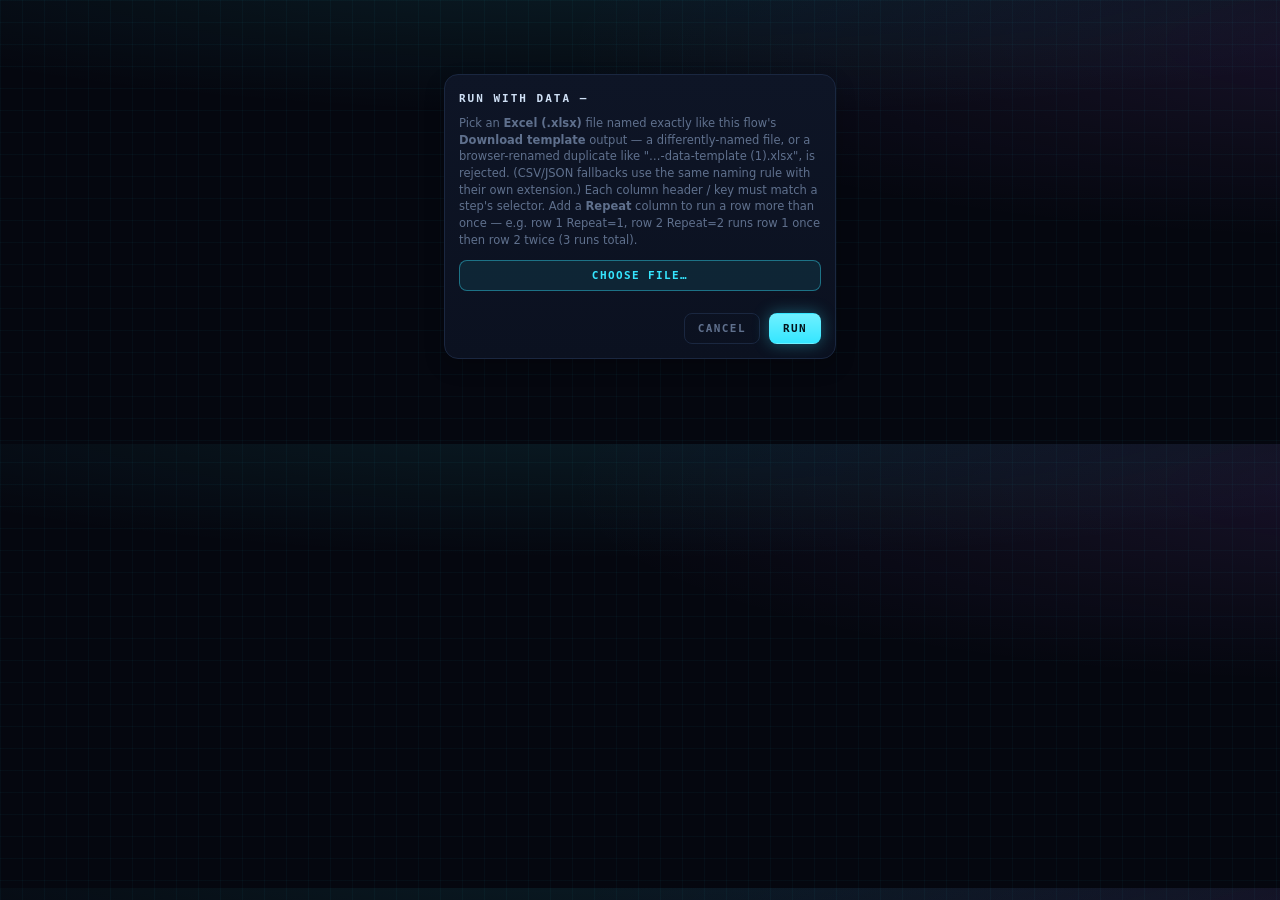
<file: dataUpload.html>
<!doctype html>
<html>
<head>
  <meta charset="utf-8">
  <title>Run with data — Flowcraft</title>
  <link rel="stylesheet" href="popup.css">
  <style>
    /* popup.css sizes body for the small toolbar dropdown; this is now a
       plain tab, so center that same card instead of pinning it top-left. */
    body { width: auto; margin: 60px auto; max-width: 420px; }
  </style>
</head>
<body>
  <div class="app">
    <div class="card">
      <strong>Run with data — <span id="flowName"></span></strong>
      <p class="hint">
        Pick an <b>Excel (.xlsx)</b> file named exactly like this flow's
        <b>Download template</b> output — a differently-named file, or a
        browser-renamed duplicate like "…-data-template (1).xlsx", is
        rejected. (CSV/JSON fallbacks use the same naming rule with their own
        extension.) Each column header / key must match a step's selector.
        Add a <b>Repeat</b> column to run a row more than once —
        e.g. row 1 Repeat=1, row 2 Repeat=2 runs row 1 once then row 2 twice
        (3 runs total).
      </p>
      <input id="fileInput" type="file"
        accept=".xlsx,application/vnd.openxmlformats-officedocument.spreadsheetml.sheet,.csv,text/csv,application/json,.json"
        hidden>
      <button id="pickBtn" class="tint-cyan block" type="button">Choose file…</button>
      <div id="preview" class="status"></div>
      <div class="row modal-actions">
        <button id="cancelBtn" class="ghost">Cancel</button>
        <button id="okBtn" class="primary" disabled>Run</button>
      </div>
    </div>
  </div>

  <!-- Credentials for any secret (username/password) field with no stored
       value — asked only once a file's been picked and validated, right
       before actually running (same timing as the old in-popup flow). -->
  <div id="secretsOverlay" class="modal-overlay" hidden>
    <div class="modal card">
      <strong>Enter credentials</strong>
      <div id="secretsFields" class="modal-fields"></div>
      <div class="row modal-actions">
        <button id="secretsCancelBtn" class="ghost">Cancel</button>
        <button id="secretsOkBtn" class="primary">Run</button>
      </div>
    </div>
  </div>

  <script src="xlsx-lite.js"></script>
  <script src="data-helpers.js"></script>
  <script src="dataUpload.js"></script>
</body>
</html>
</file>
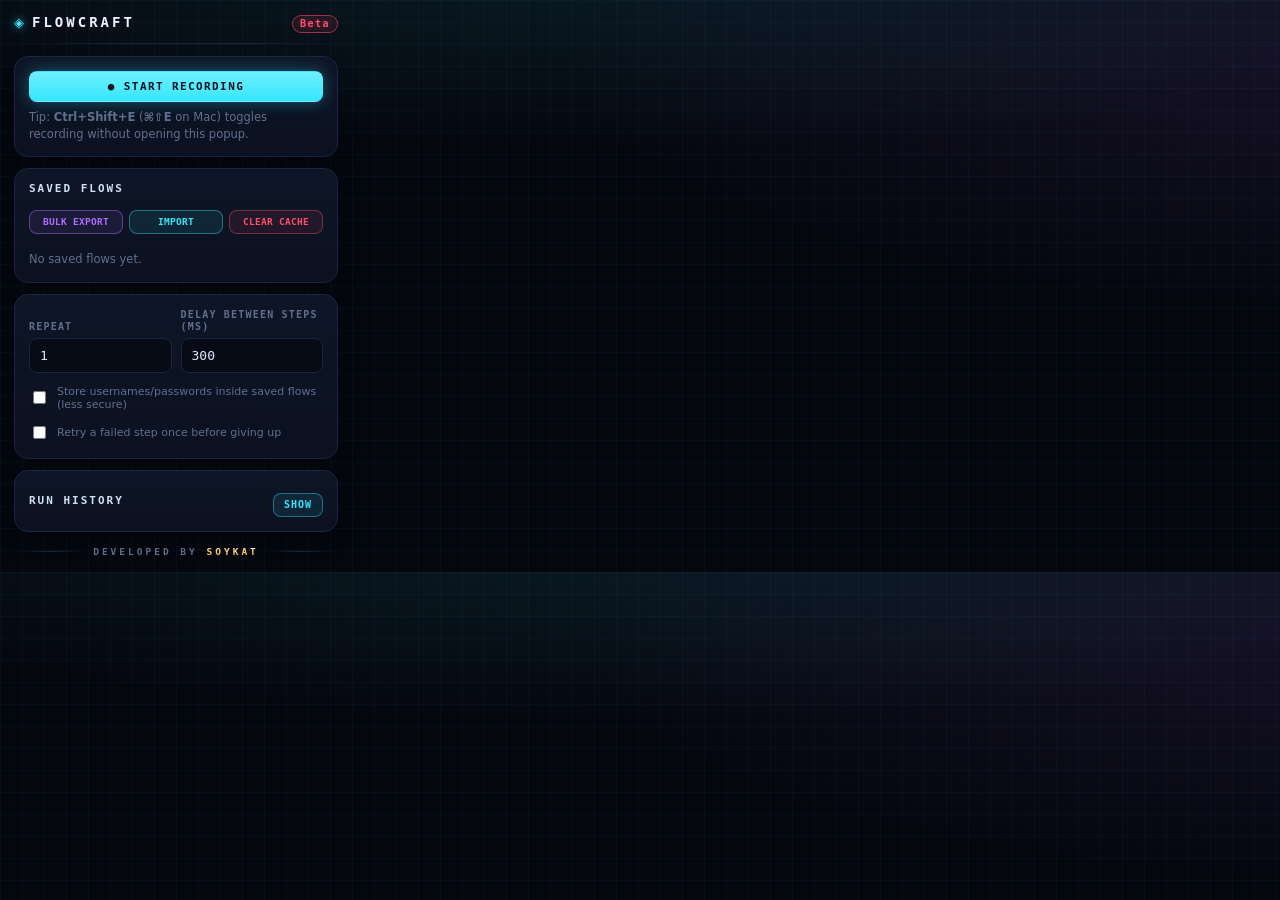
<file: popup.html>
<!doctype html>
<html>
<head>
  <meta charset="utf-8">
  <title>Flowcraft</title>
  <link rel="stylesheet" href="popup.css">
</head>
<body>
  <div class="app">
    <header class="masthead">
      <div class="title-row">
        <span class="glyph" aria-hidden="true">◈</span>
        <h1>FLOWCRAFT</h1>
        <span class="ver beta">Beta</span>
      </div>
      <div class="rail" aria-hidden="true"></div>
    </header>

    <!-- Record / Save -->
    <section class="card">
      <div id="idleView">
        <button id="startBtn" class="primary block">● Start recording</button>
        <div class="hint">Tip: <b>Ctrl+Shift+E</b> (<b>⌘⇧E</b> on Mac) toggles recording without opening this popup.</div>
      </div>

      <div id="recordingView" hidden>
        <div class="rec">● Recording…</div>
        <div id="stepCount" class="hint">0 steps</div>
        <button id="stopBtn" class="danger block">Stop</button>
      </div>

      <div id="saveView" hidden>
        <label>Name this flow</label>
        <input id="flowName" type="text" placeholder="e.g. Login and open dashboard">
        <div id="flowNameError" class="status err" hidden></div>
        <div class="row save-actions">
          <button id="saveBtn" class="primary">Save flow</button>
          <button id="editRecordingStepsBtn" class="tint-cyan">Edit steps</button>
          <button id="discardBtn" class="tint-danger">Discard</button>
        </div>
        <div id="saveMeta" class="hint"></div>
      </div>
    </section>

    <!-- Saved flows -->
    <section class="card">
      <div class="row between">
        <strong>Saved flows</strong>
      </div>
      <div class="row flow-list-actions">
        <button id="exportBtn" class="small tint-violet">Bulk export</button>
        <button id="importBtn" class="small tint-cyan">Import</button>
        <button id="clearCacheBtn" class="small tint-danger" type="button"
          title="Clear cached &quot;Run with data&quot; files stored for these flows">Clear cache</button>
      </div>
      <input id="importFile" type="file" accept="application/json,.json" hidden>
      <div id="flowList" class="list"></div>
      <div id="noFlows" class="hint">No saved flows yet.</div>
    </section>

    <!-- Run settings -->
    <section class="card">
      <div class="row">
        <div class="field">
          <label>Repeat</label>
          <input id="repeat" type="number" min="1" value="1">
        </div>
        <div class="field">
          <label>Delay between steps (ms)</label>
          <input id="delay" type="number" min="0" value="300">
        </div>
      </div>
      <label class="check">
        <input type="checkbox" id="storeSecrets">
        Store usernames/passwords inside saved flows (less secure)
      </label>
      <label class="check">
        <input type="checkbox" id="retryOnFail">
        Retry a failed step once before giving up
      </label>
      <button id="stopReplayBtn" class="ghost block" hidden>Stop replay</button>
      <div id="status" class="status"></div>
    </section>

    <!-- Run history -->
    <section class="card">
      <div class="row between">
        <strong>Run history</strong>
        <button id="toggleHistoryBtn" class="small tint-cyan" type="button">Show</button>
      </div>
      <div id="historyPanel" hidden>
        <button id="clearLogBtn" class="small tint-danger" type="button">Clear</button>
        <div id="logList" class="log-list"></div>
        <div id="noLogs" class="hint">No runs recorded yet.</div>
      </div>
    </section>

    <footer class="credit">
      <span class="line" aria-hidden="true"></span>
      <span class="mark">DEVELOPED&nbsp;BY&nbsp;<b>SOYKAT</b></span>
      <span class="line" aria-hidden="true"></span>
    </footer>
  </div>

  <!-- Credentials prompt: shown before running a flow that has username/password
       fields with no stored value. Collects all of them in one form instead of
       one native prompt() per field. -->
  <div id="secretsOverlay" class="modal-overlay" hidden>
    <div class="modal card">
      <strong>Enter credentials</strong>
      <div id="secretsFields" class="modal-fields"></div>
      <div class="row modal-actions">
        <button id="secretsCancelBtn" class="ghost">Cancel</button>
        <button id="secretsOkBtn" class="primary">Run</button>
      </div>
    </div>
  </div>

  <!-- Bulk export flow picker: lets the user choose which saved flows to
       include before downloading them as one JSON file. -->
  <div id="bulkExportOverlay" class="modal-overlay" hidden>
    <div class="modal card">
      <div class="row between">
        <strong>Select flows to export</strong>
        <div class="row" style="gap:6px;">
          <button id="bulkExportAllBtn" class="ghost small" type="button">All</button>
          <button id="bulkExportNoneBtn" class="ghost small" type="button">None</button>
        </div>
      </div>
      <div id="bulkExportList" class="modal-list"></div>
      <div class="row modal-actions">
        <button id="bulkExportCancelBtn" class="ghost">Cancel</button>
        <button id="bulkExportOkBtn" class="primary">Export</button>
      </div>
    </div>
  </div>

  <!-- Generic confirm dialog (e.g. delete flow), styled to match the app
       instead of the browser's native confirm(). -->
  <div id="confirmOverlay" class="modal-overlay" hidden>
    <div class="modal card">
      <strong id="confirmTitle">Confirm</strong>
      <p id="confirmMessage" class="hint"></p>
      <div class="row modal-actions">
        <button id="confirmCancelBtn" class="ghost">Cancel</button>
        <button id="confirmOkBtn" class="danger">OK</button>
      </div>
    </div>
  </div>

  <!-- Generic info dialog, styled to match the app instead of the browser's
       native alert(). -->
  <div id="alertOverlay" class="modal-overlay" hidden>
    <div class="modal card">
      <strong id="alertTitle">Flowcraft</strong>
      <p id="alertMessage" class="hint"></p>
      <div class="row modal-actions">
        <button id="alertOkBtn" class="primary">OK</button>
      </div>
    </div>
  </div>

  <!-- Generic single-line text prompt (e.g. rename flow), styled to match
       the app instead of the browser's native prompt(). -->
  <div id="promptOverlay" class="modal-overlay" hidden>
    <div class="modal card">
      <strong id="promptTitle">Flowcraft</strong>
      <div class="field">
        <input id="promptInput" type="text">
      </div>
      <div class="row modal-actions">
        <button id="promptCancelBtn" class="ghost">Cancel</button>
        <button id="promptOkBtn" class="primary">OK</button>
      </div>
    </div>
  </div>

  <!-- Step editor: lets a user view/reorder/edit/delete the recorded steps
       of either a pending (not-yet-saved) recording or an already-saved
       flow, and add manual Wait / Assert steps. -->
  <div id="stepsOverlay" class="modal-overlay" hidden>
    <div class="modal card wide">
      <div class="row between">
        <strong>Edit steps</strong>
        <span id="stepsCount" class="hint"></span>
      </div>
      <label class="hint" for="startUrlInput">Start URL — the flow opens this address first. Change it to run on another environment.</label>
      <input id="startUrlInput" type="text" placeholder="https://…">
      <div id="stepsList" class="step-editor-list"></div>
      <div class="row" style="gap:6px;">
        <select id="addStepType" style="flex:1;">
          <option value="wait">Wait (ms)</option>
          <option value="navigate">Go to URL</option>
          <option value="keypress">Key press (Enter / Esc / Tab)</option>
          <option value="assertVisible">Assert visible</option>
          <option value="assertText">Assert text</option>
        </select>
        <button id="addStepBtn" class="small tint-cyan" type="button">Add step</button>
      </div>
      <div class="row modal-actions">
        <button id="stepsCancelBtn" class="ghost">Cancel</button>
        <button id="stepsSaveBtn" class="primary">Save</button>
      </div>
    </div>
  </div>

  <script src="xlsx-lite.js"></script>
  <script src="data-helpers.js"></script>
  <script src="popup.js"></script>
</body>
</html>
</file>
<file: popup.css>
/* Flowcraft — HUD / telemetry-console theme */
:root {
  --bg:        #05070f;
  --bg-2:      #0a0f1e;
  --panel:     #0b1120;
  --panel-2:   #0e1526;
  --line:      #1a2740;
  --line-soft: #14203a;
  --text:      #dbe7f7;
  --muted:     #5f708d;
  --cyan:      #35e6ff;
  --violet:    #b06cff;
  --danger:    #ff4d6d;
  --ok:        #37f0a8;
  --warn:      #ffb020;

  --mono: ui-monospace, "JetBrains Mono", "SF Mono", "Cascadia Mono", Consolas, monospace;
  --sans: system-ui, -apple-system, "Segoe UI", Roboto, sans-serif;
}

* { box-sizing: border-box; }

/* Replace the browser's default chunky OS scrollbar with a slim themed one
   wherever content scrolls (the popup body, modal lists, etc). */
html { scrollbar-width: thin; scrollbar-color: rgba(53,230,255,.3) transparent; }
::-webkit-scrollbar { width: 8px; height: 8px; }
::-webkit-scrollbar-track { background: transparent; }
::-webkit-scrollbar-thumb {
  background: rgba(53,230,255,.28);
  border-radius: 8px;
  border: 2px solid transparent;
  background-clip: padding-box;
}
::-webkit-scrollbar-thumb:hover { background: rgba(53,230,255,.5); background-clip: padding-box; }

body {
  margin: 0;
  width: 352px;
  color: var(--text);
  font: 13px/1.45 var(--sans);
  background:
    radial-gradient(120% 60% at 50% -10%, rgba(53,230,255,.10), transparent 60%),
    radial-gradient(120% 80% at 110% 10%, rgba(176,108,255,.10), transparent 55%),
    var(--bg);
}

/* faint scan grid */
body::before {
  content: "";
  position: fixed; inset: 0;
  background-image:
    linear-gradient(rgba(53,230,255,.035) 1px, transparent 1px),
    linear-gradient(90deg, rgba(53,230,255,.035) 1px, transparent 1px);
  background-size: 22px 22px;
  pointer-events: none;
  z-index: 0;
}

.app { position: relative; z-index: 1; padding: 14px; }

/* ---------- masthead ---------- */
.masthead { margin-bottom: 12px; }
.title-row { display: flex; align-items: baseline; gap: 8px; }
.glyph {
  color: var(--cyan);
  font-size: 13px;
  text-shadow: 0 0 10px rgba(53,230,255,.8);
}
h1 {
  margin: 0;
  font: 700 14px/1 var(--mono);
  letter-spacing: 3px;
  color: #eaf3ff;
}
.ver {
  margin-left: auto;
  font: 700 10px/1 var(--mono);
  letter-spacing: 1.5px;
  color: var(--muted);
  border: 1px solid var(--line);
  padding: 3px 7px;
  border-radius: 999px;
}
.ver.beta {
  color: var(--danger);
  border-color: rgba(255,77,109,.55);
  background: rgba(255,77,109,.08);
  text-shadow: 0 0 8px rgba(255,77,109,.5);
}

/* signature: quiet divider under the masthead */
.rail {
  height: 1px;
  margin-top: 10px;
  background: linear-gradient(90deg, transparent, var(--line), var(--line) 70%, transparent);
}

/* ---------- modules (cards) ---------- */
.card {
  position: relative;
  background:
    linear-gradient(180deg, var(--panel-2), var(--panel));
  border: 1px solid var(--line);
  border-radius: 14px;
  padding: 14px;
  margin-bottom: 11px;
  box-shadow: 0 8px 20px rgba(0,0,0,.22);
}

/* ---------- typography bits ---------- */
label {
  display: block;
  color: var(--muted);
  margin-bottom: 5px;
  font: 600 10px/1.2 var(--mono);
  letter-spacing: 1.2px;
  text-transform: uppercase;
}
strong {
  font: 700 11px/1 var(--mono);
  letter-spacing: 2px;
  text-transform: uppercase;
  color: #cfe0f5;
}
.hint { color: var(--muted); font-size: 11.5px; margin-top: 7px; overflow-wrap: anywhere; }

/* ---------- inputs ---------- */
input[type="text"], input[type="number"] {
  width: 100%;
  padding: 9px 10px;
  background: #060b16;
  border: 1px solid var(--line);
  border-radius: 8px;
  color: var(--text);
  font: 13px var(--mono);
  outline: none;
  transition: border-color .15s, box-shadow .15s;
}
input[type="text"]:focus, input[type="number"]:focus {
  border-color: var(--cyan);
  box-shadow: 0 0 0 1px rgba(53,230,255,.35), 0 0 14px rgba(53,230,255,.18);
}

select {
  width: 100%;
  padding: 8px 9px;
  background: #060b16;
  border: 1px solid var(--line);
  border-radius: 8px;
  color: var(--text);
  font: 12px var(--mono);
  outline: none;
  transition: border-color .15s, box-shadow .15s;
}
select:focus {
  border-color: var(--cyan);
  box-shadow: 0 0 0 1px rgba(53,230,255,.35), 0 0 14px rgba(53,230,255,.18);
}

/* ---------- buttons ---------- */
button {
  cursor: pointer;
  border: 1px solid var(--line);
  border-radius: 8px;
  padding: 9px 13px;
  background: #10182b;
  color: var(--text);
  font: 700 11px/1 var(--mono);
  letter-spacing: 1.4px;
  text-transform: uppercase;
  transition: transform .06s, box-shadow .15s, border-color .15s, background .15s;
}
button:hover { border-color: rgba(53,230,255,.5); }
button:active { transform: translateY(1px); }
button:focus-visible { outline: 2px solid var(--cyan); outline-offset: 2px; }

button.primary {
  border-color: transparent;
  color: #04121a;
  background: linear-gradient(180deg, #6ff0ff, var(--cyan));
  box-shadow: 0 0 16px rgba(53,230,255,.35);
}
button.primary:hover { box-shadow: 0 0 22px rgba(53,230,255,.55); }

button.danger {
  border-color: transparent;
  color: #1a0308;
  background: linear-gradient(180deg, #ff7d95, var(--danger));
  box-shadow: 0 0 16px rgba(255,77,109,.35);
}
button.ghost { background: transparent; color: var(--muted); }
button.ghost:hover { color: var(--cyan); }
button.block { width: 100%; }
button.small { padding: 6px 10px; font-size: 10px; letter-spacing: 1px; }

/* ---------- tinted buttons (colored outline + wash, no full fill) ---------- */
/* Used where a plain .ghost button reads as too faint/low-contrast to notice
   at a glance — bulk export/import, and each saved flow's action icons. */
button.tint-cyan   { color: var(--cyan);   border-color: rgba(53,230,255,.4);  background: rgba(53,230,255,.09); }
button.tint-violet { color: var(--violet); border-color: rgba(176,108,255,.45); background: rgba(176,108,255,.09); }
button.tint-green  { color: var(--ok);     border-color: rgba(55,240,168,.4);  background: rgba(55,240,168,.09); }
button.tint-danger { color: var(--danger); border-color: rgba(255,77,109,.4);  background: rgba(255,77,109,.09); }

button.tint-cyan:hover   { background: rgba(53,230,255,.18);  border-color: rgba(53,230,255,.7);  box-shadow: 0 0 12px rgba(53,230,255,.3); }
button.tint-violet:hover { background: rgba(176,108,255,.18); border-color: rgba(176,108,255,.7); box-shadow: 0 0 12px rgba(176,108,255,.3); }
button.tint-green:hover  { background: rgba(55,240,168,.18);  border-color: rgba(55,240,168,.7);  box-shadow: 0 0 12px rgba(55,240,168,.3); }
button.tint-danger:hover { background: rgba(255,77,109,.18);  border-color: rgba(255,77,109,.7);  box-shadow: 0 0 12px rgba(255,77,109,.3); }

/* ---------- layout helpers ---------- */
.row { display: flex; gap: 9px; align-items: flex-end; }
.row.between { justify-content: space-between; align-items: center; }
.row .field { flex: 1; }
.row > button { margin-top: 8px; }

/* Save flow / Edit steps / Discard — equal width AND equal (single-line)
   height, so the trio reads as one deliberate button group instead of
   "Save flow"/"Edit steps" wrapping to two lines while "Discard" stays on
   one. */
.save-actions > button {
  flex: 1;
  min-width: 0;
  padding: 9px 6px;
  font-size: 10px;
  letter-spacing: 1px;
  white-space: nowrap;
}

/* Bulk export / Import / Clear cache — own full-width row below the "Saved
   flows" label (instead of squeezed beside it) so all three get enough room
   to stay equal-width, single-line, and fully legible. */
.flow-list-actions {
  gap: 6px;
  margin-top: 8px;
}
.flow-list-actions > button {
  flex: 1;
  min-width: 0;
  padding: 6px 4px;
  font-size: 9.5px;
  letter-spacing: .3px;
  white-space: nowrap;
  overflow: hidden;
  text-overflow: ellipsis;
  text-align: center;
}

/* ---------- recording state ---------- */
.rec {
  font: 700 12px/1 var(--mono);
  letter-spacing: 2px;
  color: var(--danger);
  text-shadow: 0 0 12px rgba(255,77,109,.7);
  margin-bottom: 6px;
  animation: blink 1.1s steps(2, start) infinite;
}
@keyframes blink { 50% { opacity: .35; } }

/* ---------- saved flows ---------- */
.list { margin-top: 10px; display: flex; flex-direction: column; gap: 9px; }
.flow {
  position: relative;
  border: 1px solid var(--line-soft);
  border-left: 2px solid rgba(53,230,255,.6);
  border-radius: 8px;
  padding: 9px 10px;
  background: rgba(9,15,28,.6);
}
.flow-head { display: flex; align-items: flex-start; justify-content: space-between; gap: 8px; }
.flow .name { font: 700 12px var(--sans); color: #e9f2ff; word-break: break-word; }
.flow-head .name { flex: 1; min-width: 0; }

/* eye-catching yellow badge: shown only when this flow has a validated
   data file associated via "Run with data" */
.data-badge {
  flex: none;
  display: inline-flex;
  align-items: center;
  gap: 5px;
  font: 700 9px/1.4 var(--mono);
  letter-spacing: 1.1px;
  text-transform: uppercase;
  color: #2a1900;
  background: linear-gradient(180deg, #ffdd8a, var(--warn));
  border: 1px solid rgba(255, 176, 32, .8);
  border-radius: 999px;
  padding: 3px 6px 3px 9px;
  box-shadow: 0 0 10px rgba(255, 176, 32, .55);
  white-space: nowrap;
}
.data-badge[hidden] { display: none; }
.data-badge-clear {
  all: unset;
  cursor: pointer;
  display: flex;
  align-items: center;
  justify-content: center;
  width: 13px;
  height: 13px;
  border-radius: 50%;
  color: #2a1900;
  font-size: 8px;
  line-height: 1;
}
.data-badge-clear:hover { background: rgba(0, 0, 0, .18); }
.flow .meta {
  font: 500 10.5px/1.3 var(--mono);
  letter-spacing: .4px;
  color: var(--muted);
  margin: 3px 0 8px;
}
.flow .actions { display: flex; flex-direction: column; gap: 6px; }
.run-row { display: flex; gap: 6px; }
.run-row .primary { flex: 1; }
.icon-row {
  display: flex;
  gap: 6px;
  flex-wrap: nowrap;
  padding-top: 10px;
  margin-top: 2px;
  border-top: 1px solid var(--line-soft);
}

/* dedicated one-click "run exactly what the data file says" button —
   only shown once a flow has a validated data file with rows to run */
.data-run-btn {
  flex: 1;
  border-color: rgba(255, 176, 32, .55);
  background: linear-gradient(180deg, rgba(255, 176, 32, .24), rgba(255, 176, 32, .12));
  color: #ffd166;
  box-shadow: 0 0 12px rgba(255, 176, 32, .18);
}
.data-run-btn:hover { border-color: rgba(255, 176, 32, .85); box-shadow: 0 0 16px rgba(255, 176, 32, .35); }
.data-run-btn[hidden] { display: none; }

/* icon buttons (rename/edit/data/template/duplicate/export/delete on each
   saved flow) — each one flexes to fill the row edge-to-edge in a single
   line, rather than a fixed small size clustered in the middle */
.icon-btn {
  flex: 1 1 0;
  min-width: 0;
  height: 36px;
  padding: 0;
  display: flex;
  align-items: center;
  justify-content: center;
  border-radius: 9px;
  transition: transform .12s ease, box-shadow .15s, border-color .15s, background .15s;
}
.icon-btn svg { width: 15px; height: 15px; flex: none; }
.icon-btn:hover { transform: translateY(-1px); }
.icon-btn:active { transform: translateY(0); }
.icon-btn svg { display: block; }

/* ---------- checkbox ---------- */
.check {
  display: flex; align-items: center; gap: 8px;
  color: var(--muted);
  margin: 12px 0 2px;
  font: 500 11px var(--sans);
  text-transform: none; letter-spacing: 0;
}
.check input { width: auto; accent-color: var(--cyan); }

/* ---------- status ---------- */
.status {
  margin-top: 11px;
  font: 700 12px/1.4 var(--mono);
  letter-spacing: .4px;
  color: var(--muted);
  text-align: center;
}
.status:empty { margin-top: 0; }
.status.running,
.status.ok,
.status.err,
.status.warn {
  padding: 9px 11px;
  border-radius: 8px;
  border: 1px solid var(--line);
  background: rgba(10,16,30,.7);
}
.status.running {
  color: var(--cyan);
  border-color: rgba(53,230,255,.55);
  box-shadow: 0 0 16px rgba(53,230,255,.25);
  text-shadow: 0 0 10px rgba(53,230,255,.7);
  animation: statusPulse 1.1s ease-in-out infinite;
}
.status.ok {
  color: var(--ok);
  border-color: rgba(55,240,168,.55);
  box-shadow: 0 0 16px rgba(55,240,168,.25);
  text-shadow: 0 0 10px rgba(55,240,168,.7);
  animation: statusPop .35s ease-out;
}
.status.warn {
  color: var(--warn);
  border-color: rgba(255,176,32,.55);
  box-shadow: 0 0 16px rgba(255,176,32,.25);
  text-shadow: 0 0 10px rgba(255,176,32,.7);
}
.status.err {
  color: var(--danger);
  border-color: rgba(255,77,109,.6);
  box-shadow: 0 0 16px rgba(255,77,109,.3);
  text-shadow: 0 0 10px rgba(255,77,109,.7);
  animation: statusShake .4s ease-out;
}
@keyframes statusPulse { 0%, 100% { opacity: 1; } 50% { opacity: .5; } }
@keyframes statusPop   { 0% { transform: scale(.97); opacity: .4; } 100% { transform: scale(1); opacity: 1; } }
@keyframes statusShake {
  10%, 90% { transform: translateX(-1px); }
  20%, 80% { transform: translateX(2px); }
  30%, 50%, 70% { transform: translateX(-3px); }
  40%, 60% { transform: translateX(3px); }
}

/* ---------- credit footer (signature line) ---------- */
.credit {
  display: flex; align-items: center; gap: 10px;
  padding: 4px 2px 2px;
}
.credit .line {
  flex: 1; height: 1px;
  background: linear-gradient(90deg, transparent, var(--line), transparent);
}
.credit .mark {
  font: 700 9.5px/1 var(--mono);
  letter-spacing: 3px;
  color: var(--muted);
}
.credit .mark b {
  position: relative;
  font-weight: 800;
  background: linear-gradient(180deg, #fff3c4 0%, #ffd166 22%, #ff9a2c 46%, #ff5a1f 72%, #ff2d55 100%);
  background-size: 100% 220%;
  -webkit-background-clip: text;
  background-clip: text;
  color: transparent;
  animation: creditFlame 2.6s ease-in-out infinite;
}
@keyframes creditFlame {
  0%, 100% { background-position: 0% 0%;  filter: drop-shadow(0 0 5px rgba(255,120,40,.6))  drop-shadow(0 0 12px rgba(255,45,85,.3)); }
  22%      { background-position: 0% 35%; filter: drop-shadow(0 0 8px rgba(255,160,60,.85)) drop-shadow(0 0 18px rgba(255,80,30,.45)); }
  48%      { background-position: 0% 65%; filter: drop-shadow(0 0 4px rgba(255,100,30,.5))  drop-shadow(0 0 10px rgba(255,45,85,.25)); }
  74%      { background-position: 0% 45%; filter: drop-shadow(0 0 9px rgba(255,170,70,.9))   drop-shadow(0 0 20px rgba(255,90,30,.5)); }
  88%      { background-position: 0% 15%; filter: drop-shadow(0 0 6px rgba(255,130,45,.65))  drop-shadow(0 0 14px rgba(255,45,85,.35)); }
}

/* ---------- credentials modal ---------- */
.modal-overlay {
  position: fixed; inset: 0;
  background: rgba(2,4,10,.72);
  display: flex; align-items: center; justify-content: center;
  padding: 16px;
  z-index: 10;
}
.modal-overlay[hidden] { display: none; }
.modal { width: 100%; max-width: 300px; margin-bottom: 0; }
.modal.wide { max-width: 324px; }
.modal > strong { display: block; margin-bottom: 10px; }
.modal-fields { display: flex; flex-direction: column; gap: 10px; }
.modal-fields input[type="text"], .modal-fields input[type="password"] {
  width: 100%;
  padding: 9px 10px;
  background: #060b16;
  border: 1px solid var(--line);
  border-radius: 8px;
  color: var(--text);
  font: 13px var(--mono);
  outline: none;
  transition: border-color .15s, box-shadow .15s;
}
.modal-fields input:focus {
  border-color: var(--cyan);
  box-shadow: 0 0 0 1px rgba(53,230,255,.35), 0 0 14px rgba(53,230,255,.18);
}
.modal-actions { justify-content: flex-end; margin-top: 14px; }
/* Confirm dialog messages sometimes include line breaks (e.g. "Run data"'s
   per-field preview) — preserve them instead of collapsing to one line. */
#confirmMessage { white-space: pre-wrap; max-height: 220px; overflow-y: auto; }
.modal-list {
  max-height: 220px;
  overflow-y: auto;
  display: flex;
  flex-direction: column;
  gap: 2px;
  margin: 10px 0 2px;
}
.modal-list .check {
  margin: 0;
  padding: 6px 4px;
  border-radius: 6px;
}
.modal-list .check:hover { background: rgba(53,230,255,.06); }

/* ---------- step editor (Edit steps modal) ---------- */
.step-editor-list {
  max-height: 260px;
  overflow-y: auto;
  display: flex;
  flex-direction: column;
  gap: 8px;
  margin: 10px 0;
}
.step-item {
  border: 1px solid var(--line-soft);
  border-radius: 8px;
  padding: 8px;
  background: rgba(9,15,28,.6);
}
.step-item input, .step-item select { margin-top: 6px; }
.step-item .step-head { display: flex; align-items: center; gap: 6px; flex-wrap: wrap; }
.step-item .badge {
  font: 700 9px/1.6 var(--mono);
  letter-spacing: .8px;
  text-transform: uppercase;
  color: var(--cyan);
  border: 1px solid rgba(53,230,255,.35);
  background: rgba(53,230,255,.08);
  border-radius: 999px;
  padding: 2px 8px;
}
.step-item .badge.warn {
  color: var(--warn);
  border-color: rgba(255,176,32,.4);
  background: rgba(255,176,32,.08);
}
.step-item .step-controls { display: flex; gap: 4px; margin-top: 8px; justify-content: flex-end; }
.step-item .step-controls button { padding: 4px 9px; font-size: 10px; }
.step-item .check { margin: 6px 0 0; }

/* ---------- run history ---------- */
.log-list {
  max-height: 260px;
  overflow-y: auto;
  display: flex;
  flex-direction: column;
  gap: 8px;
  margin-top: 10px;
}
.log-item {
  border: 1px solid var(--line-soft);
  border-radius: 8px;
  padding: 8px 9px;
  font: 12px/1.4 var(--sans);
  background: rgba(9,15,28,.6);
}
.log-item.err { border-color: rgba(255,77,109,.4); }
.log-item b { color: #e9f2ff; }

.log-item-head { display: flex; align-items: flex-start; justify-content: space-between; gap: 8px; }
.log-item-head > .log-item-info { flex: 1; min-width: 0; }
.log-item-head > button { flex: none; }

.shot-wrap { margin-top: 8px; }
.shot-wrap + .shot-wrap { margin-top: 12px; padding-top: 10px; border-top: 1px dashed var(--line-soft); }
.shot-wrap img {
  max-width: 100%;
  border-radius: 6px;
  display: block;
  cursor: pointer;
  border: 1px solid var(--line-soft);
}
.shot-toolbar { display: flex; gap: 6px; margin-top: 6px; flex-wrap: wrap; }
.shot-toolbar button { padding: 4px 9px; font-size: 10px; }

/* ---------- a11y ---------- */
@media (prefers-reduced-motion: reduce) {
  .rec { animation: none; }
  .status.running, .status.ok, .status.err { animation: none; }
  .credit .mark b { animation: none; filter: drop-shadow(0 0 8px rgba(255,120,40,.6)); }
}
</file>
